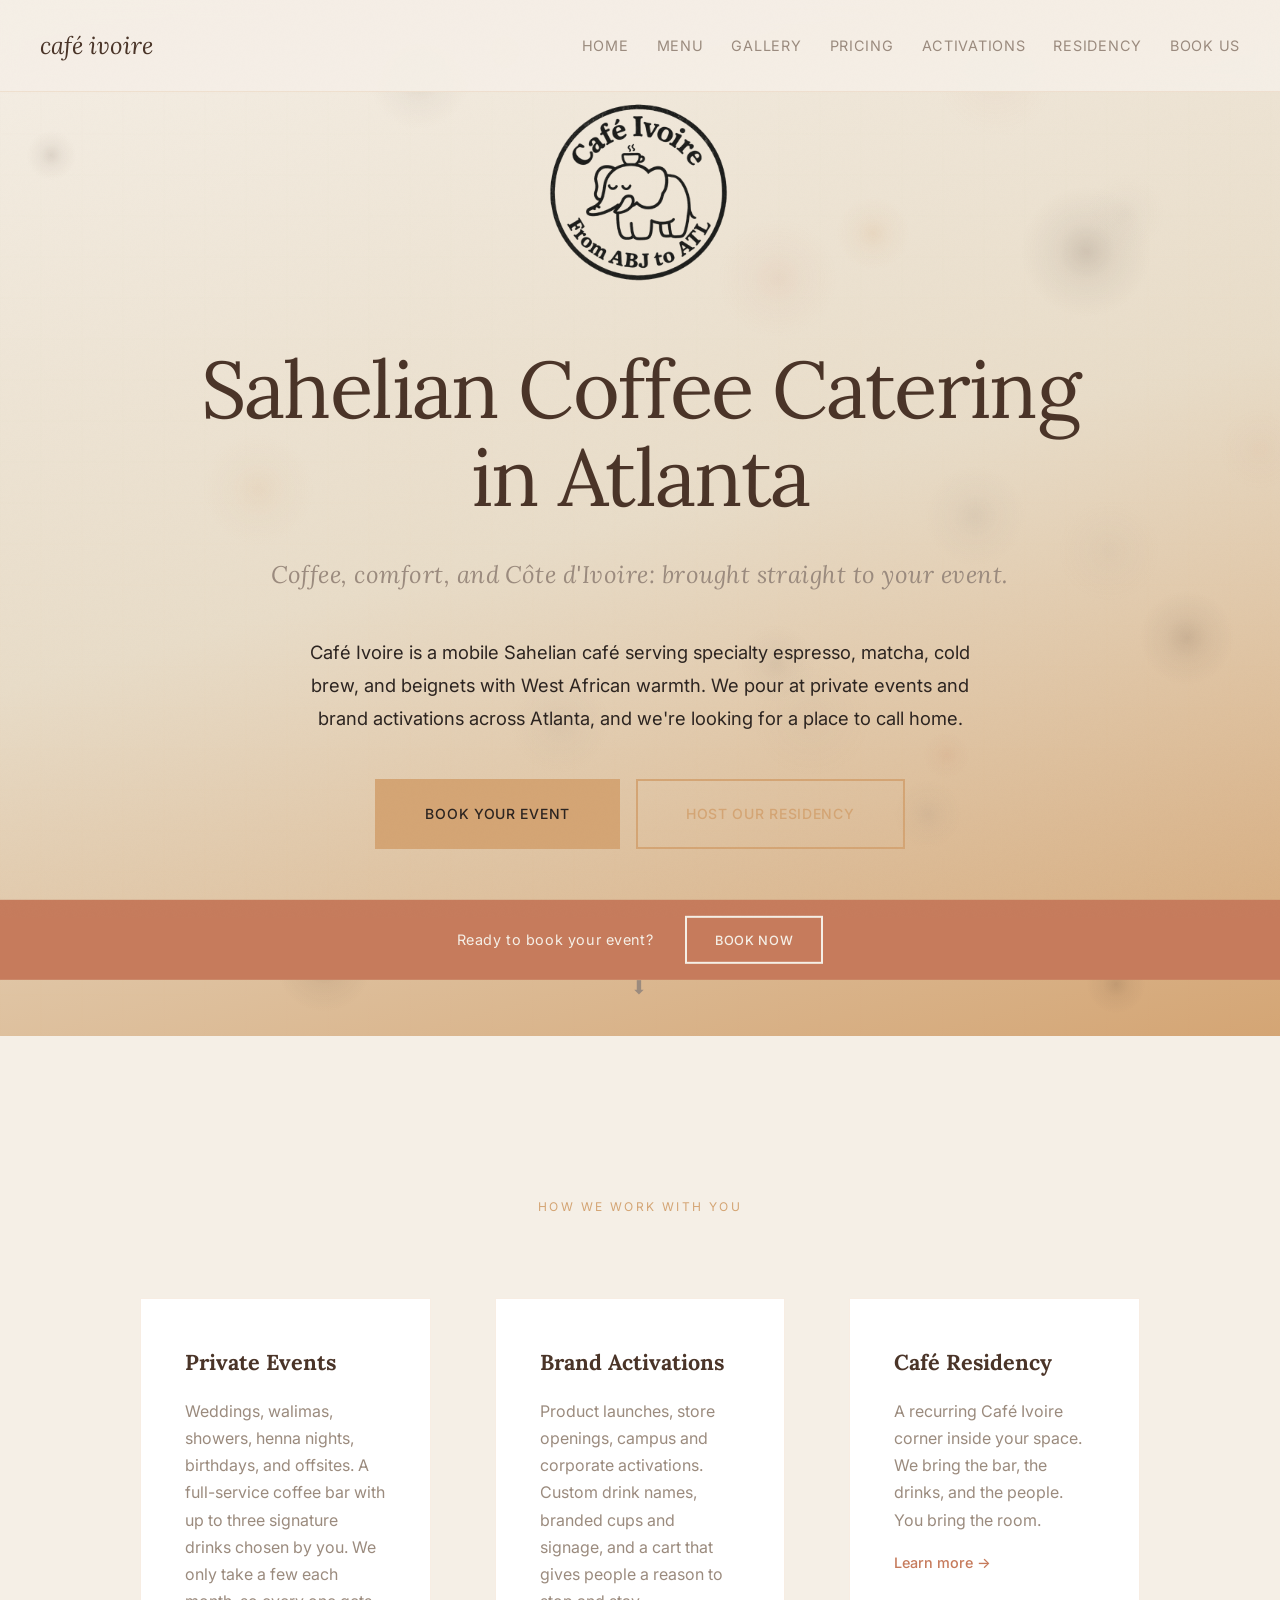
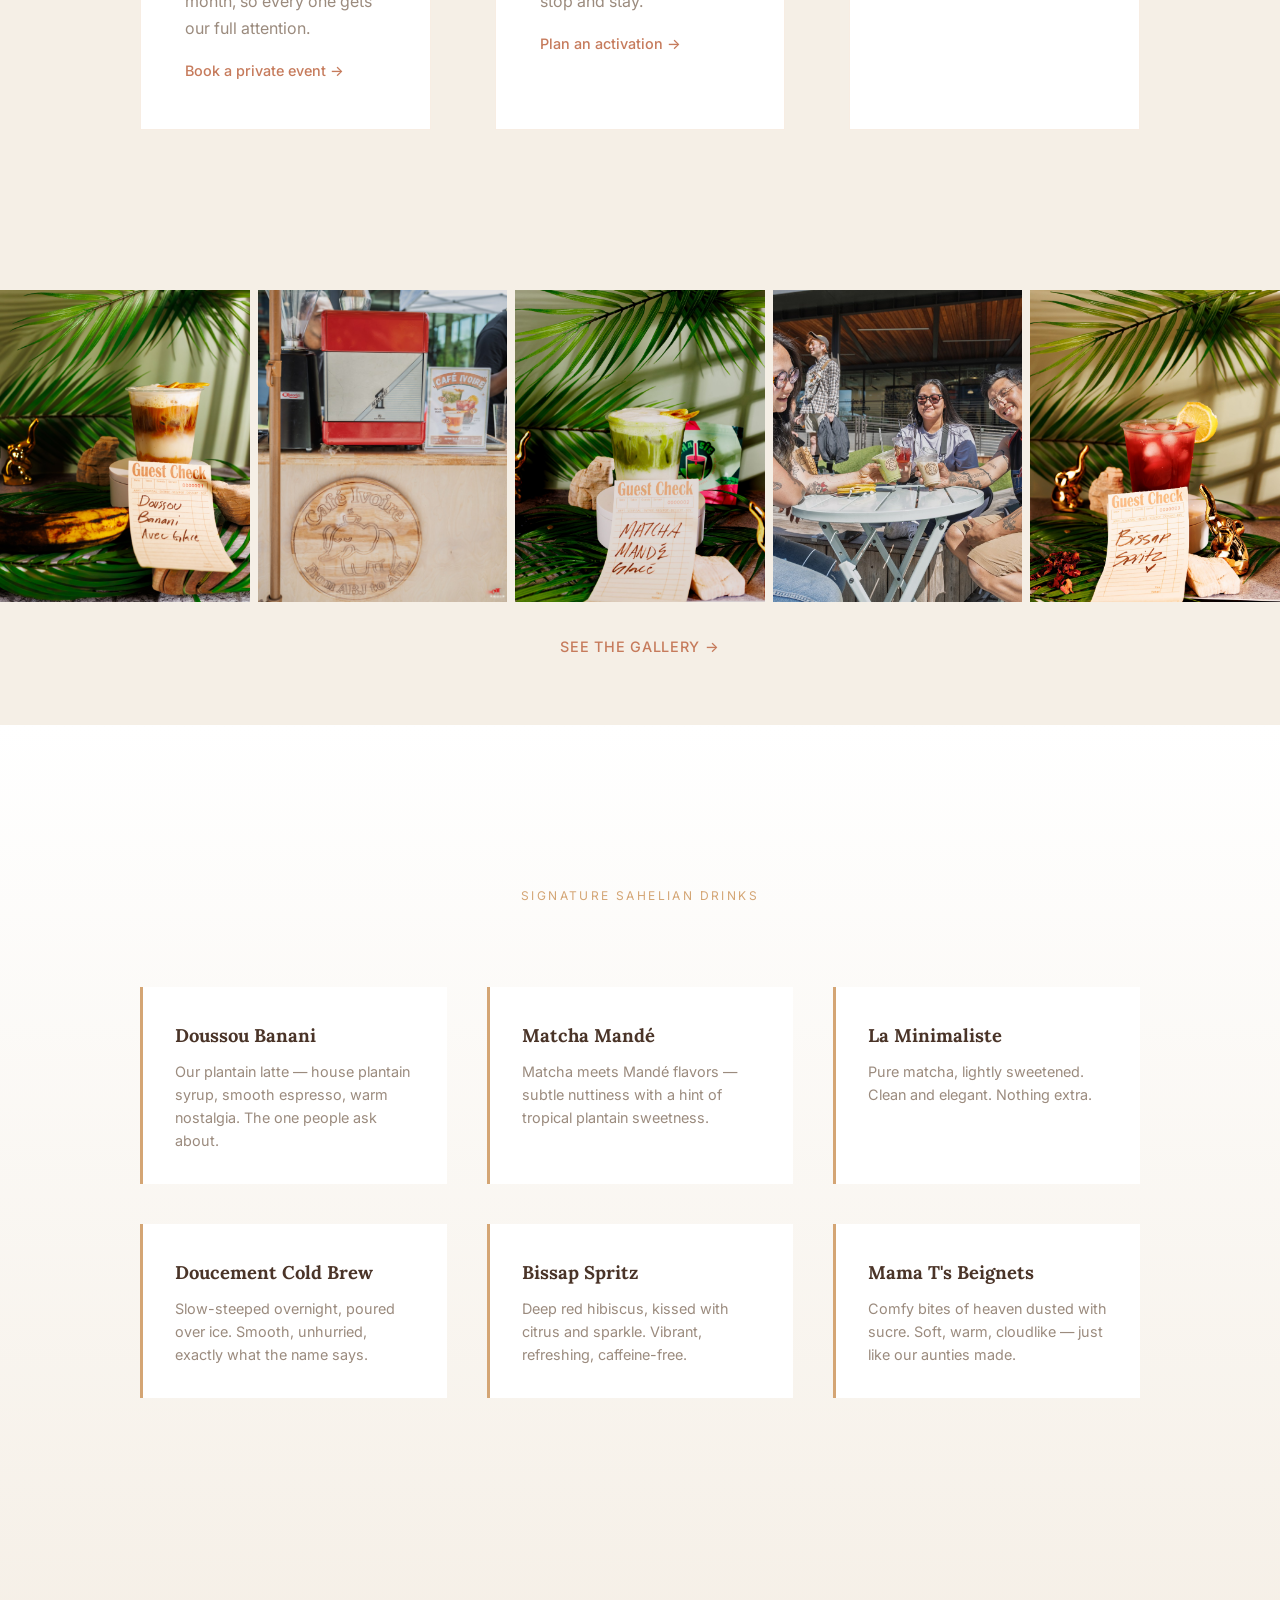
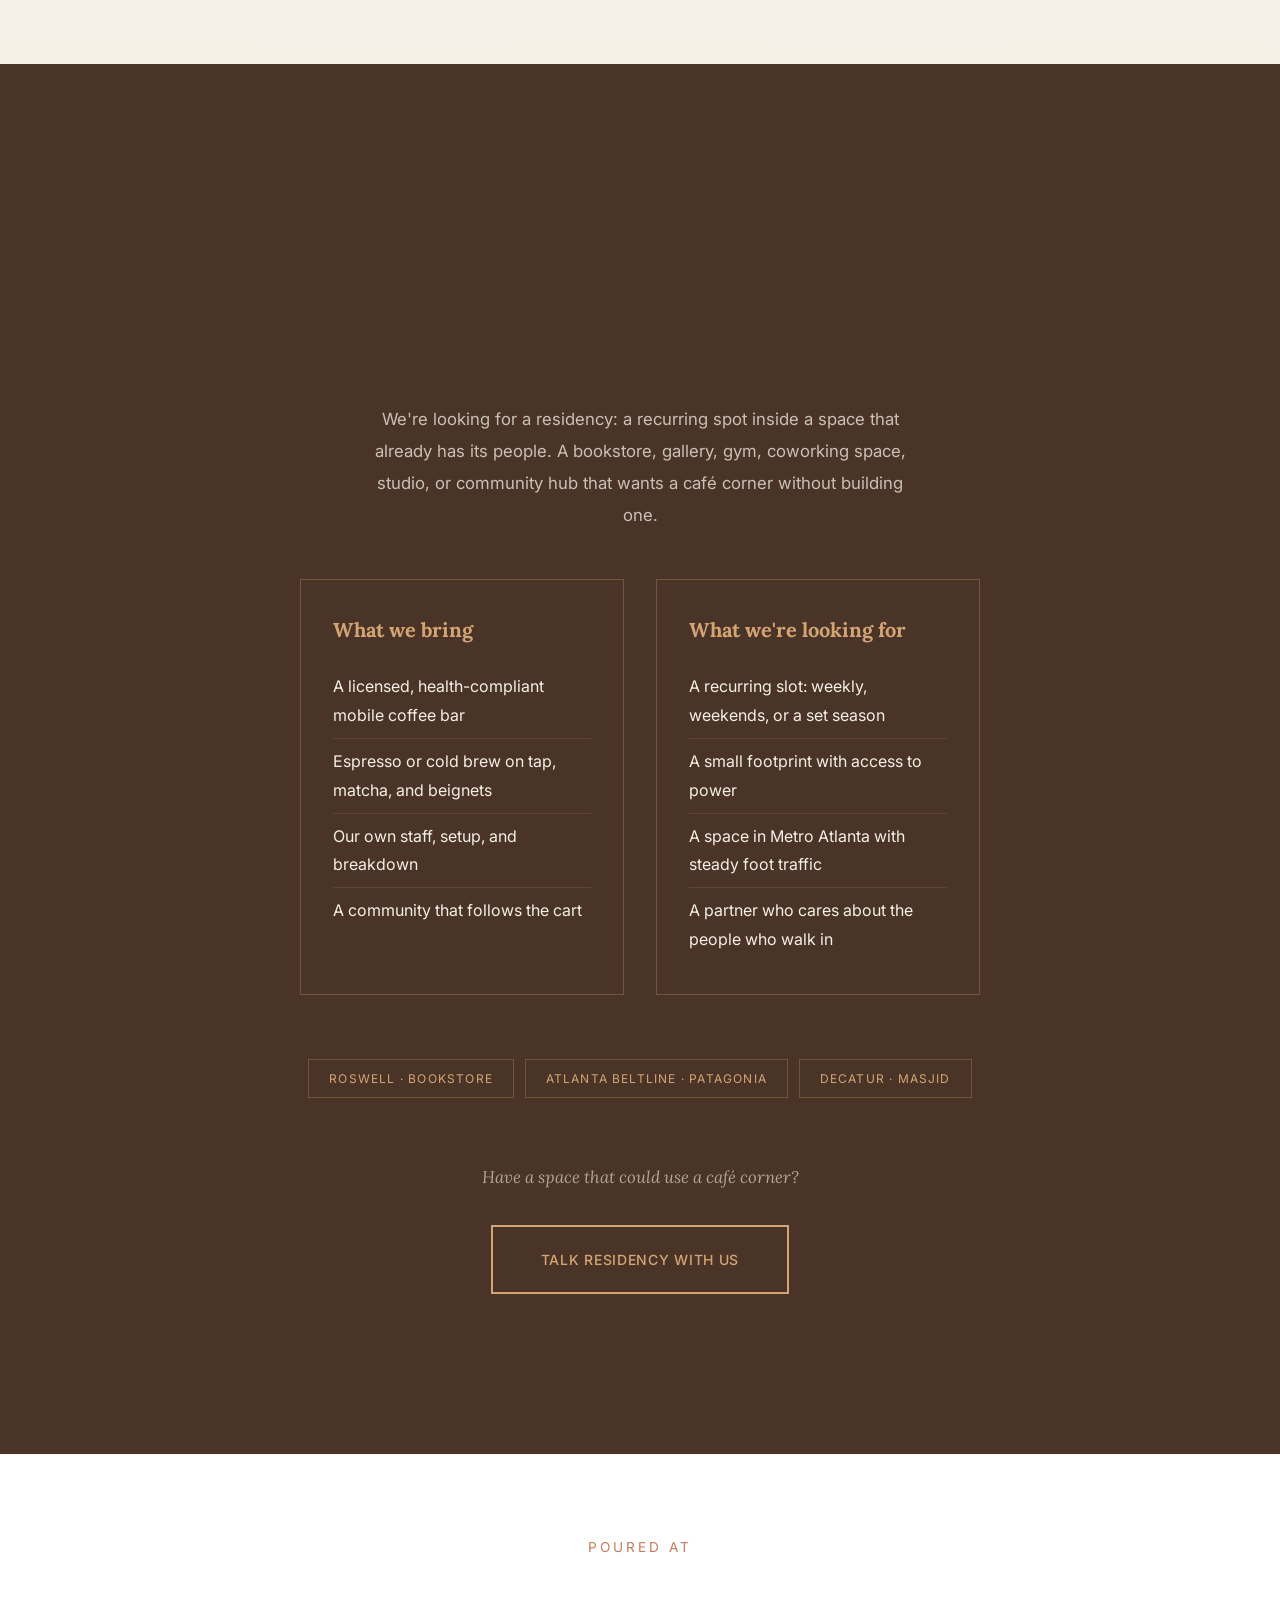
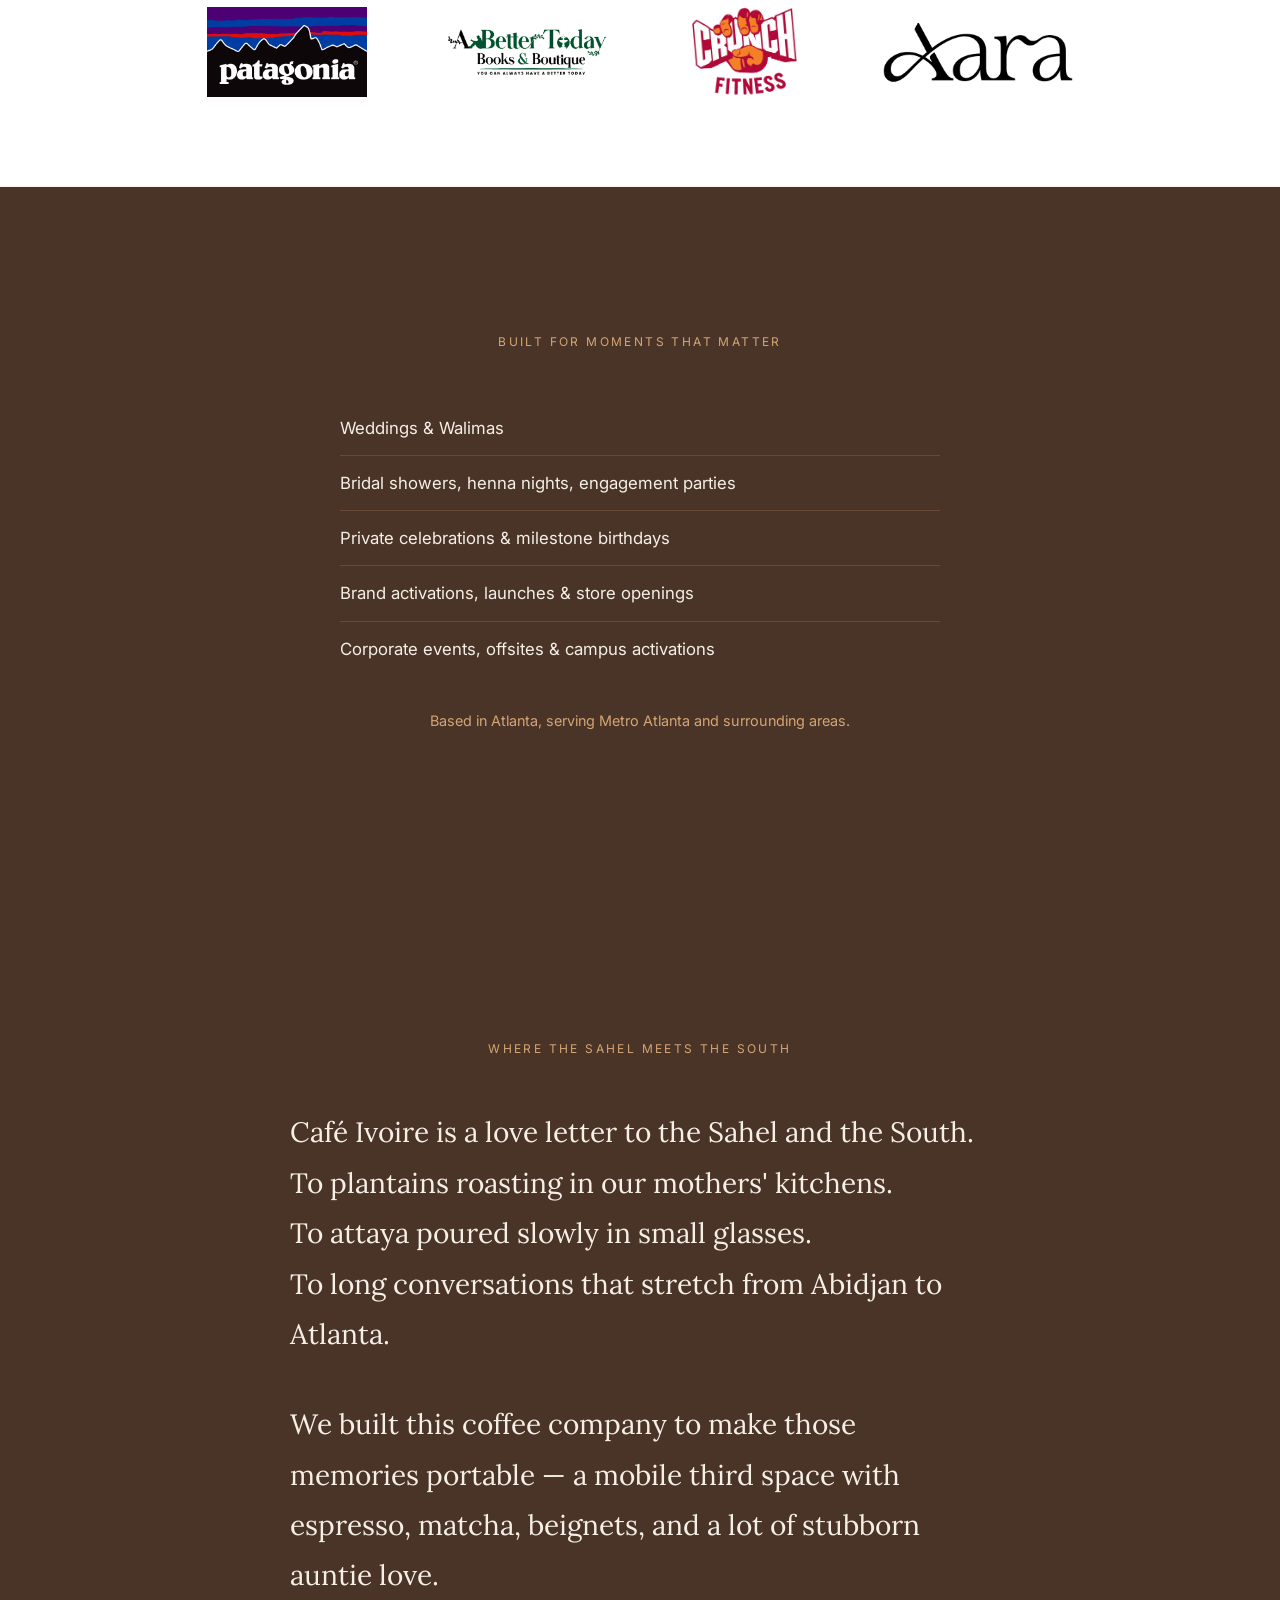
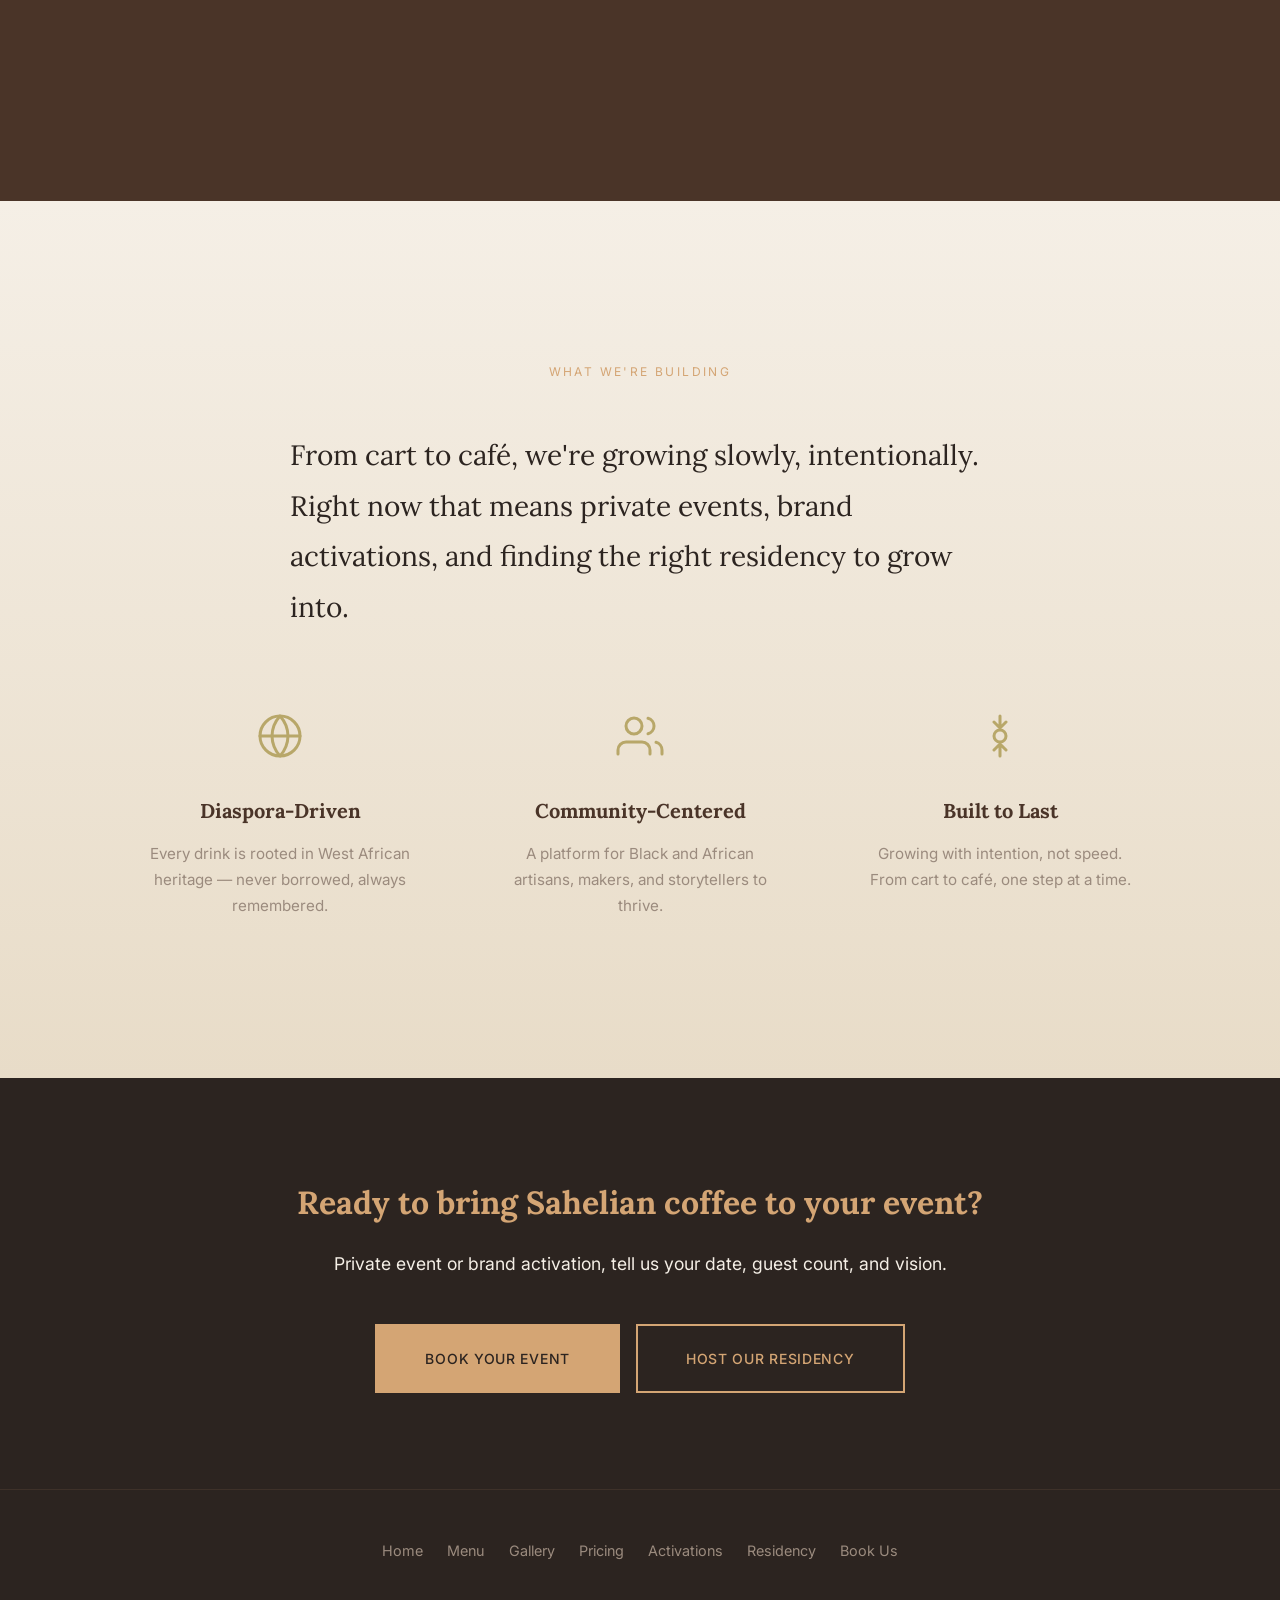
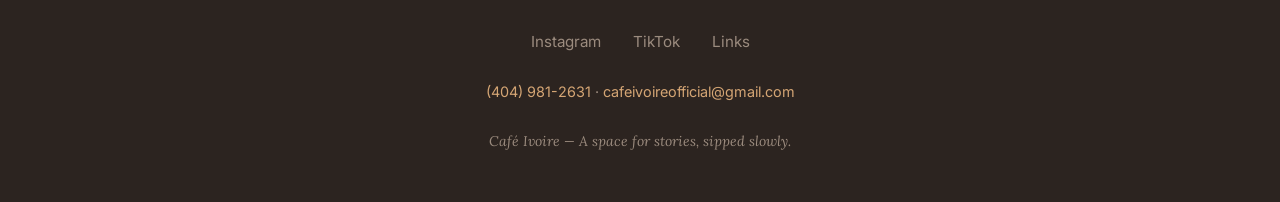
<file: index.html>
<!DOCTYPE html>
<html lang="en">

<head>
    <meta charset="UTF-8">
    <meta name="viewport" content="width=device-width, initial-scale=1.0">
    <title>Café Ivoire – Sahelian Coffee Catering in Atlanta</title>
    <meta name="description"
        content="Café Ivoire is a Sahelian coffee company in Atlanta offering mobile espresso and cold brew bars for private events and brand activations. Now seeking a café residency.">
    <link rel="preconnect" href="https://fonts.googleapis.com">
    <link rel="preconnect" href="https://fonts.gstatic.com" crossorigin>
    <link
        href="https://fonts.googleapis.com/css2?family=Lora:ital,wght@0,400;0,600;1,400&family=Inter:wght@300;400;500&display=swap"
        rel="stylesheet">
    <link rel="icon" type="image/png" href="/images/favicon.png">
    <link rel="stylesheet" href="/style.css?v=7" />
</head>

<body>

    <!-- Navigation -->
    <nav class="main-nav" id="mainNav">
        <div class="nav-container">
            <a href="/" class="logo-link">café ivoire</a>
            <button class="hamburger" aria-label="Toggle menu">
                <span></span>
                <span></span>
                <span></span>
            </button>
            <ul class="nav-links">
                <li><a href="/">Home</a></li>
                <li><a href="/menu.html">Menu</a></li>
                <li><a href="/gallery.html">Gallery</a></li>
                <li><a href="/pricing.html">Pricing</a></li>
                <li><a href="/activations.html">Activations</a></li>
                <li><a href="/residency.html">Residency</a></li>
                <li><a href="/book.html">Book Us</a></li>
            </ul>
        </div>
    </nav>

    <!-- Hero -->
    <section class="hero" id="hero">
        <canvas id="particleCanvas" class="particle-canvas"></canvas>
        <div class="hero-content">
            <img src="/images/logo.png" alt="Café Ivoire Logo"
                class="hero-enter"
                style="width:200px;height:200px;margin-bottom:2.5rem;animation-delay:0ms">
            <h1 class="hero-enter" style="animation-delay:300ms">Sahelian Coffee Catering in Atlanta</h1>
            <p class="tagline hero-enter" style="animation-delay:550ms">Coffee, comfort, and Côte d'Ivoire: brought straight to your event.</p>
            <p class="hero-body hero-enter" style="animation-delay:800ms">
                Café Ivoire is a mobile Sahelian café serving specialty espresso, matcha, cold brew, and beignets
                with West African warmth. We pour at private events and brand activations across Atlanta, and
                we're looking for a place to call home.
            </p>
            <div class="hero-buttons hero-enter" style="animation-delay:1100ms">
                <a href="/book.html" class="cta-button primary">Book Your Event</a>
                <a href="/residency.html" class="cta-button secondary">Host Our Residency</a>
            </div>
        </div>
        <div class="scroll-indicator hero-enter" style="animation-delay:1700ms">Where the Sahel meets the South</div>
    </section>

    <!-- What We Do -->
    <section class="what-we-do">
        <div class="story-content">
            <span class="section-label reveal">How We Work With You</span>
        </div>
        <div class="services-grid reveal-stagger">
            <div class="service-item">
                <h3>Private Events</h3>
                <p>Weddings, walimas, showers, henna nights, birthdays, and offsites. A full-service coffee bar with
                    up to three signature drinks chosen by you. We only take a few each month, so every one gets our
                    full attention.</p>
                <a href="/book.html?type=private-event" class="service-link">Book a private event →</a>
            </div>
            <div class="service-item">
                <h3>Brand Activations</h3>
                <p>Product launches, store openings, campus and corporate activations. Custom drink names, branded
                    cups and signage, and a cart that gives people a reason to stop and stay.</p>
                <a href="/activations.html" class="service-link">Plan an activation →</a>
            </div>
            <div class="service-item">
                <h3>Café Residency</h3>
                <p>A recurring Café Ivoire corner inside your space. We bring the bar, the drinks, and the people.
                    You bring the room.</p>
                <a href="/residency.html" class="service-link">Learn more →</a>
            </div>
        </div>
    </section>

    <!-- Photo Strip -->
    <section class="photo-strip" aria-label="Café Ivoire in action">
        <div class="photo-strip-track reveal-stagger">
            <img src="/images/gallery/sessions/drink-doussou-2.jpg" alt="Doussou Banani, avec glace" loading="lazy">
            <img src="/images/gallery/sessions/session-07.jpg" alt="The Café Ivoire cart" loading="lazy">
            <img src="/images/gallery/sessions/drink-matcha-1.jpg" alt="Matcha Mandé" loading="lazy">
            <img src="/images/gallery/sessions/session-10.jpg" alt="Guests sharing drinks on the Beltline" loading="lazy">
            <img src="/images/gallery/sessions/drink-bissap.jpg" alt="Bissap Spritz" loading="lazy">
        </div>
        <a href="/gallery.html" class="photo-strip-link">See the gallery →</a>
    </section>

    <!-- Signature Drinks -->
    <section class="signature-section">
        <div class="story-content">
            <span class="section-label reveal">Signature Sahelian Drinks</span>
        </div>
        <div class="signature-grid reveal-stagger">
            <div class="signature-item">
                <h3>Doussou Banani</h3>
                <p>Our plantain latte — house plantain syrup, smooth espresso, warm nostalgia. The one people ask about.</p>
            </div>
            <div class="signature-item">
                <h3>Matcha Mandé</h3>
                <p>Matcha meets Mandé flavors — subtle nuttiness with a hint of tropical plantain sweetness.</p>
            </div>
            <div class="signature-item">
                <h3>La Minimaliste</h3>
                <p>Pure matcha, lightly sweetened. Clean and elegant. Nothing extra.</p>
            </div>
            <div class="signature-item">
                <h3>Doucement Cold Brew</h3>
                <p>Slow-steeped overnight, poured over ice. Smooth, unhurried, exactly what the name says.</p>
            </div>
            <div class="signature-item">
                <h3>Bissap Spritz</h3>
                <p>Deep red hibiscus, kissed with citrus and sparkle. Vibrant, refreshing, caffeine-free.</p>
            </div>
            <div class="signature-item">
                <h3>Mama T's Beignets</h3>
                <p>Comfy bites of heaven dusted with sucre. Soft, warm, cloudlike — just like our aunties made.</p>
            </div>
        </div>
        <p class="signature-note reveal">Every drink carries a memory from home — crafted with plantains, vanilla, butter,
            strawberry purée, and Sahelian warmth.</p>
    </section>

    <!-- Residency -->
    <section class="sessions-section" id="residency">
        <div class="sessions-inner">
            <span class="section-label reveal">Now Seeking a Residency</span>
            <h2 class="sessions-heading reveal">Looking for a home base.</h2>
            <p class="sessions-body reveal">
                We're looking for a residency: a recurring spot inside a space that already has its people.
                A bookstore, gallery, gym, coworking space, studio, or community hub that wants a café corner
                without building one.
            </p>
            <div class="residency-grid reveal-stagger">
                <div class="residency-item">
                    <h3>What we bring</h3>
                    <ul>
                        <li>A licensed, health-compliant mobile coffee bar</li>
                        <li>Espresso or cold brew on tap, matcha, and beignets</li>
                        <li>Our own staff, setup, and breakdown</li>
                        <li>A community that follows the cart</li>
                    </ul>
                </div>
                <div class="residency-item">
                    <h3>What we're looking for</h3>
                    <ul>
                        <li>A recurring slot: weekly, weekends, or a set season</li>
                        <li>A small footprint with access to power</li>
                        <li>A space in Metro Atlanta with steady foot traffic</li>
                        <li>A partner who cares about the people who walk in</li>
                    </ul>
                </div>
            </div>
            <div class="sessions-tags reveal-stagger">
                <span class="session-tag">Roswell · Bookstore</span>
                <span class="session-tag">Atlanta Beltline · Patagonia</span>
                <span class="session-tag">Decatur · Masjid</span>
            </div>
            <div class="sessions-cta reveal">
                <p class="sessions-cta-text">Have a space that could use a café corner?</p>
                <a href="/book.html?type=residency" class="cta-button sessions-btn">Talk Residency With Us</a>
            </div>
        </div>
    </section>

    <!-- Partners -->
    <section class="partners-section">
        <div class="partners-inner">
            <span class="partners-label reveal">Poured at</span>
            <div class="partners-logos reveal-stagger">
                <div class="partner-logo">
                    <img src="/images/partners/patagonia.png" alt="Patagonia"
                        onerror="this.style.display='none';this.nextElementSibling.style.display='block'">
                    <span class="partner-name-fallback" style="display:none">Patagonia</span>
                </div>
                <div class="partner-logo">
                    <img src="/images/partners/a-better-today.png" alt="A Better Today Books &amp; Boutique"
                        onerror="this.style.display='none';this.nextElementSibling.style.display='block'">
                    <span class="partner-name-fallback" style="display:none">A Better Today Books &amp; Boutique</span>
                </div>
                <div class="partner-logo">
                    <img src="/images/partners/crunch-fitness.webp" alt="Crunch Fitness"
                        onerror="this.style.display='none';this.nextElementSibling.style.display='block'">
                    <span class="partner-name-fallback" style="display:none">Crunch Fitness</span>
                </div>
                <div class="partner-logo">
                    <img src="/images/partners/aara.png" alt="AARA"
                        onerror="this.style.display='none';this.nextElementSibling.style.display='block'">
                    <span class="partner-name-fallback" style="display:none">AARA</span>
                </div>
            </div>
        </div>
    </section>

    <!-- Who It's For -->
    <section class="who-section">
        <div class="story-content">
            <span class="section-label reveal">Built for Moments That Matter</span>
        </div>
        <div class="events-list">
            <ul class="reveal-stagger">
                <li>Weddings &amp; Walimas</li>
                <li>Bridal showers, henna nights, engagement parties</li>
                <li>Private celebrations &amp; milestone birthdays</li>
                <li>Brand activations, launches &amp; store openings</li>
                <li>Corporate events, offsites &amp; campus activations</li>
            </ul>
            <p class="location-note reveal">Based in Atlanta, serving Metro Atlanta and surrounding areas.</p>
        </div>
    </section>

    <!-- Our Story -->
    <section class="story-section">
        <div class="story-content" data-story-block>
            <span class="section-label story-line">Where the Sahel Meets the South</span>
            <div class="story-text">
                <span class="story-line">Café Ivoire is a love letter to the Sahel and the South.</span>
                <span class="story-line">To plantains roasting in our mothers' kitchens.</span>
                <span class="story-line">To attaya poured slowly in small glasses.</span>
                <span class="story-line">To long conversations that stretch from Abidjan to Atlanta.</span>
            </div>
            <div class="story-text" style="margin-top:2.5rem">
                <span class="story-line">We built this coffee company to make those memories portable — a mobile third space with espresso, matcha, beignets, and a lot of stubborn auntie love.</span>
            </div>
        </div>
    </section>

    <!-- Values -->
    <section class="values-section">
        <div class="story-content">
            <span class="section-label reveal">What We're Building</span>
            <p class="story-text reveal" style="margin-bottom:4rem">
                From cart to café, we're growing slowly, intentionally. Right now that means private events, brand
                activations, and finding the right residency to grow into.
            </p>
        </div>
        <div class="values-grid reveal-stagger">
            <div class="value-item">
                <svg class="value-icon" width="48" height="48" viewBox="0 0 24 24" fill="none" stroke="currentColor"
                    stroke-width="1.5" stroke-linecap="round" stroke-linejoin="round">
                    <circle cx="12" cy="12" r="10"></circle>
                    <line x1="2" y1="12" x2="22" y2="12"></line>
                    <path d="M12 2a15.3 15.3 0 0 1 4 10 15.3 15.3 0 0 1-4 10 15.3 15.3 0 0 1-4-10 15.3 15.3 0 0 1 4-10z"></path>
                </svg>
                <h3 class="value-title">Diaspora-Driven</h3>
                <p class="value-description">Every drink is rooted in West African heritage — never borrowed, always remembered.</p>
            </div>
            <div class="value-item">
                <svg class="value-icon" width="48" height="48" viewBox="0 0 24 24" fill="none" stroke="currentColor"
                    stroke-width="1.5" stroke-linecap="round" stroke-linejoin="round">
                    <path d="M17 21v-2a4 4 0 0 0-4-4H5a4 4 0 0 0-4 4v2"></path>
                    <circle cx="9" cy="7" r="4"></circle>
                    <path d="M23 21v-2a4 4 0 0 0-3-3.87"></path>
                    <path d="M16 3.13a4 4 0 0 1 0 7.75"></path>
                </svg>
                <h3 class="value-title">Community-Centered</h3>
                <p class="value-description">A platform for Black and African artisans, makers, and storytellers to thrive.</p>
            </div>
            <div class="value-item">
                <svg class="value-icon" width="48" height="48" viewBox="0 0 24 24" fill="none" stroke="currentColor"
                    stroke-width="1.5" stroke-linecap="round" stroke-linejoin="round">
                    <path d="M12 2v6m0 0L9 5m3 3l3-3"></path>
                    <path d="M12 22v-6m0 0l-3 3m3-3l3 3"></path>
                    <circle cx="12" cy="12" r="3"></circle>
                </svg>
                <h3 class="value-title">Built to Last</h3>
                <p class="value-description">Growing with intention, not speed. From cart to café, one step at a time.</p>
            </div>
        </div>
    </section>

    <!-- CTA Strip -->
    <section class="cta-strip reveal">
        <h2>Ready to bring Sahelian coffee to your event?</h2>
        <p>Private event or brand activation, tell us your date, guest count, and vision.</p>
        <div class="hero-buttons">
            <a href="/book.html" class="cta-button">Book Your Event</a>
            <a href="/residency.html" class="cta-button secondary">Host Our Residency</a>
        </div>
    </section>

    <!-- Footer -->
    <footer>
        <div class="footer-content">
            <div class="footer-links">
                <a href="/">Home</a>
                <a href="/menu.html">Menu</a>
                <a href="/gallery.html">Gallery</a>
                <a href="/pricing.html">Pricing</a>
                <a href="/activations.html">Activations</a>
                <a href="/residency.html">Residency</a>
                <a href="/book.html">Book Us</a>
            </div>
            <div class="social-links">
                <a href="https://instagram.com/cafe_ivoire" target="_blank">Instagram</a>
                <a href="https://tiktok.com/@cafe_ivoire" target="_blank">TikTok</a>
                <a href="https://beacons.ai/cafe_ivoire" target="_blank">Links</a>
            </div>
            <p class="footer-contact"><a href="tel:+14049812631">(404) 981-2631</a> · <a href="mailto:cafeivoireofficial@gmail.com">cafeivoireofficial@gmail.com</a></p>
            <p>Café Ivoire — A space for stories, sipped slowly.</p>
        </div>
    </footer>

    <!-- Sticky CTA -->
    <div class="sticky-cta" id="stickyCta">
        <p>Ready to book your event?</p>
        <a href="/book.html" class="cta-button">Book Now</a>
    </div>

    <script>
        // ── Hamburger ───────────────────────────────────────────
        const hamburger = document.querySelector('.hamburger');
        const navLinks  = document.querySelector('.nav-links');

        function openMenu() {
            hamburger.classList.add('active');
            navLinks.classList.add('active');
            nav.classList.add('menu-open');
        }
        function closeMenu() {
            hamburger.classList.remove('active');
            navLinks.classList.remove('active');
            nav.classList.remove('menu-open');
        }

        hamburger.addEventListener('click', () => {
            nav.classList.contains('menu-open') ? closeMenu() : openMenu();
        });
        document.addEventListener('click', (e) => {
            if (!hamburger.contains(e.target) && !navLinks.contains(e.target)) closeMenu();
        });
        navLinks.querySelectorAll('a').forEach(link => {
            link.addEventListener('click', closeMenu);
        });

        // ── Fuzzy particle system ───────────────────────────────
        (function () {
            const canvas = document.getElementById('particleCanvas');
            const ctx    = canvas.getContext('2d');

            const COLORS = [
                [198, 123, 92],   // terracotta
                [212, 165, 116],  // gold
                [74,  52,  40],   // deep brown
                [155, 139, 126],  // sage
            ];

            function resize() {
                canvas.width  = canvas.offsetWidth;
                canvas.height = canvas.offsetHeight;
            }
            resize();
            window.addEventListener('resize', resize, { passive: true });

            function makeParticle(startAnywhere) {
                const r = 18 + Math.random() * 52;
                return {
                    x:           Math.random() * canvas.width,
                    y:           startAnywhere
                                   ? Math.random() * canvas.height
                                   : canvas.height + r + Math.random() * 120,
                    r,
                    opacity:     0.05 + Math.random() * 0.13,
                    speed:       0.12 + Math.random() * 0.32,
                    wobble:      (Math.random() - 0.5) * 0.45,
                    wobbleFreq:  0.007 + Math.random() * 0.014,
                    wobblePhase: Math.random() * Math.PI * 2,
                    color:       COLORS[Math.floor(Math.random() * COLORS.length)],
                };
            }

            const COUNT     = 20;
            const particles = Array.from({ length: COUNT }, () => makeParticle(true));
            let   t         = 0;

            function draw() {
                ctx.clearRect(0, 0, canvas.width, canvas.height);
                t++;

                particles.forEach(p => {
                    p.y -= p.speed;
                    p.x += Math.sin(t * p.wobbleFreq + p.wobblePhase) * p.wobble;

                    if (p.y + p.r < 0) {
                        Object.assign(p, makeParticle(false));
                    }

                    const g = ctx.createRadialGradient(p.x, p.y, 0, p.x, p.y, p.r);
                    const [r, gr, b] = p.color;
                    g.addColorStop(0,    `rgba(${r},${gr},${b},${p.opacity})`);
                    g.addColorStop(0.45, `rgba(${r},${gr},${b},${p.opacity * 0.35})`);
                    g.addColorStop(1,    `rgba(${r},${gr},${b},0)`);

                    ctx.beginPath();
                    ctx.arc(p.x, p.y, p.r, 0, Math.PI * 2);
                    ctx.fillStyle = g;
                    ctx.fill();
                });

                requestAnimationFrame(draw);
            }
            draw();
        })();

        // ── Scroll reveal ───────────────────────────────────────
        const revealObserver = new IntersectionObserver((entries) => {
            entries.forEach(entry => {
                if (entry.isIntersecting) {
                    entry.target.classList.add('visible');
                    revealObserver.unobserve(entry.target);
                }
            });
        }, { threshold: 0.12, rootMargin: '0px 0px -40px 0px' });

        document.querySelectorAll('.reveal, .reveal-stagger').forEach(el => {
            revealObserver.observe(el);
        });

        // ── Story line stagger ──────────────────────────────────
        const storyObserver = new IntersectionObserver((entries) => {
            entries.forEach(entry => {
                if (entry.isIntersecting) {
                    entry.target.querySelectorAll('.story-line').forEach((line, i) => {
                        line.style.transitionDelay = `${i * 180}ms`;
                        line.classList.add('visible');
                    });
                    storyObserver.unobserve(entry.target);
                }
            });
        }, { threshold: 0.15 });

        document.querySelectorAll('[data-story-block]').forEach(el => {
            storyObserver.observe(el);
        });

        // ── Scroll: nav + sticky CTA + parallax ────────────────
        const nav        = document.getElementById('mainNav');
        const hero       = document.getElementById('hero');
        const heroContent = hero.querySelector('.hero-content');
        const stickyCta  = document.getElementById('stickyCta');

        window.addEventListener('scroll', () => {
            const scrollY = window.pageYOffset;
            nav.classList.toggle('scrolled', scrollY > 60);
            stickyCta.classList.toggle('visible', hero.getBoundingClientRect().bottom < 0);
            if (scrollY < window.innerHeight * 1.2) {
                heroContent.style.transform = `translateY(${scrollY * 0.16}px)`;
            }
        }, { passive: true });
    </script>

</body>
</html>
</file>
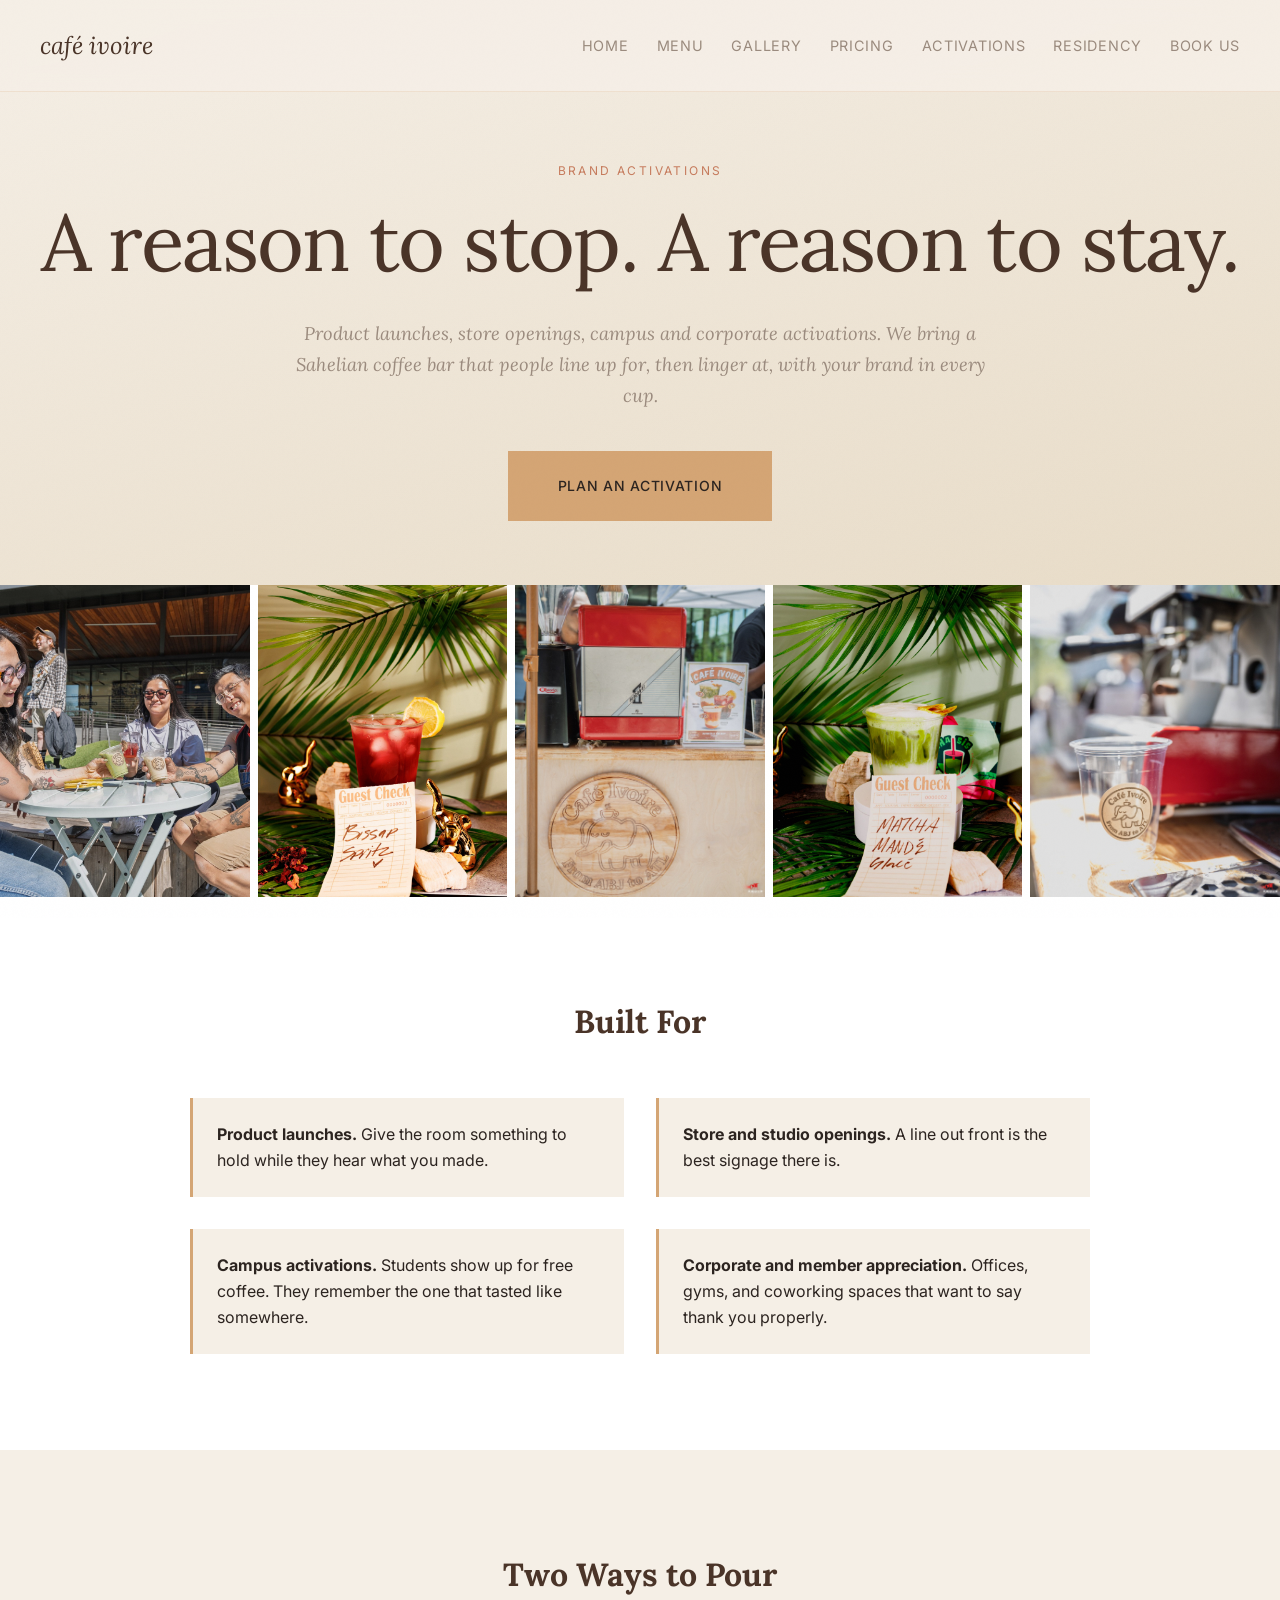
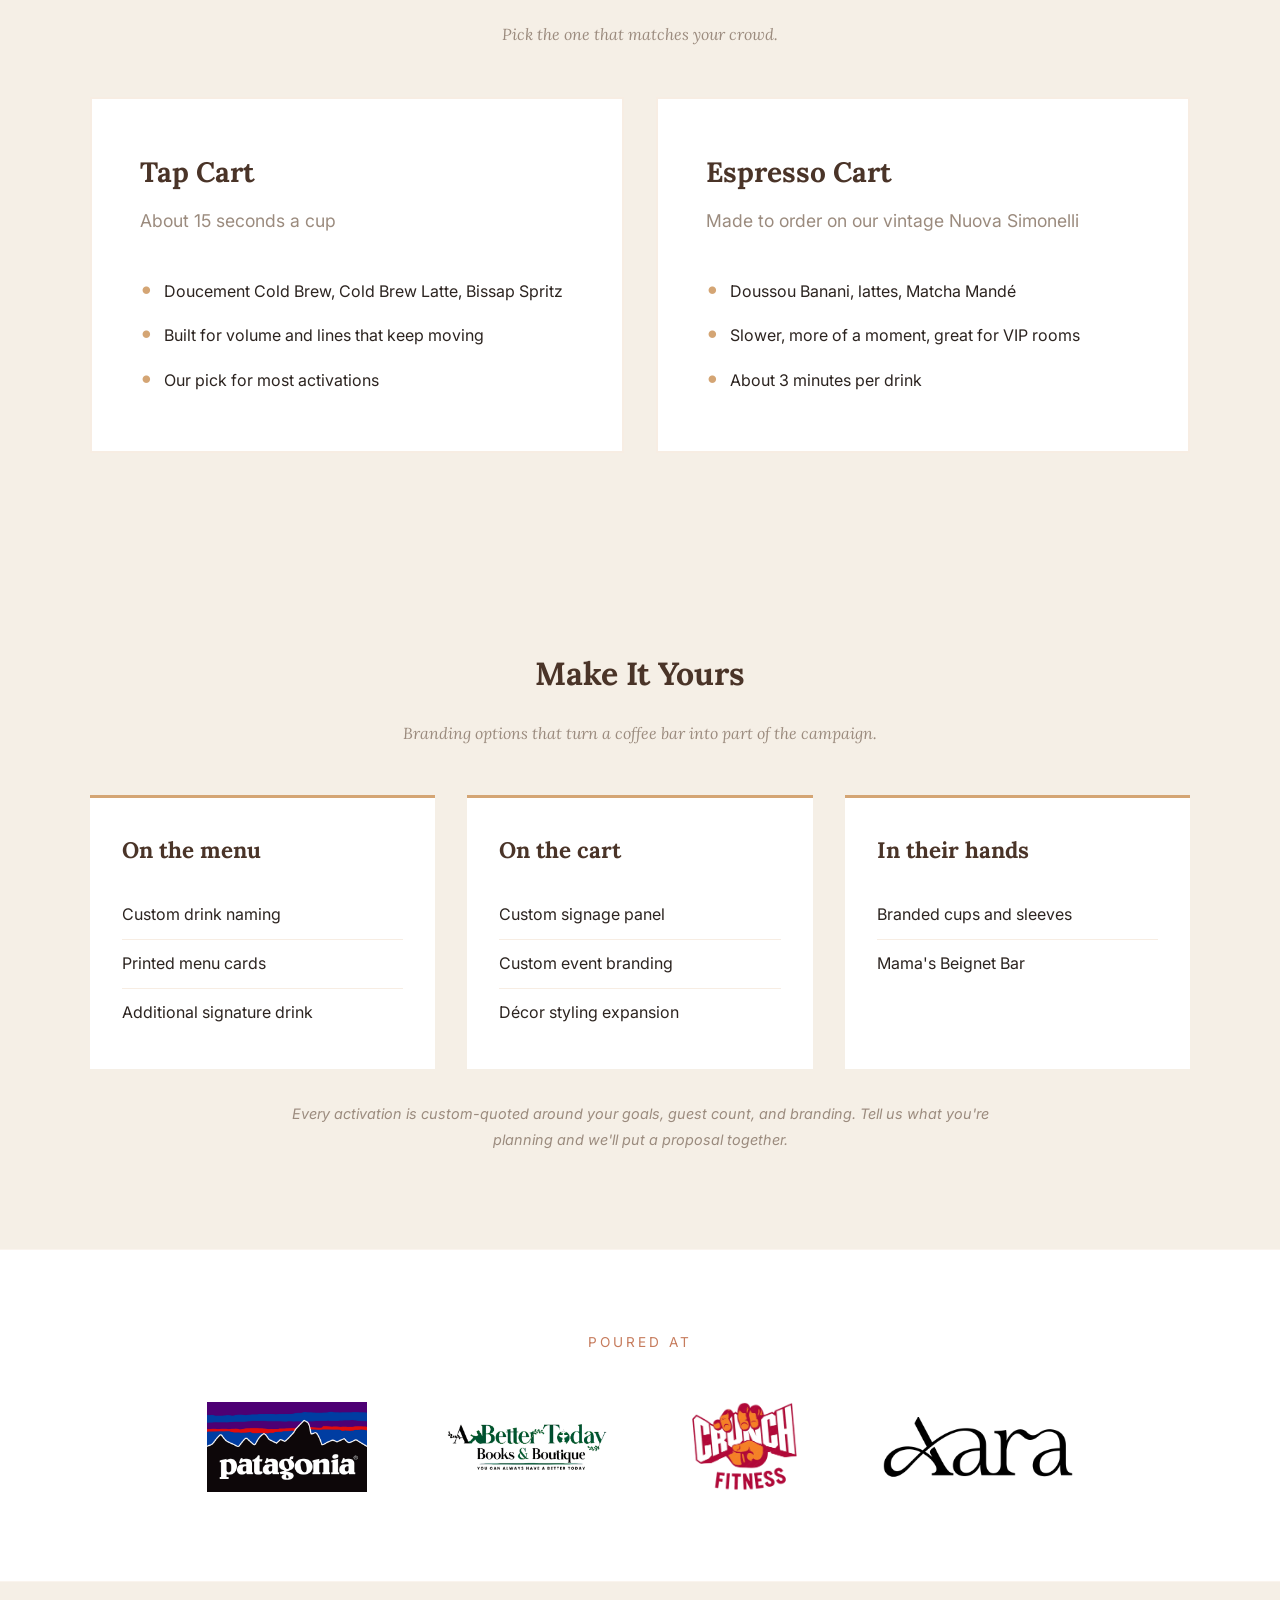
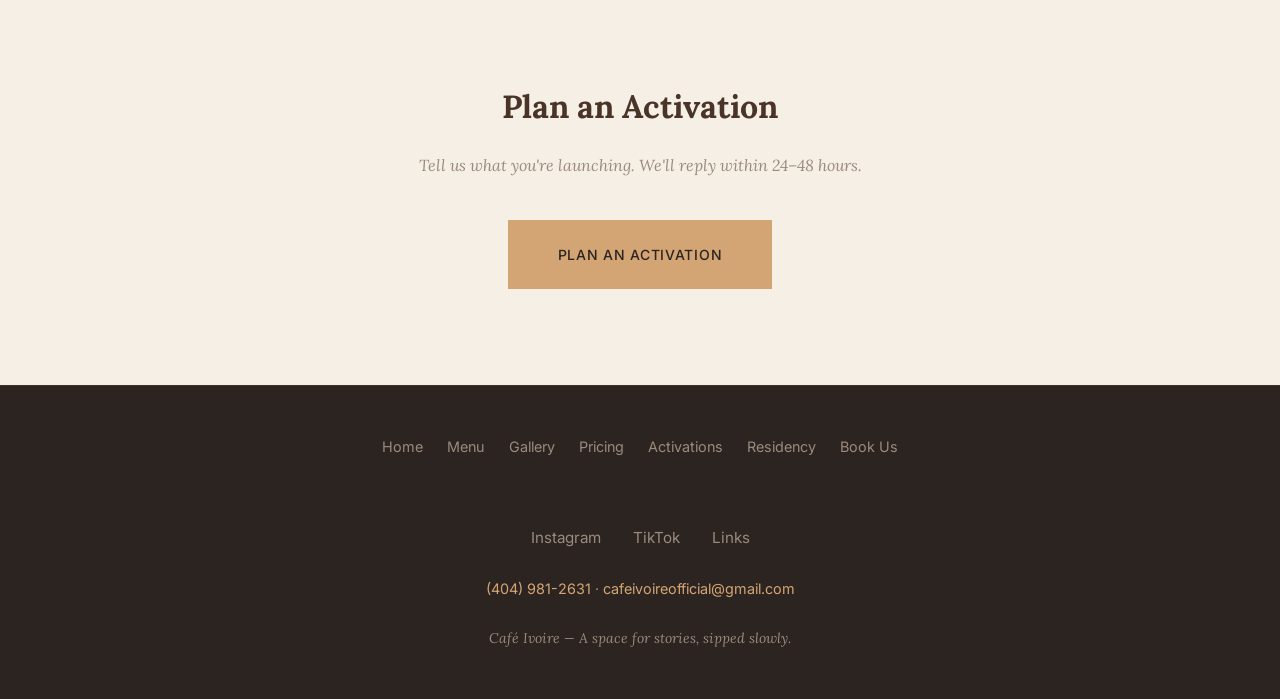
<file: activations.html>
<!DOCTYPE html>
<html lang="en">

<head>
    <meta charset="UTF-8">
    <meta name="viewport" content="width=device-width, initial-scale=1.0">
    <title>Brand Activations – Café Ivoire | Atlanta Coffee Catering</title>
    <meta name="description"
        content="Brand activations with Café Ivoire: a Sahelian coffee bar for product launches, store openings, and campus and corporate activations in Atlanta.">
    <link rel="icon" type="image/png" href="/images/favicon.png">
    <link rel="preconnect" href="https://fonts.googleapis.com">
    <link rel="preconnect" href="https://fonts.gstatic.com" crossorigin>
    <link
        href="https://fonts.googleapis.com/css2?family=Lora:ital,wght@0,400;0,600;1,400&family=Inter:wght@300;400;500&display=swap"
        rel="stylesheet">
    <link rel="stylesheet" href="/style.css?v=7" />
</head>

<body>

    <!-- Navigation -->
    <nav class="main-nav">
        <div class="nav-container">
            <a href="/" class="logo-link">café ivoire</a>
            <button class="hamburger" aria-label="Toggle menu">
                <span></span>
                <span></span>
                <span></span>
            </button>
            <ul class="nav-links">
                <li><a href="/">Home</a></li>
                <li><a href="/menu.html">Menu</a></li>
                <li><a href="/gallery.html">Gallery</a></li>
                <li><a href="/pricing.html">Pricing</a></li>
                <li><a href="/activations.html">Activations</a></li>
                <li><a href="/residency.html">Residency</a></li>
                <li><a href="/book.html">Book Us</a></li>
            </ul>
        </div>
    </nav>

    <!-- Hero -->
    <section class="pricing-hero">
        <p class="rate-label">Brand Activations</p>
        <h1>A reason to stop. A reason to stay.</h1>
        <p class="pricing-subtitle">Product launches, store openings, campus and corporate activations. We bring a
            Sahelian coffee bar that people line up for, then linger at, with your brand in every cup.</p>
        <div class="hero-buttons">
            <a href="/book.html?type=activation" class="cta-button primary">Plan an Activation</a>
                    </div>
    </section>

    <!-- Photo Strip -->
    <section class="photo-strip page-photo-strip" aria-label="Café Ivoire in action">
        <div class="photo-strip-track">
            <img src="/images/gallery/sessions/session-10.jpg" alt="Guests sharing drinks on the Beltline" loading="lazy">
            <img src="/images/gallery/sessions/drink-bissap.jpg" alt="Bissap Spritz" loading="lazy">
            <img src="/images/gallery/sessions/session-07.jpg" alt="The Café Ivoire cart" loading="lazy">
            <img src="/images/gallery/sessions/drink-matcha-1.jpg" alt="Matcha Mandé" loading="lazy">
            <img src="/images/gallery/sessions/session-04.jpg" alt="A Café Ivoire cup at the cart" loading="lazy">
        </div>
    </section>

    <!-- What it looks like -->
    <section class="whats-included">
        <div class="story-content">
            <h2>Built For</h2>
        </div>
        <div class="included-grid">
            <div class="included-item"><p><strong>Product launches.</strong> Give the room something to hold while they hear what you made.</p></div>
            <div class="included-item"><p><strong>Store and studio openings.</strong> A line out front is the best signage there is.</p></div>
            <div class="included-item"><p><strong>Campus activations.</strong> Students show up for free coffee. They remember the one that tasted like somewhere.</p></div>
            <div class="included-item"><p><strong>Corporate and member appreciation.</strong> Offices, gyms, and coworking spaces that want to say thank you properly.</p></div>
        </div>
    </section>

    <!-- Setups -->
    <section class="setups-section">
        <div class="story-content">
            <h2>Two Ways to Pour</h2>
            <p class="setups-intro">Pick the one that matches your crowd.</p>
        </div>
        <div class="setups-grid">
            <div class="package-card">
                <h3 class="package-name">Tap Cart</h3>
                <p class="package-subtitle">About 15 seconds a cup</p>
                <div class="package-details">
                    <ul>
                        <li>Doucement Cold Brew, Cold Brew Latte, Bissap Spritz</li>
                        <li>Built for volume and lines that keep moving</li>
                        <li>Our pick for most activations</li>
                    </ul>
                </div>
            </div>
            <div class="package-card">
                <h3 class="package-name">Espresso Cart</h3>
                <p class="package-subtitle">Made to order on our vintage Nuova Simonelli</p>
                <div class="package-details">
                    <ul>
                        <li>Doussou Banani, lattes, Matcha Mandé</li>
                        <li>Slower, more of a moment, great for VIP rooms</li>
                        <li>About 3 minutes per drink</li>
                    </ul>
                </div>
            </div>
        </div>
    </section>

    <!-- Branding -->
    <section class="enhancements-section">
        <div class="story-content">
            <h2>Make It Yours</h2>
            <p class="setups-intro">Branding options that turn a coffee bar into part of the campaign.</p>
        </div>
        <div class="enhancements-grid">
            <div class="enhancement-level">
                <h3>On the menu</h3>
                <ul>
                    <li>Custom drink naming</li>
                    <li>Printed menu cards</li>
                    <li>Additional signature drink</li>
                </ul>
            </div>
            <div class="enhancement-level">
                <h3>On the cart</h3>
                <ul>
                    <li>Custom signage panel</li>
                    <li>Custom event branding</li>
                    <li>Décor styling expansion</li>
                </ul>
            </div>
            <div class="enhancement-level">
                <h3>In their hands</h3>
                <ul>
                    <li>Branded cups and sleeves</li>
                    <li>Mama's Beignet Bar</li>
                </ul>
            </div>
        </div>
        <p class="enhancements-note">Every activation is custom-quoted around your goals, guest count, and
            branding. Tell us what you're planning and we'll put a proposal together.</p>
    </section>

    <!-- Partners -->
    <section class="partners-section">
        <div class="partners-inner">
            <span class="partners-label">Poured at</span>
            <div class="partners-logos">
                <div class="partner-logo"><img src="/images/partners/patagonia.png" alt="Patagonia"></div>
                <div class="partner-logo"><img src="/images/partners/a-better-today.png" alt="A Better Today Books &amp; Boutique"></div>
                <div class="partner-logo"><img src="/images/partners/crunch-fitness.webp" alt="Crunch Fitness"></div>
                <div class="partner-logo"><img src="/images/partners/aara.png" alt="AARA"></div>
            </div>
        </div>
    </section>

    <!-- Inquiry -->
    <section class="booking-form-section" id="inquire">
        <div class="story-content">
            <h2 class="form-heading">Plan an Activation</h2>
            <p class="setups-intro">Tell us what you're launching. We'll reply within 24–48 hours.</p>
        </div>
        <div class="inquire-cta">
            <a href="/book.html?type=activation" class="cta-button">Plan an Activation</a>
        </div>
    </section>

    <!-- Footer -->
    <footer>
        <div class="footer-content">
            <div class="footer-links">
                <a href="/">Home</a>
                <a href="/menu.html">Menu</a>
                <a href="/gallery.html">Gallery</a>
                <a href="/pricing.html">Pricing</a>
                <a href="/activations.html">Activations</a>
                <a href="/residency.html">Residency</a>
                <a href="/book.html">Book Us</a>
            </div>
            <div class="social-links">
                <a href="https://instagram.com/cafe_ivoire" target="_blank">Instagram</a>
                <a href="https://tiktok.com/@cafe_ivoire" target="_blank">TikTok</a>
                <a href="https://beacons.ai/cafe_ivoire" target="_blank">Links</a>
            </div>
            <p class="footer-contact"><a href="tel:+14049812631">(404) 981-2631</a> · <a href="mailto:cafeivoireofficial@gmail.com">cafeivoireofficial@gmail.com</a></p>
            <p>Café Ivoire — A space for stories, sipped slowly.</p>
        </div>
    </footer>

    <script>
        // Hamburger menu toggle
        const hamburger = document.querySelector('.hamburger');
        const navLinks = document.querySelector('.nav-links');

        hamburger.addEventListener('click', () => {
            hamburger.classList.toggle('active');
            navLinks.classList.toggle('active');
        });

        // Close menu when clicking outside
        document.addEventListener('click', (e) => {
            if (!hamburger.contains(e.target) && !navLinks.contains(e.target)) {
                hamburger.classList.remove('active');
                navLinks.classList.remove('active');
            }
        });

        // Close menu when clicking a link
        navLinks.querySelectorAll('a').forEach(link => {
            link.addEventListener('click', () => {
                hamburger.classList.remove('active');
                navLinks.classList.remove('active');
            });
        });
    </script>

</body>

</html>
</file>
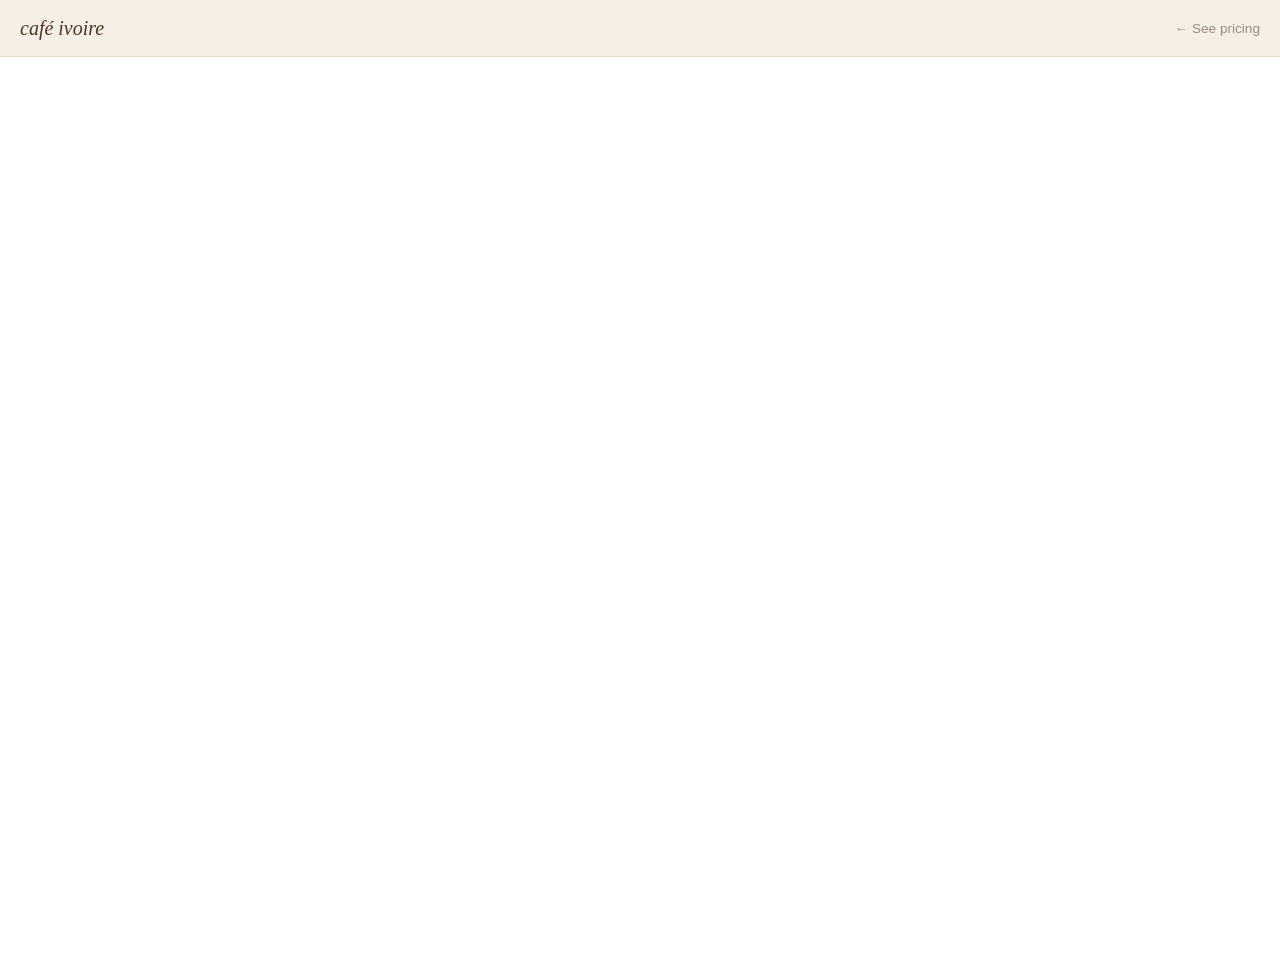
<file: book.html>
<!DOCTYPE html>
<html lang="en">

<head>
    <meta charset="UTF-8">
    <meta name="viewport" content="width=device-width, initial-scale=1.0, maximum-scale=1.0, user-scalable=0">
    <title>Book Us – Café Ivoire | Atlanta Coffee Catering</title>
    <meta name="description"
        content="Book Café Ivoire for your Atlanta event. Request a custom quote for coffee catering at weddings, corporate events, and gatherings.">
    <link rel="icon" type="image/png" href="/images/favicon.png">
    <style type="text/css">
        html {
            margin: 0;
            height: 100%;
            overflow: hidden;
        }

        .book-bar {
            position: absolute;
            top: 0;
            left: 0;
            right: 0;
            height: 56px;
            display: flex;
            align-items: center;
            justify-content: space-between;
            padding: 0 1.25rem;
            background: #F5EFE6;
            border-bottom: 1px solid rgba(212, 165, 116, 0.3);
            font-family: 'Lora', Georgia, serif;
            z-index: 1;
        }

        .book-bar a {
            color: #4A3428;
            text-decoration: none;
        }

        .book-bar .home {
            font-style: italic;
            font-size: 1.25rem;
        }

        .book-bar .back {
            font-family: -apple-system, BlinkMacSystemFont, sans-serif;
            font-size: 0.85rem;
            color: #9B8B7E;
        }

        iframe {
            position: absolute;
            top: 56px;
            right: 0;
            bottom: 0;
            left: 0;
            border: 0;
        }
    </style>
</head>

<body>
    <div class="book-bar">
        <a href="/" class="home">café ivoire</a>
        <a href="/pricing.html" class="back">← See pricing</a>
    </div>
    <iframe data-tally-src="https://tally.so/r/2ENyLM?transparentBackground=1" width="100%" height="100%"
        frameborder="0" marginheight="0" marginwidth="0" title="Book Café Ivoire for Your Event"></iframe>
    <script>
        // Pass ?type=activation / ?type=residency through to the Tally form's hidden field
        (function () {
            const params = new URLSearchParams(window.location.search);
            if (!params.toString()) return;
            const frame = document.querySelector('iframe[data-tally-src]');
            const src = new URL(frame.getAttribute('data-tally-src'));
            params.forEach((value, key) => src.searchParams.set(key, value));
            frame.setAttribute('data-tally-src', src.toString());
        })();
    </script>
    <script async src="https://tally.so/widgets/embed.js"></script>
</body>

</html>
</file>
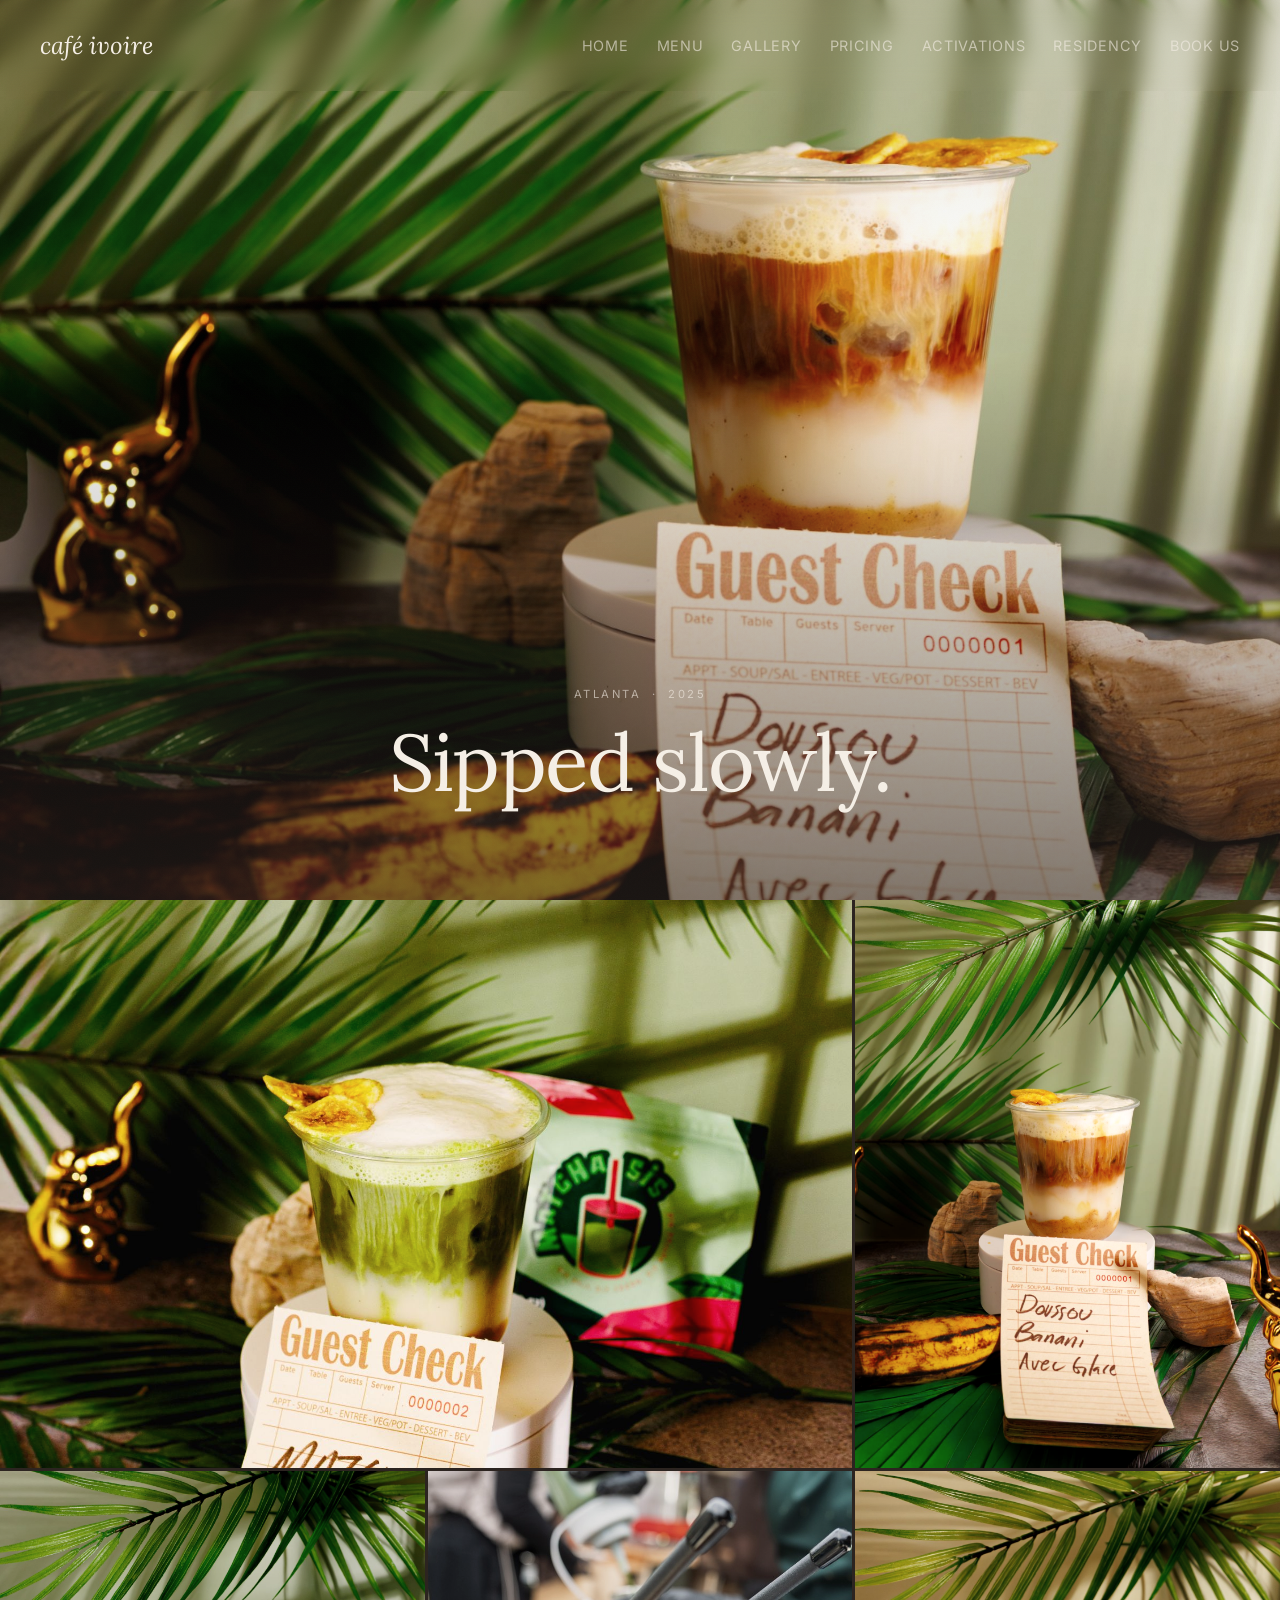
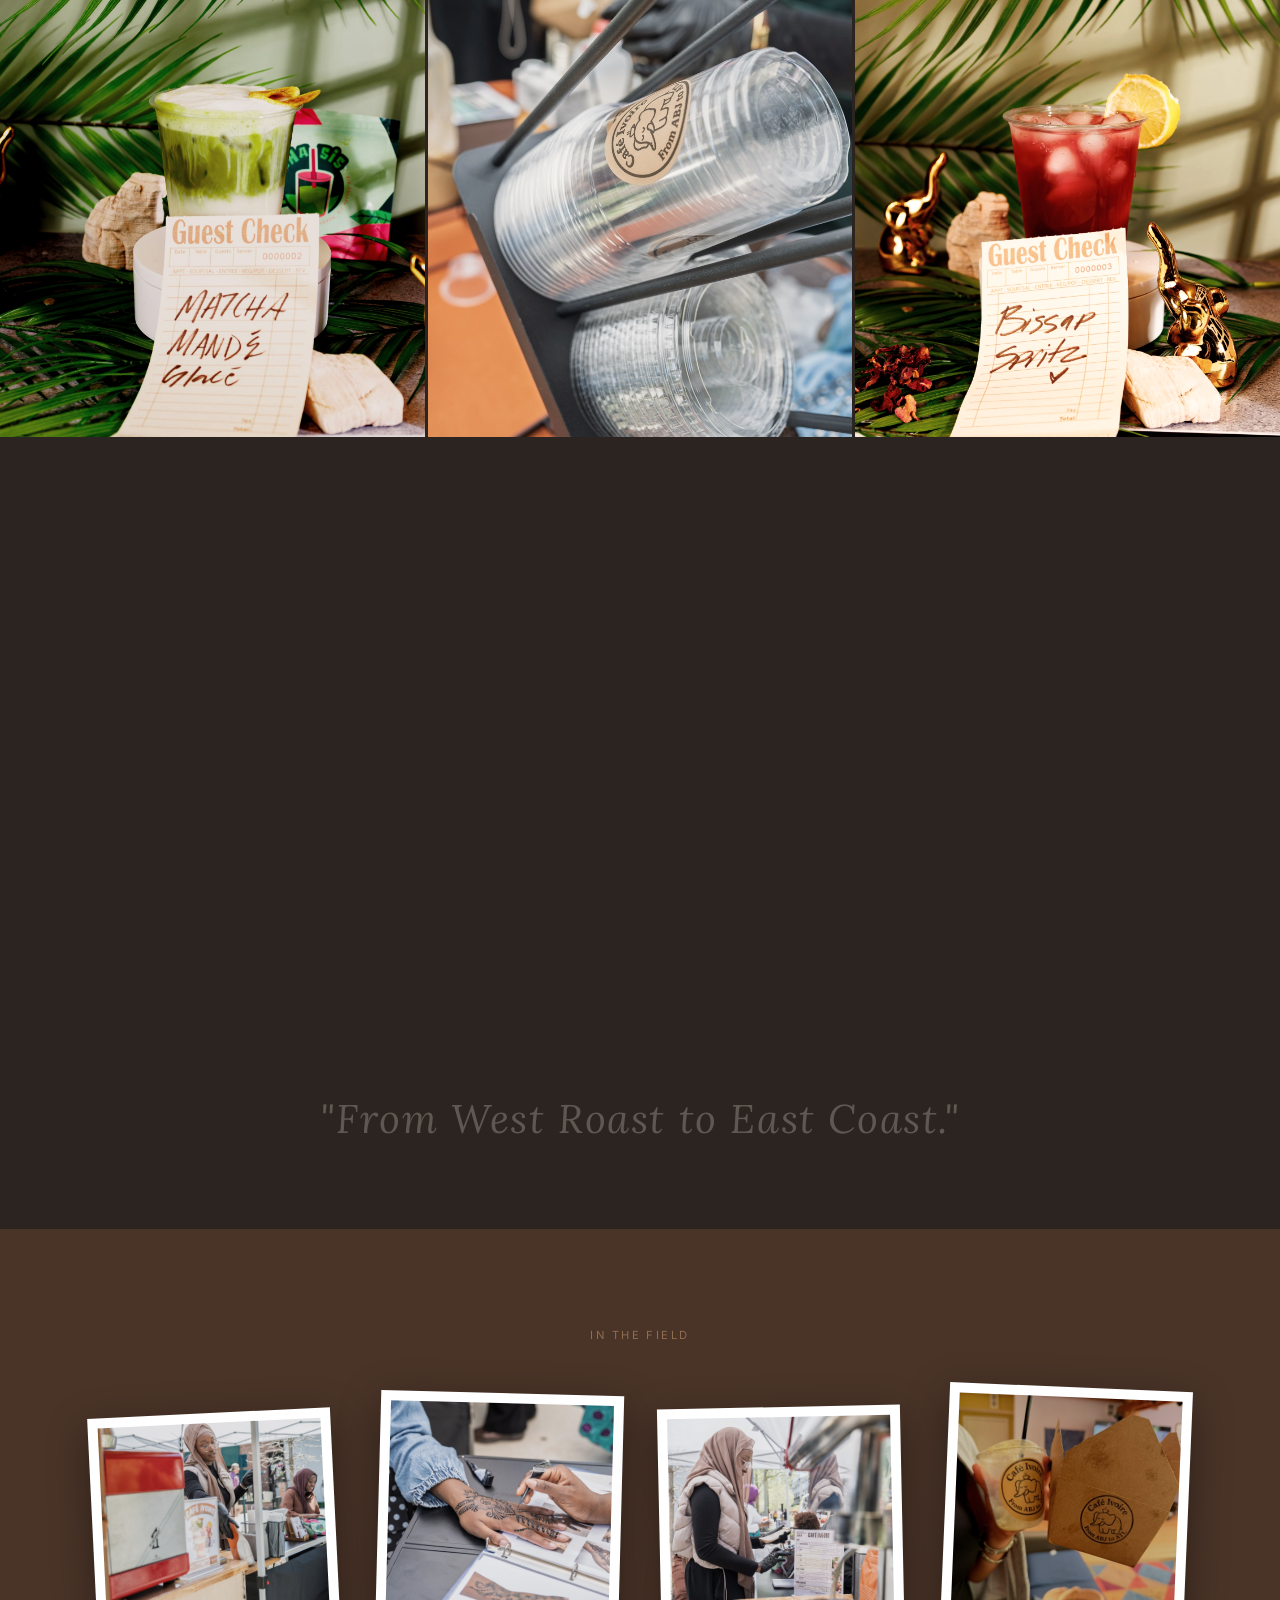
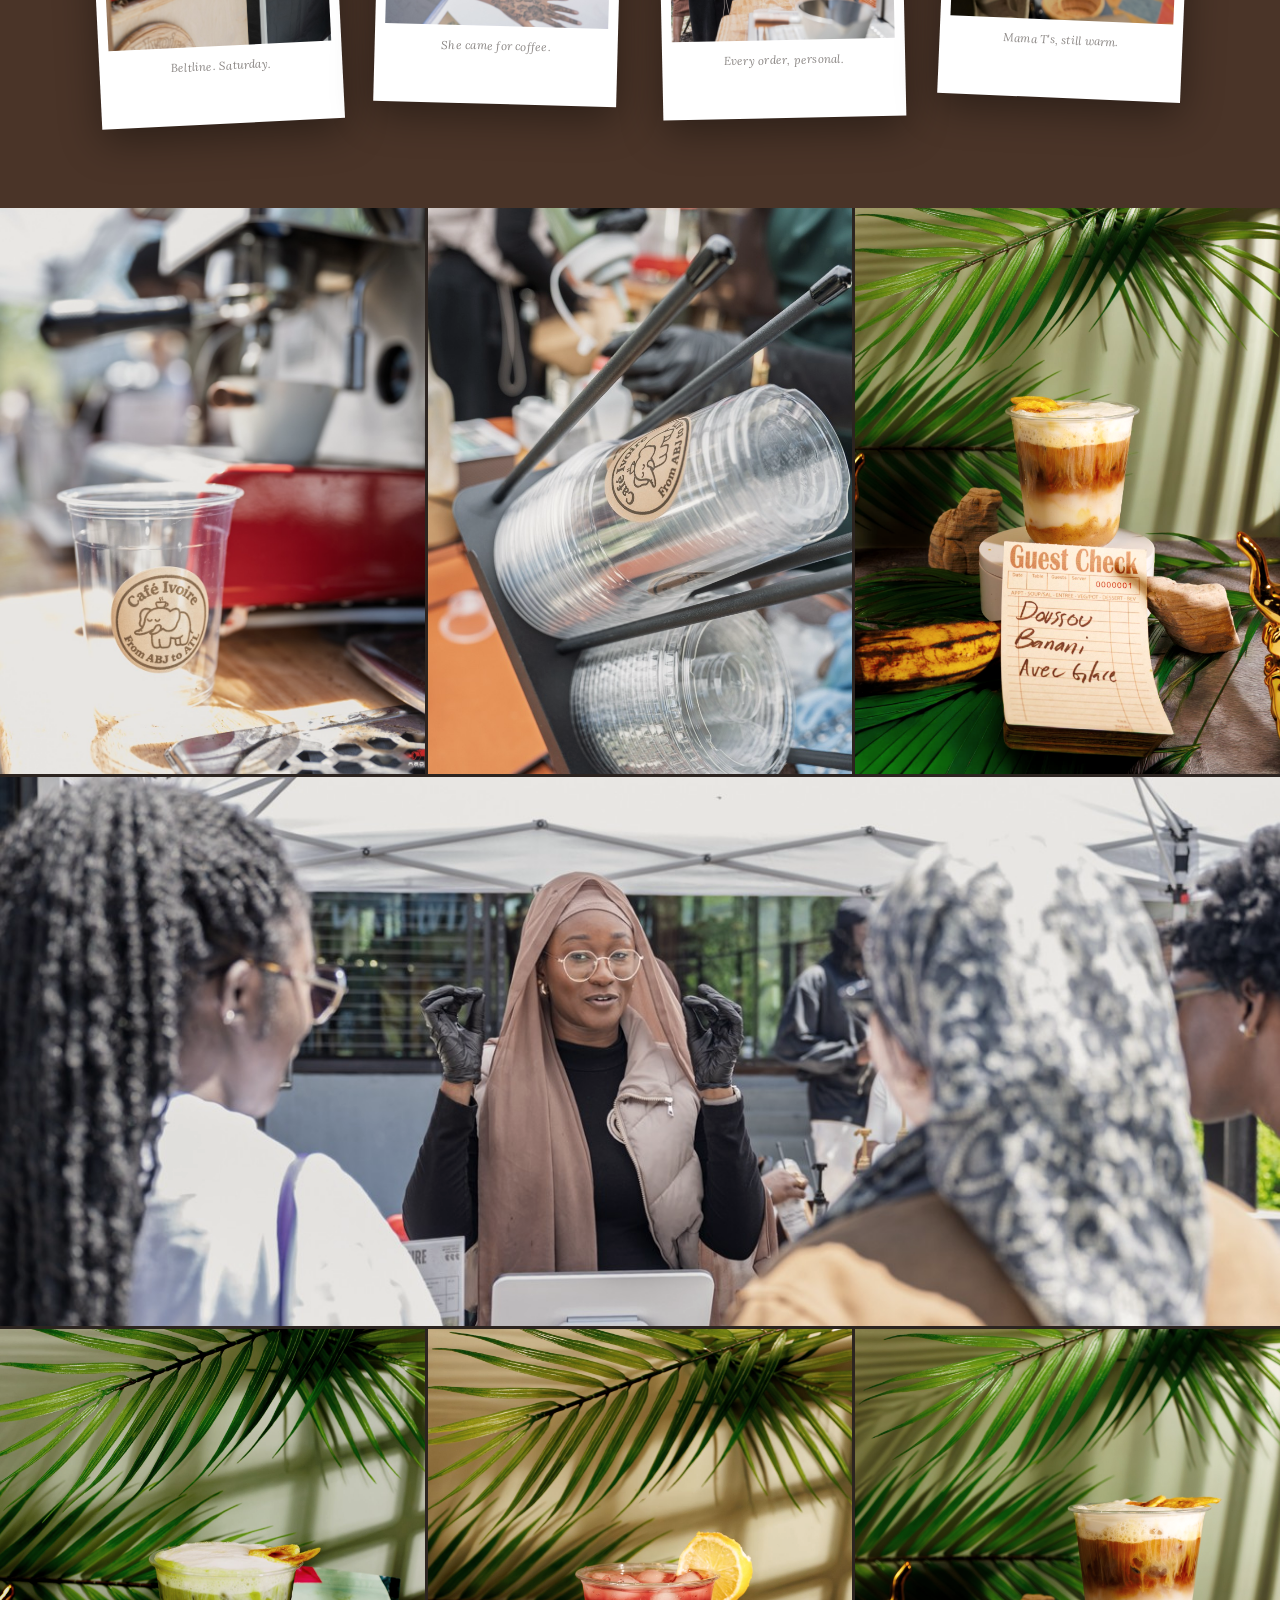
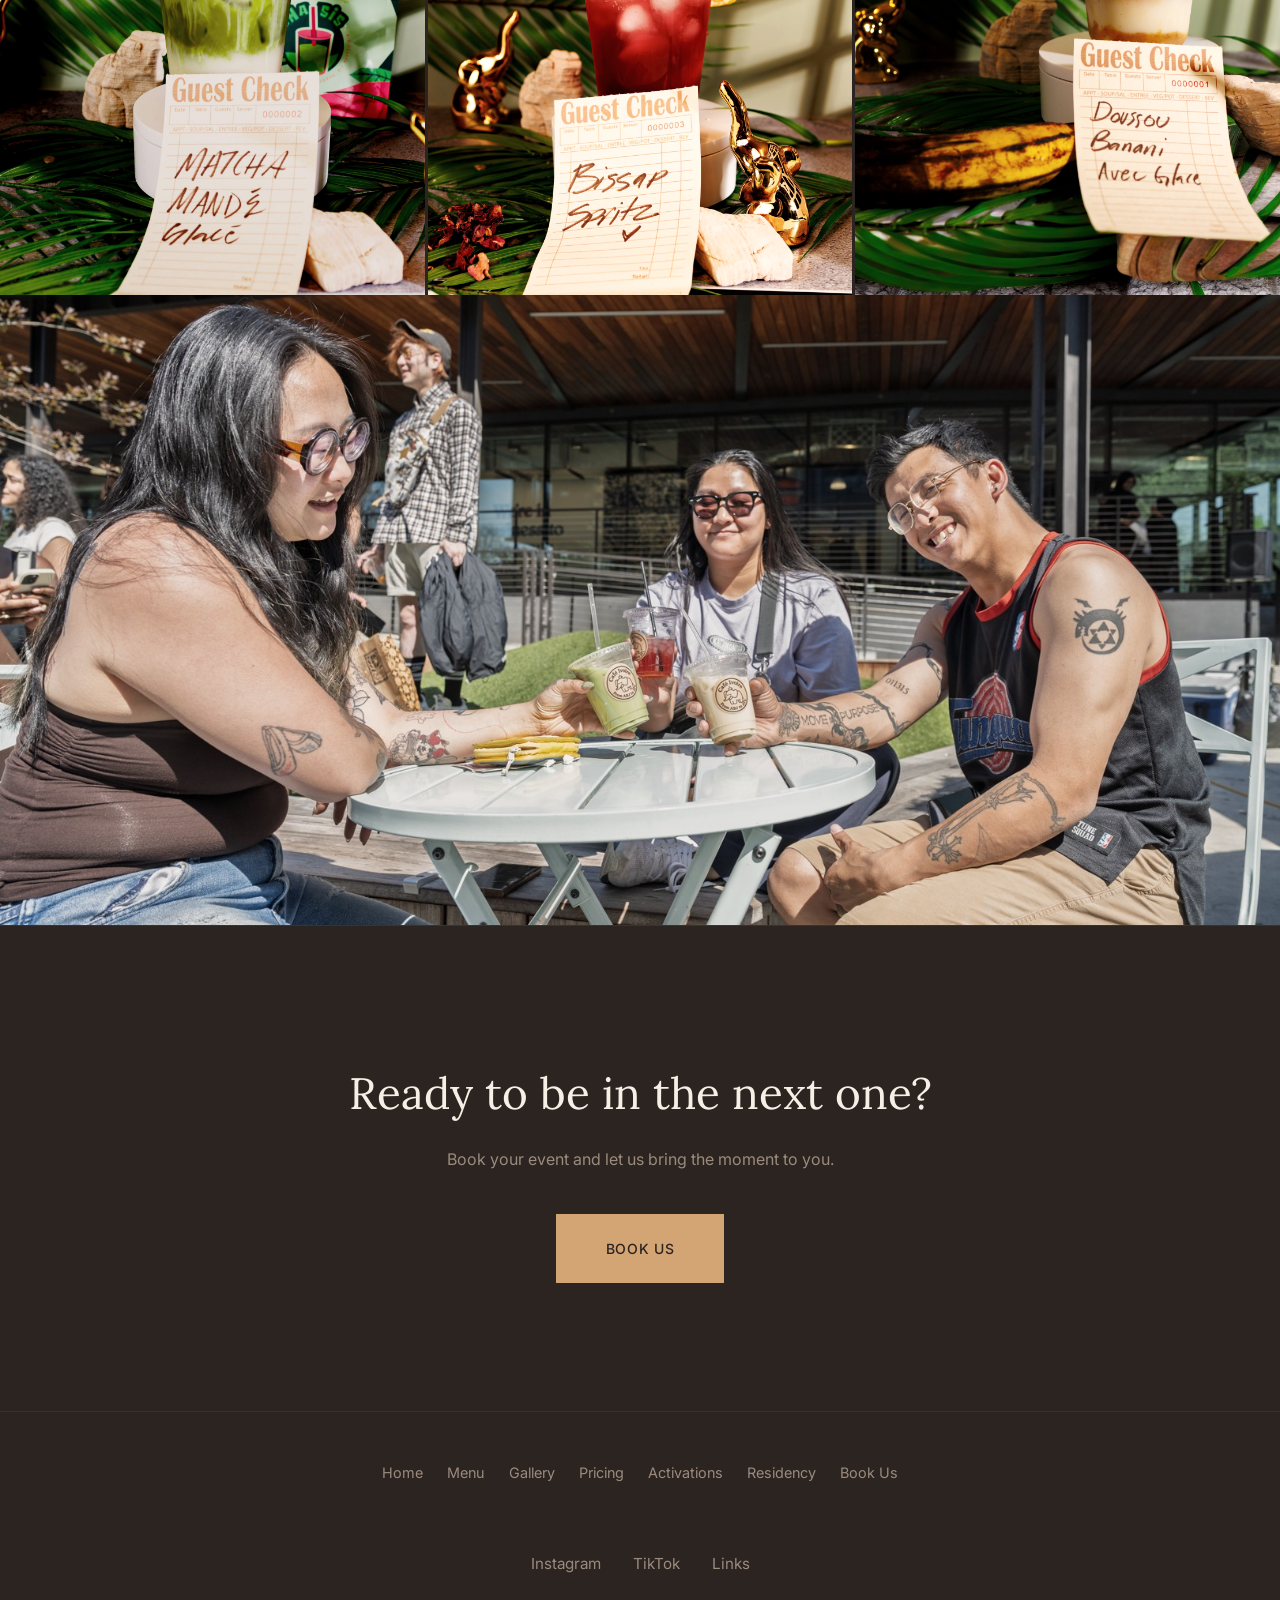
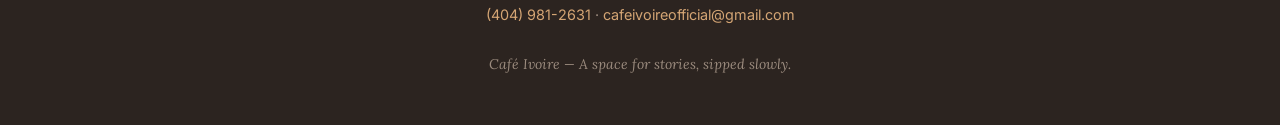
<file: gallery.html>
<!DOCTYPE html>
<html lang="en">

<head>
    <meta charset="UTF-8">
    <meta name="viewport" content="width=device-width, initial-scale=1.0">
    <title>Gallery – Café Ivoire | Atlanta Coffee Catering</title>
    <meta name="description"
        content="View photos from Café Ivoire's garage pop-ups, signature drinks, and heritage-driven coffee moments in Atlanta.">
    <link rel="icon" type="image/png" href="/images/favicon.png">
    <link rel="preconnect" href="https://fonts.googleapis.com">
    <link rel="preconnect" href="https://fonts.gstatic.com" crossorigin>
    <link
        href="https://fonts.googleapis.com/css2?family=Lora:ital,wght@0,400;0,600;1,400&family=Inter:wght@300;400;500&display=swap"
        rel="stylesheet">
    <link rel="stylesheet" href="/style.css?v=7" />
    <style>
        /* ── Gallery page reset ── */
        body { background: var(--charcoal); }

        /* ── Nav over dark ── */
        .main-nav {
            background: transparent !important;
            border-bottom: none !important;
            box-shadow: none !important;
        }
        .main-nav.scrolled {
            background: rgba(44, 36, 32, 0.95) !important;
            box-shadow: 0 2px 24px rgba(0,0,0,0.3) !important;
        }
        .logo-link { color: var(--warm-cream) !important; }
        .hamburger span { background: var(--warm-cream) !important; }
        .nav-links a { color: rgba(245,239,230,0.6) !important; }
        .nav-links a:hover { color: var(--gold) !important; }

        /* ── Cinematic hero ── */
        .g-hero {
            position: relative;
            height: 100vh;
            min-height: 600px;
            overflow: hidden;
        }
        .g-hero-img {
            width: 100%;
            height: 100%;
            object-fit: cover;
            object-position: center;
            filter: contrast(1.05) saturate(0.85) sepia(0.06);
        }
        .g-hero-overlay {
            position: absolute;
            inset: 0;
            background: linear-gradient(
                to bottom,
                rgba(44,36,32,0.1) 0%,
                rgba(44,36,32,0.0) 40%,
                rgba(44,36,32,0.6) 100%
            );
        }
        .g-hero-text {
            position: absolute;
            bottom: 4rem;
            left: 50%;
            transform: translateX(-50%);
            text-align: center;
            color: var(--warm-cream);
            width: 100%;
            padding: 0 2rem;
        }
        .g-hero-label {
            display: block;
            font-size: 0.7rem;
            text-transform: uppercase;
            letter-spacing: 0.22em;
            color: rgba(245,239,230,0.6);
            margin-bottom: 1rem;
            animation: heroFadeUp 1s cubic-bezier(0.22,1,0.36,1) 0.3s both;
        }
        .g-hero-heading {
            font-family: 'Lora', serif;
            font-size: clamp(2.5rem, 8vw, 5rem);
            font-weight: 400;
            letter-spacing: -0.02em;
            line-height: 1.05;
            color: var(--warm-cream);
            animation: heroFadeUp 1s cubic-bezier(0.22,1,0.36,1) 0.6s both;
        }

        /* ── Global photo styles ── */
        .g-photo {
            position: relative;
            overflow: hidden;
            margin: 0;
        }
        .g-photo img {
            width: 100%;
            height: 100%;
            object-fit: cover;
            display: block;
            filter: contrast(1.04) saturate(0.88) sepia(0.05);
            transition: transform 0.7s cubic-bezier(0.22,1,0.36,1),
                        filter 0.5s ease;
        }
        .g-photo:hover img {
            transform: scale(1.04);
            filter: contrast(1.06) saturate(0.96) sepia(0.03);
        }
        figcaption {
            font-family: 'Lora', serif;
            font-style: italic;
            font-size: 0.78rem;
            color: var(--sage);
            margin-top: 0.75rem;
            letter-spacing: 0.02em;
            opacity: 0.8;
        }

        /* ── Editorial grid ── */
        .g-editorial {
            display: grid;
            grid-template-columns: repeat(3, 1fr);
            gap: 3px;
            background: var(--charcoal);
        }

        .g-photo.portrait img  { aspect-ratio: 3/4; }
        .g-photo.landscape img { aspect-ratio: 3/2; }
        .g-photo.square img    { aspect-ratio: 1/1; }

        .g-span-2 { grid-column: span 2; }
        .g-span-3 { grid-column: span 3; }
        .g-span-3 img { aspect-ratio: 21/9; max-height: 70vh; }

        /* ── Breathing room ── */
        .g-spacer {
            background: var(--charcoal);
            padding: 5rem 2rem;
            text-align: center;
        }
        .g-spacer-text {
            font-family: 'Lora', serif;
            font-size: clamp(1.5rem, 4vw, 2.5rem);
            font-weight: 400;
            font-style: italic;
            color: rgba(245,239,230,0.25);
            letter-spacing: 0.04em;
            max-width: 700px;
            margin: 0 auto;
            line-height: 1.5;
        }

        /* ── Scattered / polaroid section ── */
        .g-scatter {
            background: var(--deep-brown);
            padding: 6rem 2rem;
            overflow: hidden;
        }
        .g-scatter-inner {
            display: flex;
            flex-wrap: wrap;
            gap: 2.5rem;
            justify-content: center;
            align-items: flex-start;
            max-width: 1100px;
            margin: 0 auto;
        }
        .g-scatter-label {
            width: 100%;
            text-align: center;
            font-size: 0.7rem;
            text-transform: uppercase;
            letter-spacing: 0.22em;
            color: rgba(212,165,116,0.5);
            margin-bottom: 1rem;
        }
        .g-polaroid {
            background: white;
            padding: 10px;
            padding-bottom: 3rem;
            box-shadow: 0 12px 40px rgba(0,0,0,0.4);
            width: calc(25% - 2rem);
            min-width: 180px;
            max-width: 260px;
            margin: 0;
            transition: transform 0.45s cubic-bezier(0.22,1,0.36,1),
                        box-shadow 0.4s ease;
        }
        .g-polaroid img {
            width: 100%;
            aspect-ratio: 1/1;
            object-fit: cover;
            display: block;
            filter: contrast(1.03) saturate(0.85);
        }
        .g-polaroid figcaption {
            color: var(--charcoal);
            opacity: 0.55;
            font-size: 0.72rem;
            margin-top: 0.6rem;
            text-align: center;
        }
        .g-polaroid:nth-child(2) { transform: rotate(-2.8deg) translateY(12px); }
        .g-polaroid:nth-child(3) { transform: rotate(1.5deg) translateY(-8px); }
        .g-polaroid:nth-child(4) { transform: rotate(-1.2deg) translateY(6px); }
        .g-polaroid:nth-child(5) { transform: rotate(2.4deg) translateY(-14px); }

        .g-polaroid:hover {
            transform: rotate(0deg) translateY(-8px) scale(1.04) !important;
            box-shadow: 0 24px 60px rgba(0,0,0,0.5);
            z-index: 10;
        }

        /* ── Full bleed closer ── */
        .g-fullbleed {
            position: relative;
            height: 70vh;
            min-height: 400px;
            overflow: hidden;
        }
        .g-fullbleed img {
            width: 100%;
            height: 100%;
            object-fit: cover;
            object-position: center 30%;
            filter: contrast(1.04) saturate(0.85) sepia(0.06);
            transition: transform 8s ease;
        }
        .g-fullbleed:hover img {
            transform: scale(1.04);
        }

        /* ── CTA ── */
        .g-cta {
            background: var(--charcoal);
            padding: 8rem 2rem;
            text-align: center;
            border-top: 1px solid rgba(212,165,116,0.1);
        }
        .g-cta h2 {
            font-family: 'Lora', serif;
            font-size: clamp(1.75rem, 4vw, 2.75rem);
            font-weight: 400;
            color: var(--warm-cream);
            margin-bottom: 0.75rem;
        }
        .g-cta p {
            color: var(--sage);
            margin-bottom: 2.5rem;
            font-size: 1rem;
        }

        /* ── Footer override ── */
        footer {
            background: var(--charcoal);
            border-top: 1px solid rgba(212,165,116,0.08);
        }

        /* ── Responsive ── */
        @media (max-width: 768px) {
            .g-editorial {
                grid-template-columns: repeat(2, 1fr);
            }
            .g-span-2 { grid-column: span 2; }
            .g-span-3 { grid-column: span 2; }
            .g-span-3 img { aspect-ratio: 4/3; max-height: 50vh; }

            .g-polaroid {
                width: calc(50% - 1.5rem);
                max-width: none;
            }
            .g-scatter-inner { gap: 1.5rem; }

            .g-fullbleed { height: 50vh; }
        }

        @media (max-width: 480px) {
            .g-editorial { grid-template-columns: 1fr; }
            .g-span-2, .g-span-3 { grid-column: span 1; }
            .g-span-3 img { aspect-ratio: 3/4; }
        }
    </style>
</head>

<body>

    <!-- Navigation -->
    <nav class="main-nav" id="mainNav">
        <div class="nav-container">
            <a href="/" class="logo-link">café ivoire</a>
            <button class="hamburger" aria-label="Toggle menu">
                <span></span><span></span><span></span>
            </button>
            <ul class="nav-links">
                <li><a href="/">Home</a></li>
                <li><a href="/menu.html">Menu</a></li>
                <li><a href="/gallery.html">Gallery</a></li>
                <li><a href="/pricing.html">Pricing</a></li>
                <li><a href="/activations.html">Activations</a></li>
                <li><a href="/residency.html">Residency</a></li>
                <li><a href="/book.html">Book Us</a></li>
            </ul>
        </div>
    </nav>

    <!-- Cinematic Hero -->
    <div class="g-hero">
        <img class="g-hero-img" src="/images/gallery/sessions/drink-doussou-2.jpg" alt="Doussou Banani — avec glace.">
        <div class="g-hero-overlay"></div>
        <div class="g-hero-text">
            <span class="g-hero-label">Atlanta &nbsp;·&nbsp; 2025</span>
            <h1 class="g-hero-heading">Sipped slowly.</h1>
        </div>
    </div>

    <!-- Editorial Grid — Act I -->
    <div class="g-editorial">

        <figure class="g-photo g-span-2 reveal">
            <img style="aspect-ratio:3/2" src="/images/gallery/sessions/drink-matcha-2.jpg" alt="Matcha Mandé Glacé.">
        </figure>
        <figure class="g-photo portrait reveal">
            <img src="/images/gallery/sessions/drink-doussou-1.jpg" alt="Doussou Banani — avec glace.">
        </figure>

        <figure class="g-photo portrait reveal">
            <img src="/images/gallery/sessions/drink-matcha-1.jpg" alt="Matcha Mandé.">
        </figure>
        <figure class="g-photo portrait reveal">
            <img src="/images/gallery/sessions/session-02.jpg" alt="Ready to pour.">
        </figure>
        <figure class="g-photo portrait reveal">
            <img src="/images/gallery/sessions/drink-bissap.jpg" alt="Bissap Spritz.">
        </figure>

        <figure class="g-photo g-span-2 reveal">
            <img style="aspect-ratio:3/2" src="/images/gallery/sessions/session-06.jpg" alt="The cart, in the field.">
        </figure>
        <figure class="g-photo portrait reveal">
            <img src="/images/gallery/sessions/session-07.jpg" alt="From ABJ to ATL.">
        </figure>

    </div>

    <!-- Breathing room -->
    <div class="g-spacer reveal">
        <p class="g-spacer-text">"From West Roast to East Coast."</p>
    </div>

    <!-- Scattered Polaroids -->
    <section class="g-scatter">
        <div class="g-scatter-inner">
            <span class="g-scatter-label reveal">In the field</span>

            <figure class="g-polaroid reveal">
                <img src="/images/gallery/sessions/session-08.jpg" alt="Pouring at the Beltline.">
                <figcaption>Beltline. Saturday.</figcaption>
            </figure>
            <figure class="g-polaroid reveal">
                <img src="/images/gallery/sessions/session-03.jpg" alt="Henna at the session.">
                <figcaption>She came for coffee.</figcaption>
            </figure>
            <figure class="g-polaroid reveal">
                <img src="/images/gallery/sessions/session-01.jpg" alt="Taking the order.">
                <figcaption>Every order, personal.</figcaption>
            </figure>
            <figure class="g-polaroid reveal">
                <img src="/images/gallery/Moments/Popup edited - 3 of 5.png" alt="Cup and box.">
                <figcaption>Mama T's, still warm.</figcaption>
            </figure>
        </div>
    </section>

    <!-- Editorial Grid — Act II -->
    <div class="g-editorial">

        <figure class="g-photo portrait reveal">
            <img src="/images/gallery/sessions/session-04.jpg" alt="Before the first pour.">
        </figure>
        <figure class="g-photo portrait reveal">
            <img src="/images/gallery/sessions/session-02.jpg" alt="Ready to pour.">
        </figure>
        <figure class="g-photo portrait reveal">
            <img src="/images/gallery/sessions/drink-doussou-1.jpg" alt="Doussou Banani.">
        </figure>

        <figure class="g-photo g-span-3 reveal">
            <img src="/images/gallery/sessions/session-09.jpg" alt="The menu, explained." style="object-position: center 35%;">
        </figure>

        <figure class="g-photo portrait reveal">
            <img src="/images/gallery/sessions/drink-matcha-1.jpg" alt="Matcha Mandé.">
        </figure>
        <figure class="g-photo portrait reveal">
            <img src="/images/gallery/sessions/drink-bissap.jpg" alt="Bissap Spritz.">
        </figure>
        <figure class="g-photo portrait reveal">
            <img src="/images/gallery/sessions/drink-doussou-2.jpg" alt="Doussou Banani — avec glace.">
        </figure>

    </div>

    <!-- Full-bleed closer -->
    <div class="g-fullbleed">
        <img src="/images/gallery/sessions/session-10.jpg" alt="Café Ivoire — the Beltline." style="object-position: center 40%;">
    </div>

    <!-- CTA -->
    <section class="g-cta">
        <h2 class="reveal">Ready to be in the next one?</h2>
        <p class="reveal">Book your event and let us bring the moment to you.</p>
        <a href="/book.html" class="cta-button reveal">Book Us</a>
    </section>

    <!-- Footer -->
    <footer>
        <div class="footer-content">
            <div class="footer-links">
                <a href="/">Home</a>
                <a href="/menu.html">Menu</a>
                <a href="/gallery.html">Gallery</a>
                <a href="/pricing.html">Pricing</a>
                <a href="/activations.html">Activations</a>
                <a href="/residency.html">Residency</a>
                <a href="/book.html">Book Us</a>
            </div>
            <div class="social-links">
                <a href="https://instagram.com/cafe_ivoire" target="_blank">Instagram</a>
                <a href="https://tiktok.com/@cafe_ivoire" target="_blank">TikTok</a>
                <a href="https://beacons.ai/cafe_ivoire" target="_blank">Links</a>
            </div>
            <p class="footer-contact"><a href="tel:+14049812631">(404) 981-2631</a> · <a href="mailto:cafeivoireofficial@gmail.com">cafeivoireofficial@gmail.com</a></p>
            <p>Café Ivoire — A space for stories, sipped slowly.</p>
        </div>
    </footer>

    <script>
        // Nav
        const hamburger = document.querySelector('.hamburger');
        const navLinks  = document.querySelector('.nav-links');
        const nav       = document.getElementById('mainNav');

        function openMenu() {
            hamburger.classList.add('active');
            navLinks.classList.add('active');
            nav.classList.add('menu-open');
        }
        function closeMenu() {
            hamburger.classList.remove('active');
            navLinks.classList.remove('active');
            nav.classList.remove('menu-open');
        }
        hamburger.addEventListener('click', () => nav.classList.contains('menu-open') ? closeMenu() : openMenu());
        document.addEventListener('click', (e) => {
            if (!hamburger.contains(e.target) && !navLinks.contains(e.target)) closeMenu();
        });
        navLinks.querySelectorAll('a').forEach(l => l.addEventListener('click', closeMenu));

        // Nav scroll
        window.addEventListener('scroll', () => {
            nav.classList.toggle('scrolled', window.pageYOffset > 80);
        }, { passive: true });

        // Scroll reveal
        const observer = new IntersectionObserver((entries) => {
            entries.forEach(entry => {
                if (entry.isIntersecting) {
                    entry.target.classList.add('visible');
                    observer.unobserve(entry.target);
                }
            });
        }, { threshold: 0.08, rootMargin: '0px 0px -30px 0px' });

        document.querySelectorAll('.reveal').forEach(el => observer.observe(el));
    </script>

</body>
</html>
</file>
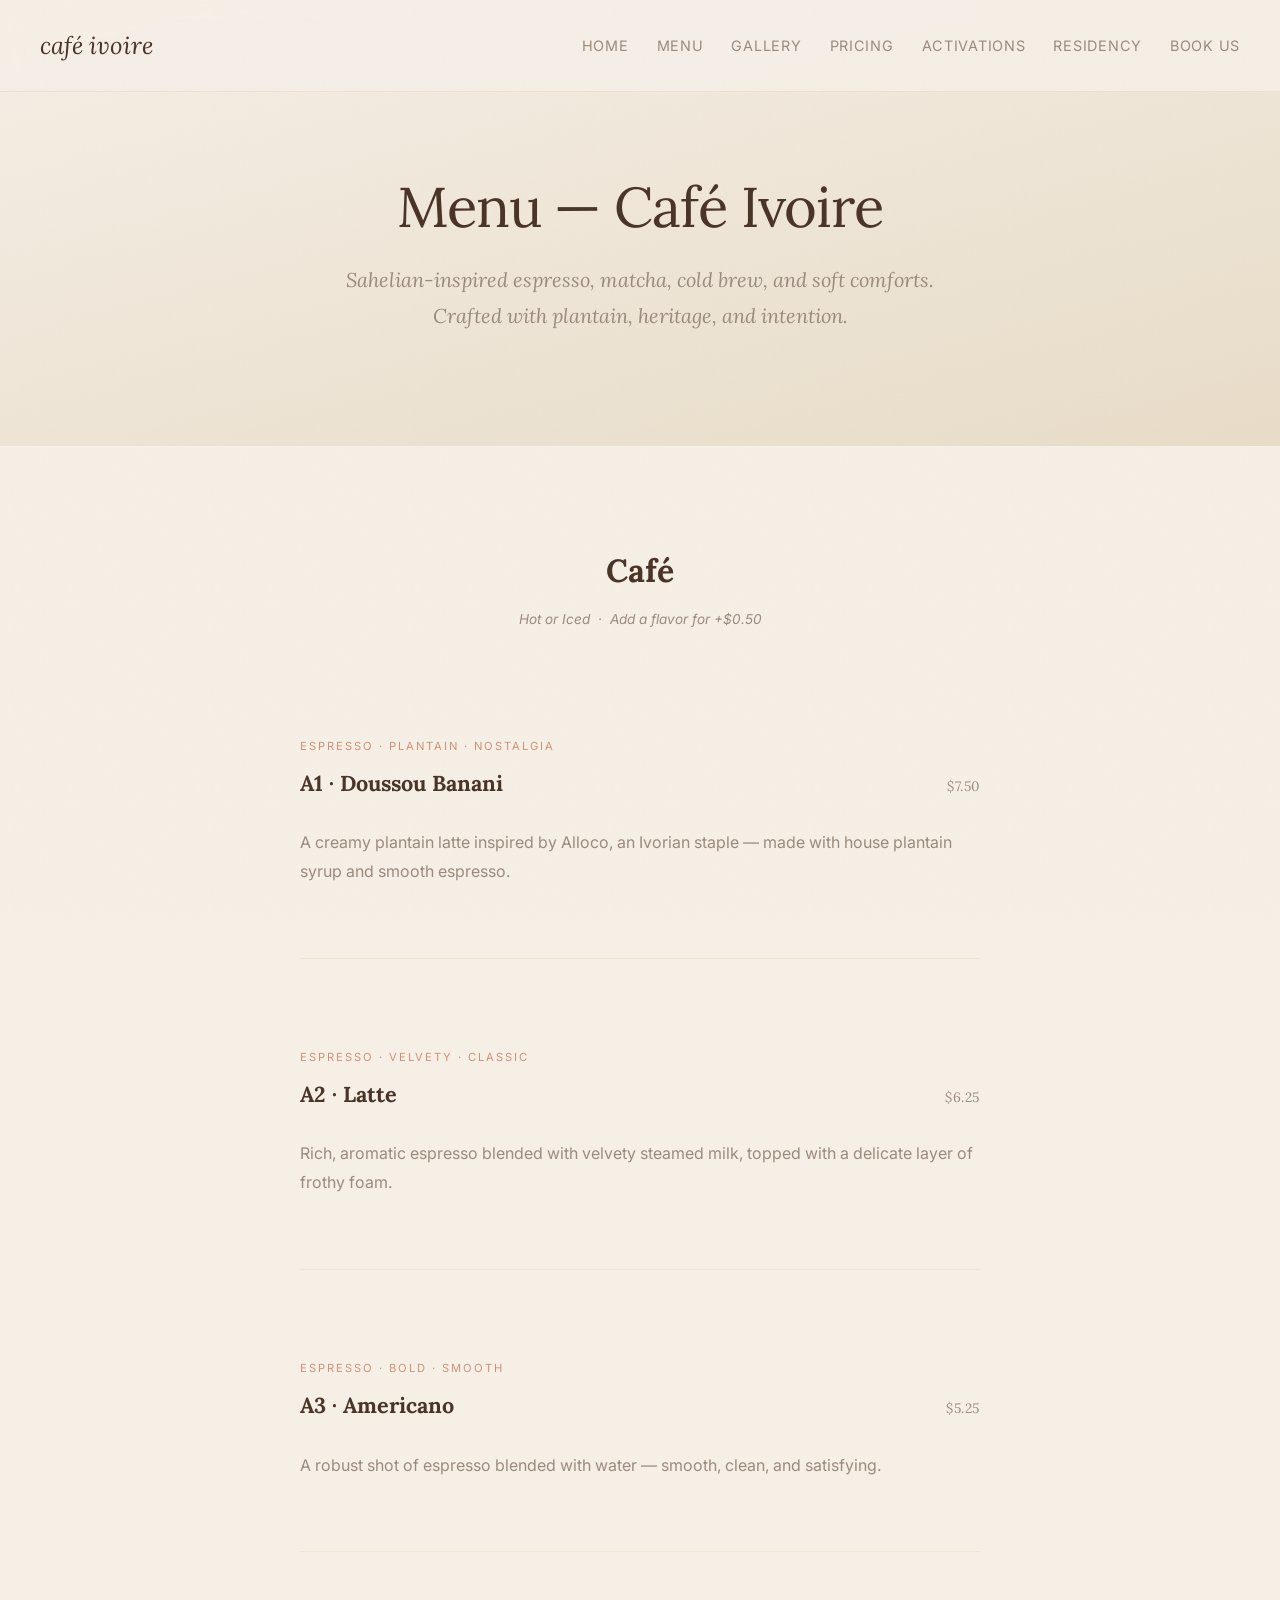
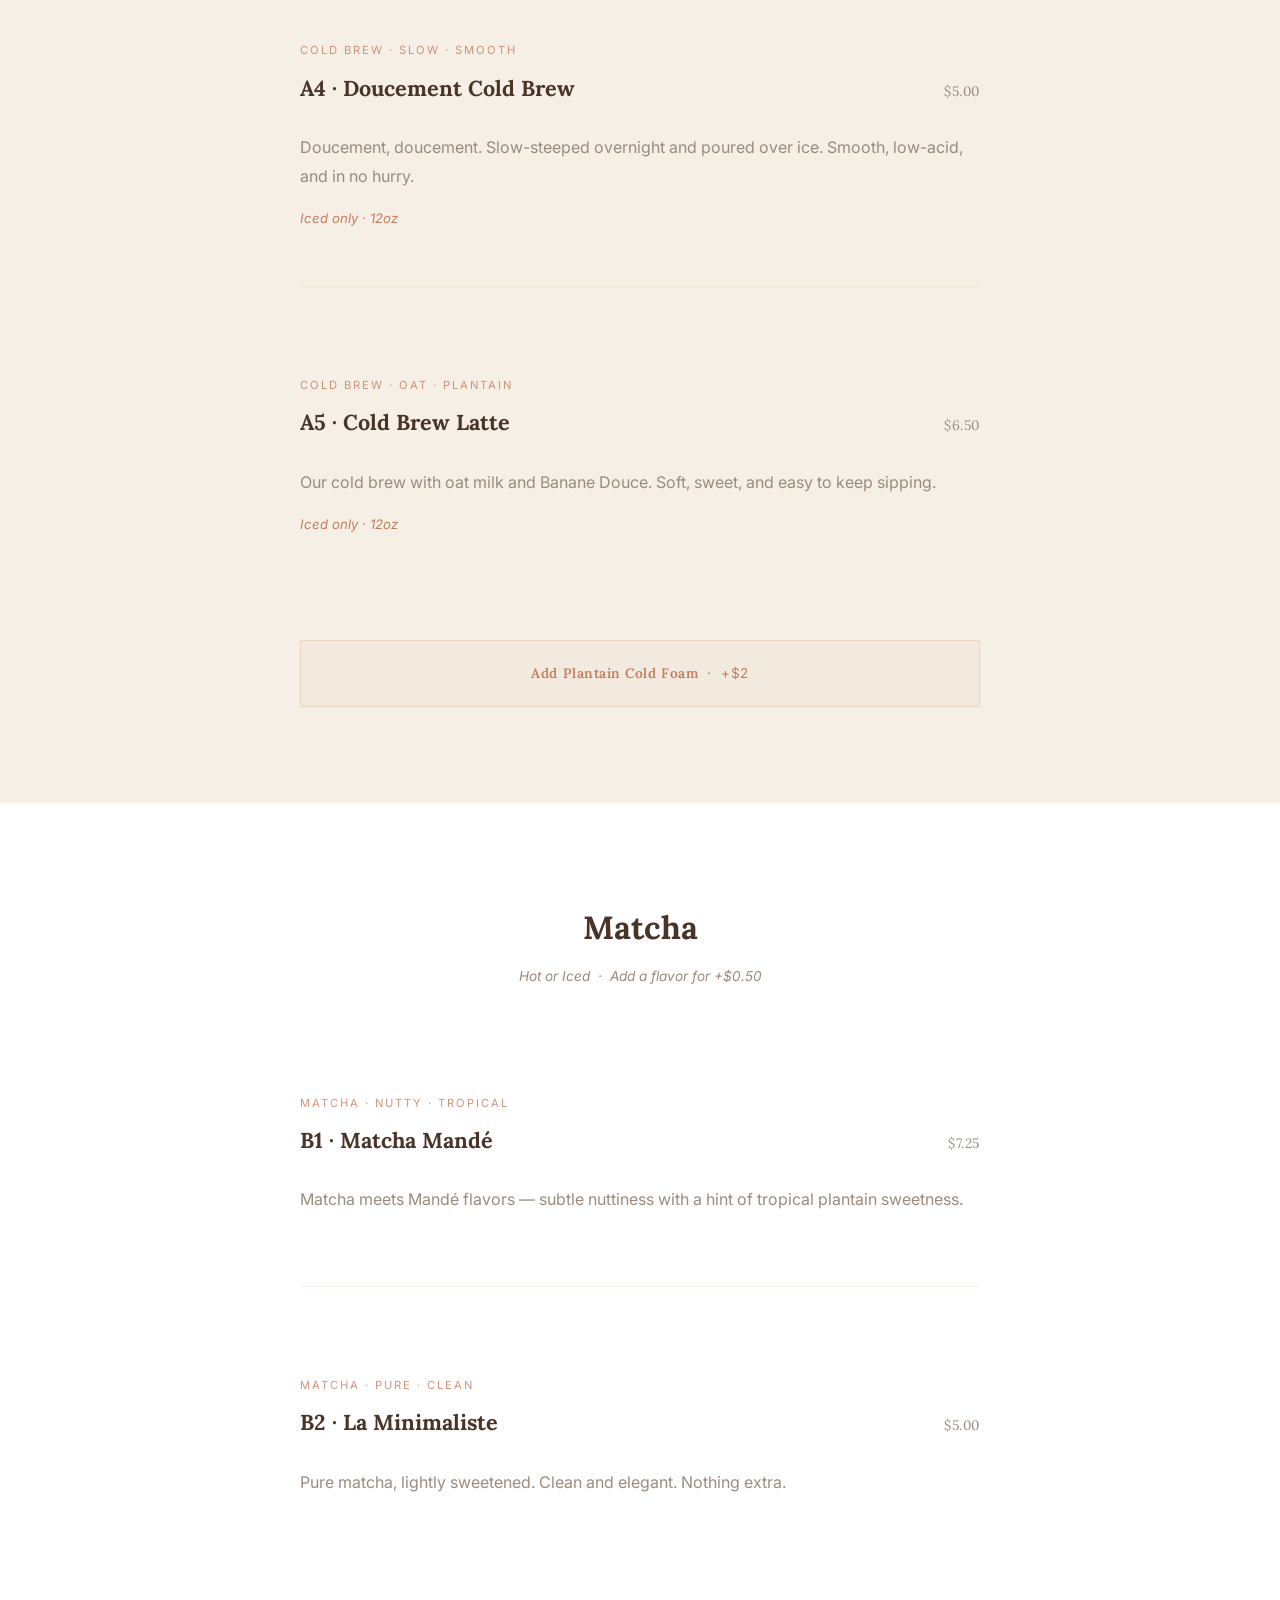
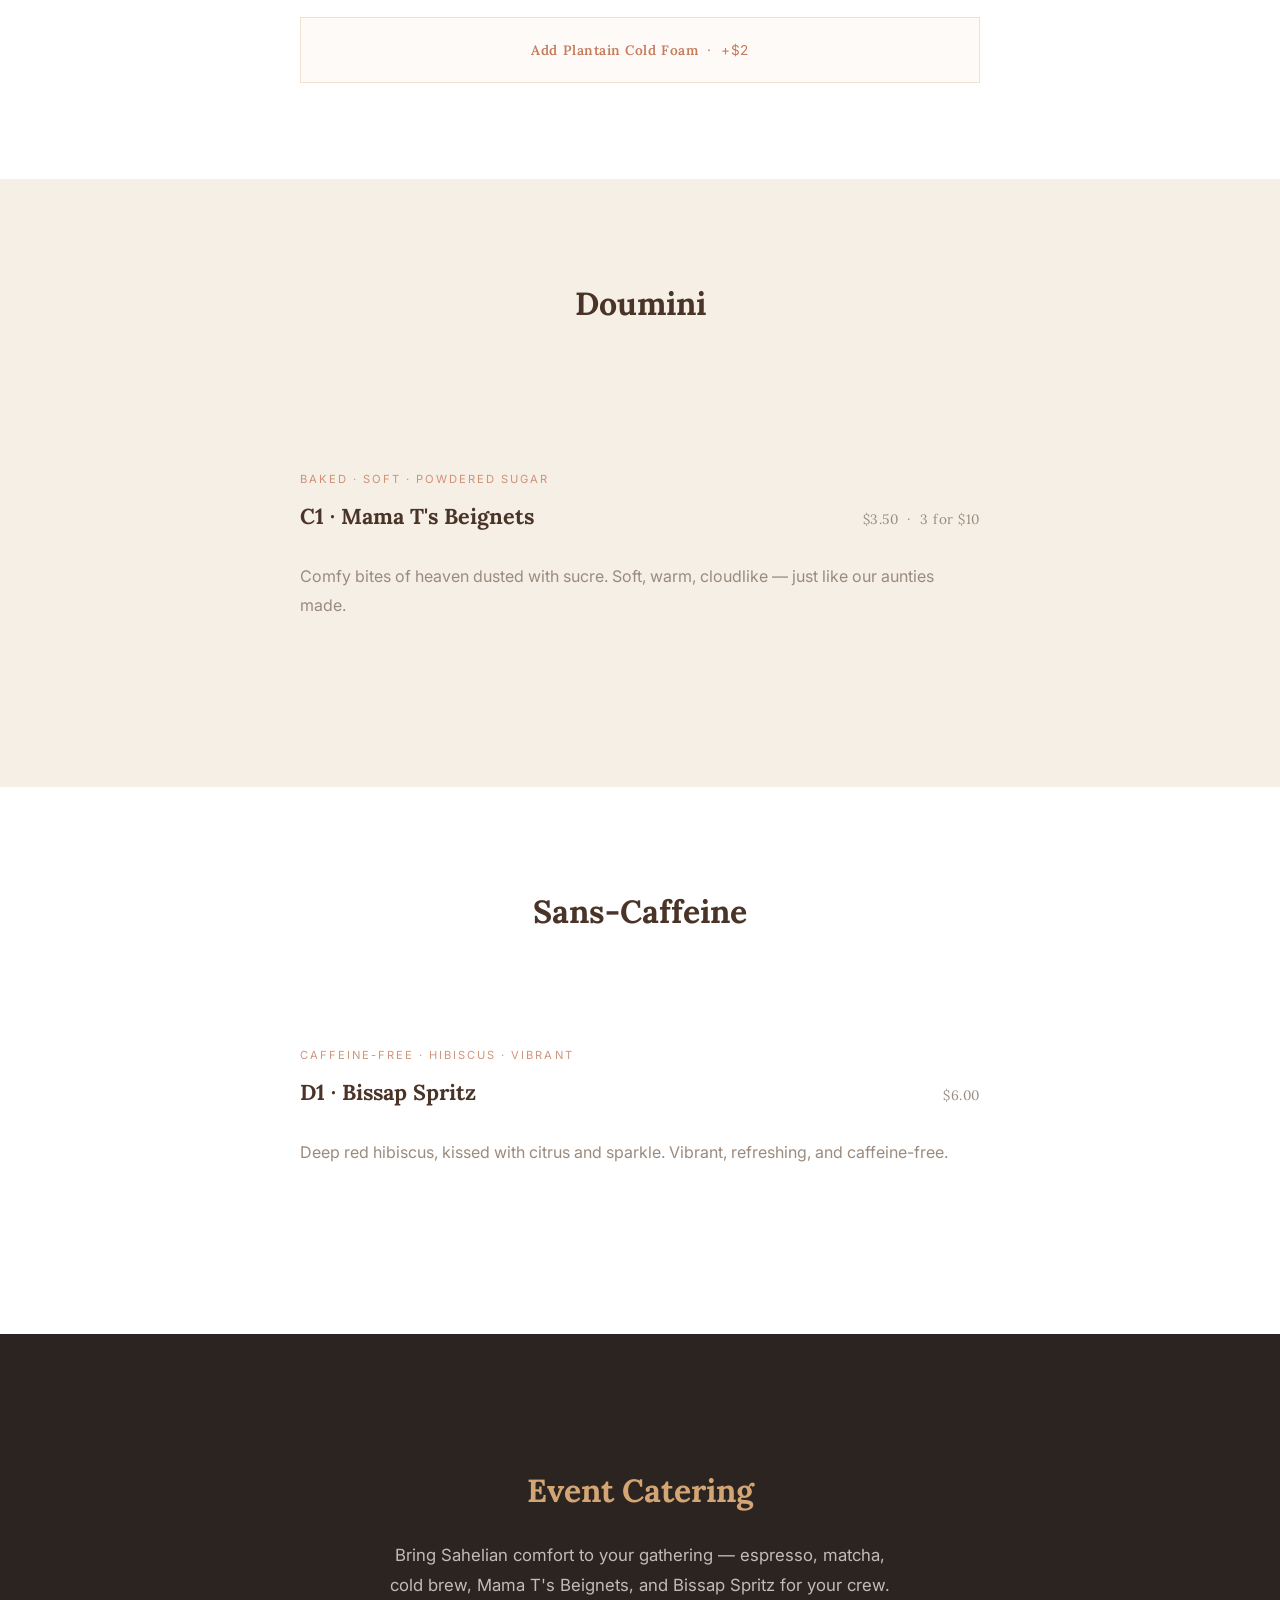
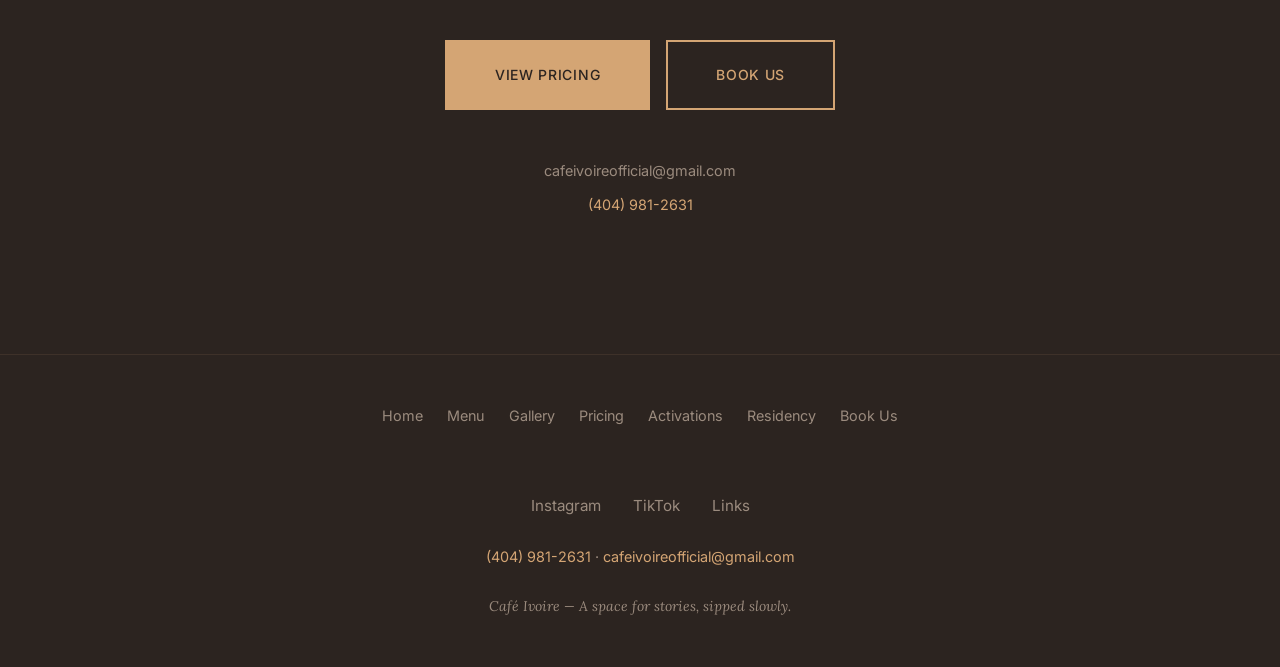
<file: menu.html>
<!DOCTYPE html>
<html lang="en">

<head>
    <meta charset="UTF-8">
    <meta name="viewport" content="width=device-width, initial-scale=1.0">
    <title>Menu – Café Ivoire | Atlanta Coffee Catering</title>
    <meta name="description"
        content="Sahelian-inspired espresso, matcha, cold brew, beignets, and bissap. View our full coffee catering menu featuring plantain lattes, matcha, and signature drinks.">
    <link rel="preconnect" href="https://fonts.googleapis.com">
    <link rel="preconnect" href="https://fonts.gstatic.com" crossorigin>
    <link rel="icon" type="image/png" href="/images/favicon.png">
    <link
        href="https://fonts.googleapis.com/css2?family=Lora:ital,wght@0,400;0,600;1,400&family=Inter:wght@300;400;500&display=swap"
        rel="stylesheet">
    <link rel="stylesheet" href="/style.css?v=7" />
    <style>
        .menu-item-anchor {
            display: block;
            font-size: 0.7rem;
            text-transform: uppercase;
            letter-spacing: 0.18em;
            color: var(--terracotta);
            margin-bottom: 0.5rem;
            opacity: 0.8;
        }

        .menu-item-header {
            display: flex;
            align-items: baseline;
            gap: 1rem;
            margin-bottom: 0.85rem;
            flex-wrap: wrap;
        }

        .menu-item-name {
            font-family: 'Lora', serif;
            font-size: 1.35rem;
            color: var(--deep-brown);
            flex: 1;
            min-width: 0;
        }

        .menu-item-price {
            font-size: 0.85rem;
            color: var(--sage);
            font-weight: 300;
            letter-spacing: 0.04em;
            white-space: nowrap;
        }

        .menu-item {
            padding: 3.5rem 0 !important;
            border-bottom: 1px solid rgba(212, 165, 116, 0.15) !important;
            border: none;
            background: transparent !important;
            box-shadow: none !important;
            border-bottom: 1px solid rgba(212, 165, 116, 0.15) !important;
            transform: none !important;
        }

        .menu-item:last-child {
            border-bottom: none !important;
        }

        .menu-item:hover {
            transform: none !important;
            box-shadow: none !important;
        }

        .menu-items {
            max-width: 680px;
            margin: 0 auto;
        }

        .menu-section {
            padding: 6rem 2rem;
            background: var(--warm-cream);
        }

        .menu-section:nth-child(even) {
            background: white;
        }

        .menu-section-title {
            font-family: 'Lora', serif;
            font-size: 2rem;
            color: var(--deep-brown);
            text-align: center;
            margin-bottom: 0.5rem;
        }

        .menu-section-note {
            text-align: center;
            font-size: 0.85rem;
            color: var(--sage);
            font-style: italic;
            margin-bottom: 0;
        }

        .menu-hero {
            padding: 11rem 2rem 7rem;
            background: linear-gradient(165deg, #F5EFE6 0%, #E8DCC8 100%);
            text-align: center;
        }

        .menu-hero h1 {
            font-size: clamp(2rem, 6vw, 3.5rem);
            margin-bottom: 1.5rem;
        }

        .menu-item-description {
            font-size: 1rem;
            color: var(--sage);
            line-height: 1.8;
        }

        .menu-item-note {
            font-size: 0.82rem;
            color: var(--terracotta);
            margin-top: 0.75rem;
            font-style: italic;
        }

        .menu-addon-callout {
            max-width: 680px;
            margin: 0 auto 0;
            padding: 1.25rem 1.75rem;
            border: 1px solid rgba(212, 165, 116, 0.3);
            background: rgba(212, 165, 116, 0.06);
            text-align: center;
            font-size: 0.85rem;
            color: var(--terracotta);
            letter-spacing: 0.04em;
        }

        .menu-addon-callout strong {
            font-family: 'Lora', serif;
            font-weight: 600;
        }

        .menu-cta {
            padding: 8rem 2rem;
            background: var(--charcoal);
            color: var(--warm-cream);
            text-align: center;
        }

        .menu-cta h2 {
            font-family: 'Lora', serif;
            font-size: 2rem;
            color: var(--gold);
            margin-bottom: 1.25rem;
        }

        .menu-cta > .story-content > p {
            margin-bottom: 2.5rem;
            font-size: 1.05rem;
            color: rgba(245, 239, 230, 0.75);
            max-width: 520px;
            margin-left: auto;
            margin-right: auto;
            line-height: 1.8;
        }

        .menu-cta-buttons {
            display: flex;
            gap: 1rem;
            justify-content: center;
            flex-wrap: wrap;
            margin-bottom: 3rem;
        }

        .contact-info {
            margin-top: 2.5rem;
        }

        .contact-info p {
            margin: 0.5rem 0;
            color: var(--sage);
            font-size: 0.9rem;
        }

        @media (max-width: 768px) {
            .menu-section { padding: 5rem 1.5rem; }
            .menu-hero    { padding: 8rem 1.5rem 5rem; }
            .menu-cta     { padding: 6rem 1.5rem; }
        }
    </style>
</head>

<body>

    <!-- Navigation -->
    <nav class="main-nav" id="mainNav">
        <div class="nav-container">
            <a href="/" class="logo-link">café ivoire</a>
            <button class="hamburger" aria-label="Toggle menu">
                <span></span>
                <span></span>
                <span></span>
            </button>
            <ul class="nav-links">
                <li><a href="/">Home</a></li>
                <li><a href="/menu.html">Menu</a></li>
                <li><a href="/gallery.html">Gallery</a></li>
                <li><a href="/pricing.html">Pricing</a></li>
                <li><a href="/activations.html">Activations</a></li>
                <li><a href="/residency.html">Residency</a></li>
                <li><a href="/book.html">Book Us</a></li>
            </ul>
        </div>
    </nav>

    <!-- Hero -->
    <section class="menu-hero">
        <h1 class="hero-enter" style="animation-delay:200ms">Menu — Café Ivoire</h1>
        <p class="menu-subtitle hero-enter" style="animation-delay:500ms">Sahelian-inspired espresso, matcha, cold brew, and soft comforts.<br>Crafted with plantain, heritage, and intention.</p>
    </section>

    <!-- Café -->
    <section class="menu-section">
        <div class="story-content">
            <h2 class="menu-section-title reveal">Café</h2>
            <p class="menu-section-note reveal">Hot or Iced &nbsp;·&nbsp; Add a flavor for +$0.50</p>
        </div>
        <div class="menu-items" style="margin-top:3rem">
            <div class="menu-item reveal">
                <span class="menu-item-anchor">espresso · plantain · nostalgia</span>
                <div class="menu-item-header">
                    <h3 class="menu-item-name">A1 · Doussou Banani</h3>
                    <span class="menu-item-price">$7.50</span>
                </div>
                <p class="menu-item-description">
                    A creamy plantain latte inspired by Alloco, an Ivorian staple — made with house plantain syrup and smooth espresso.
                </p>
            </div>

            <div class="menu-item reveal">
                <span class="menu-item-anchor">espresso · velvety · classic</span>
                <div class="menu-item-header">
                    <h3 class="menu-item-name">A2 · Latte</h3>
                    <span class="menu-item-price">$6.25</span>
                </div>
                <p class="menu-item-description">
                    Rich, aromatic espresso blended with velvety steamed milk, topped with a delicate layer of frothy foam.
                </p>
            </div>

            <div class="menu-item reveal">
                <span class="menu-item-anchor">espresso · bold · smooth</span>
                <div class="menu-item-header">
                    <h3 class="menu-item-name">A3 · Americano</h3>
                    <span class="menu-item-price">$5.25</span>
                </div>
                <p class="menu-item-description">
                    A robust shot of espresso blended with water — smooth, clean, and satisfying.
                </p>
            </div>

            <div class="menu-item reveal">
                <span class="menu-item-anchor">cold brew · slow · smooth</span>
                <div class="menu-item-header">
                    <h3 class="menu-item-name">A4 · Doucement Cold Brew</h3>
                    <span class="menu-item-price">$5.00</span>
                </div>
                <p class="menu-item-description">
                    Doucement, doucement. Slow-steeped overnight and poured over ice. Smooth, low-acid, and in no hurry.
                </p>
                <p class="menu-item-note">Iced only · 12oz</p>
            </div>

            <div class="menu-item reveal">
                <span class="menu-item-anchor">cold brew · oat · plantain</span>
                <div class="menu-item-header">
                    <h3 class="menu-item-name">A5 · Cold Brew Latte</h3>
                    <span class="menu-item-price">$6.50</span>
                </div>
                <p class="menu-item-description">
                    Our cold brew with oat milk and Banane Douce. Soft, sweet, and easy to keep sipping.
                </p>
                <p class="menu-item-note">Iced only · 12oz</p>
            </div>
        </div>

        <div class="menu-addon-callout reveal" style="margin-top:3rem">
            <strong>Add Plantain Cold Foam</strong> &nbsp;·&nbsp; +$2
        </div>
    </section>

    <!-- Matcha -->
    <section class="menu-section">
        <div class="story-content">
            <h2 class="menu-section-title reveal">Matcha</h2>
            <p class="menu-section-note reveal">Hot or Iced &nbsp;·&nbsp; Add a flavor for +$0.50</p>
        </div>
        <div class="menu-items" style="margin-top:3rem">
            <div class="menu-item reveal">
                <span class="menu-item-anchor">matcha · nutty · tropical</span>
                <div class="menu-item-header">
                    <h3 class="menu-item-name">B1 · Matcha Mandé</h3>
                    <span class="menu-item-price">$7.25</span>
                </div>
                <p class="menu-item-description">
                    Matcha meets Mandé flavors — subtle nuttiness with a hint of tropical plantain sweetness.
                </p>
            </div>

            <div class="menu-item reveal">
                <span class="menu-item-anchor">matcha · pure · clean</span>
                <div class="menu-item-header">
                    <h3 class="menu-item-name">B2 · La Minimaliste</h3>
                    <span class="menu-item-price">$5.00</span>
                </div>
                <p class="menu-item-description">
                    Pure matcha, lightly sweetened. Clean and elegant. Nothing extra.
                </p>
            </div>
        </div>

        <div class="menu-addon-callout reveal" style="margin-top:3rem">
            <strong>Add Plantain Cold Foam</strong> &nbsp;·&nbsp; +$2
        </div>
    </section>

    <!-- Doumini -->
    <section class="menu-section">
        <div class="story-content">
            <h2 class="menu-section-title reveal">Doumini</h2>
            <p class="menu-section-note reveal">Small bites. Big comfort.</p>
        </div>
        <div class="menu-items" style="margin-top:3rem">
            <div class="menu-item reveal">
                <span class="menu-item-anchor">baked · soft · powdered sugar</span>
                <div class="menu-item-header">
                    <h3 class="menu-item-name">C1 · Mama T's Beignets</h3>
                    <span class="menu-item-price">$3.50 &nbsp;·&nbsp; 3 for $10</span>
                </div>
                <p class="menu-item-description">
                    Comfy bites of heaven dusted with sucre. Soft, warm, cloudlike — just like our aunties made.
                </p>
            </div>
        </div>
    </section>

    <!-- Sans-Caffeine -->
    <section class="menu-section">
        <div class="story-content">
            <h2 class="menu-section-title reveal">Sans-Caffeine</h2>
        </div>
        <div class="menu-items" style="margin-top:3rem">
            <div class="menu-item reveal">
                <span class="menu-item-anchor">caffeine-free · hibiscus · vibrant</span>
                <div class="menu-item-header">
                    <h3 class="menu-item-name">D1 · Bissap Spritz</h3>
                    <span class="menu-item-price">$6.00</span>
                </div>
                <p class="menu-item-description">
                    Deep red hibiscus, kissed with citrus and sparkle. Vibrant, refreshing, and caffeine-free.
                </p>
            </div>
        </div>
    </section>

    <!-- CTA -->
    <section class="menu-cta">
        <div class="story-content">
            <h2 class="reveal">Event Catering</h2>
            <p class="reveal">Bring Sahelian comfort to your gathering — espresso, matcha, cold brew, Mama T's Beignets, and Bissap Spritz for your crew.</p>
            <div class="menu-cta-buttons reveal">
                <a href="/pricing.html" class="cta-button">View Pricing</a>
                <a href="/book.html" class="cta-button secondary">Book Us</a>
            </div>
            <div class="contact-info reveal">
                <p>cafeivoireofficial@gmail.com</p>
                <p><a href="tel:+14049812631">(404) 981-2631</a></p>
            </div>
        </div>
    </section>

    <!-- Footer -->
    <footer>
        <div class="footer-content">
            <div class="footer-links">
                <a href="/">Home</a>
                <a href="/menu.html">Menu</a>
                <a href="/gallery.html">Gallery</a>
                <a href="/pricing.html">Pricing</a>
                <a href="/activations.html">Activations</a>
                <a href="/residency.html">Residency</a>
                <a href="/book.html">Book Us</a>
            </div>
            <div class="social-links">
                <a href="https://instagram.com/cafe_ivoire" target="_blank">Instagram</a>
                <a href="https://tiktok.com/@cafe_ivoire" target="_blank">TikTok</a>
                <a href="https://beacons.ai/cafe_ivoire" target="_blank">Links</a>
            </div>
            <p class="footer-contact"><a href="tel:+14049812631">(404) 981-2631</a> · <a href="mailto:cafeivoireofficial@gmail.com">cafeivoireofficial@gmail.com</a></p>
            <p>Café Ivoire — A space for stories, sipped slowly.</p>
        </div>
    </footer>

    <script>
        const hamburger = document.querySelector('.hamburger');
        const navLinks  = document.querySelector('.nav-links');
        const nav       = document.getElementById('mainNav');

        function openMenu() {
            hamburger.classList.add('active');
            navLinks.classList.add('active');
            nav.classList.add('menu-open');
        }
        function closeMenu() {
            hamburger.classList.remove('active');
            navLinks.classList.remove('active');
            nav.classList.remove('menu-open');
        }

        hamburger.addEventListener('click', () => {
            nav.classList.contains('menu-open') ? closeMenu() : openMenu();
        });
        document.addEventListener('click', (e) => {
            if (!hamburger.contains(e.target) && !navLinks.contains(e.target)) closeMenu();
        });
        navLinks.querySelectorAll('a').forEach(link => {
            link.addEventListener('click', closeMenu);
        });

        window.addEventListener('scroll', () => {
            nav.classList.toggle('scrolled', window.pageYOffset > 60);
        }, { passive: true });

        const observer = new IntersectionObserver((entries) => {
            entries.forEach(entry => {
                if (entry.isIntersecting) {
                    entry.target.classList.add('visible');
                    observer.unobserve(entry.target);
                }
            });
        }, { threshold: 0.1, rootMargin: '0px 0px -30px 0px' });

        document.querySelectorAll('.reveal').forEach(el => observer.observe(el));
    </script>

</body>
</html>
</file>
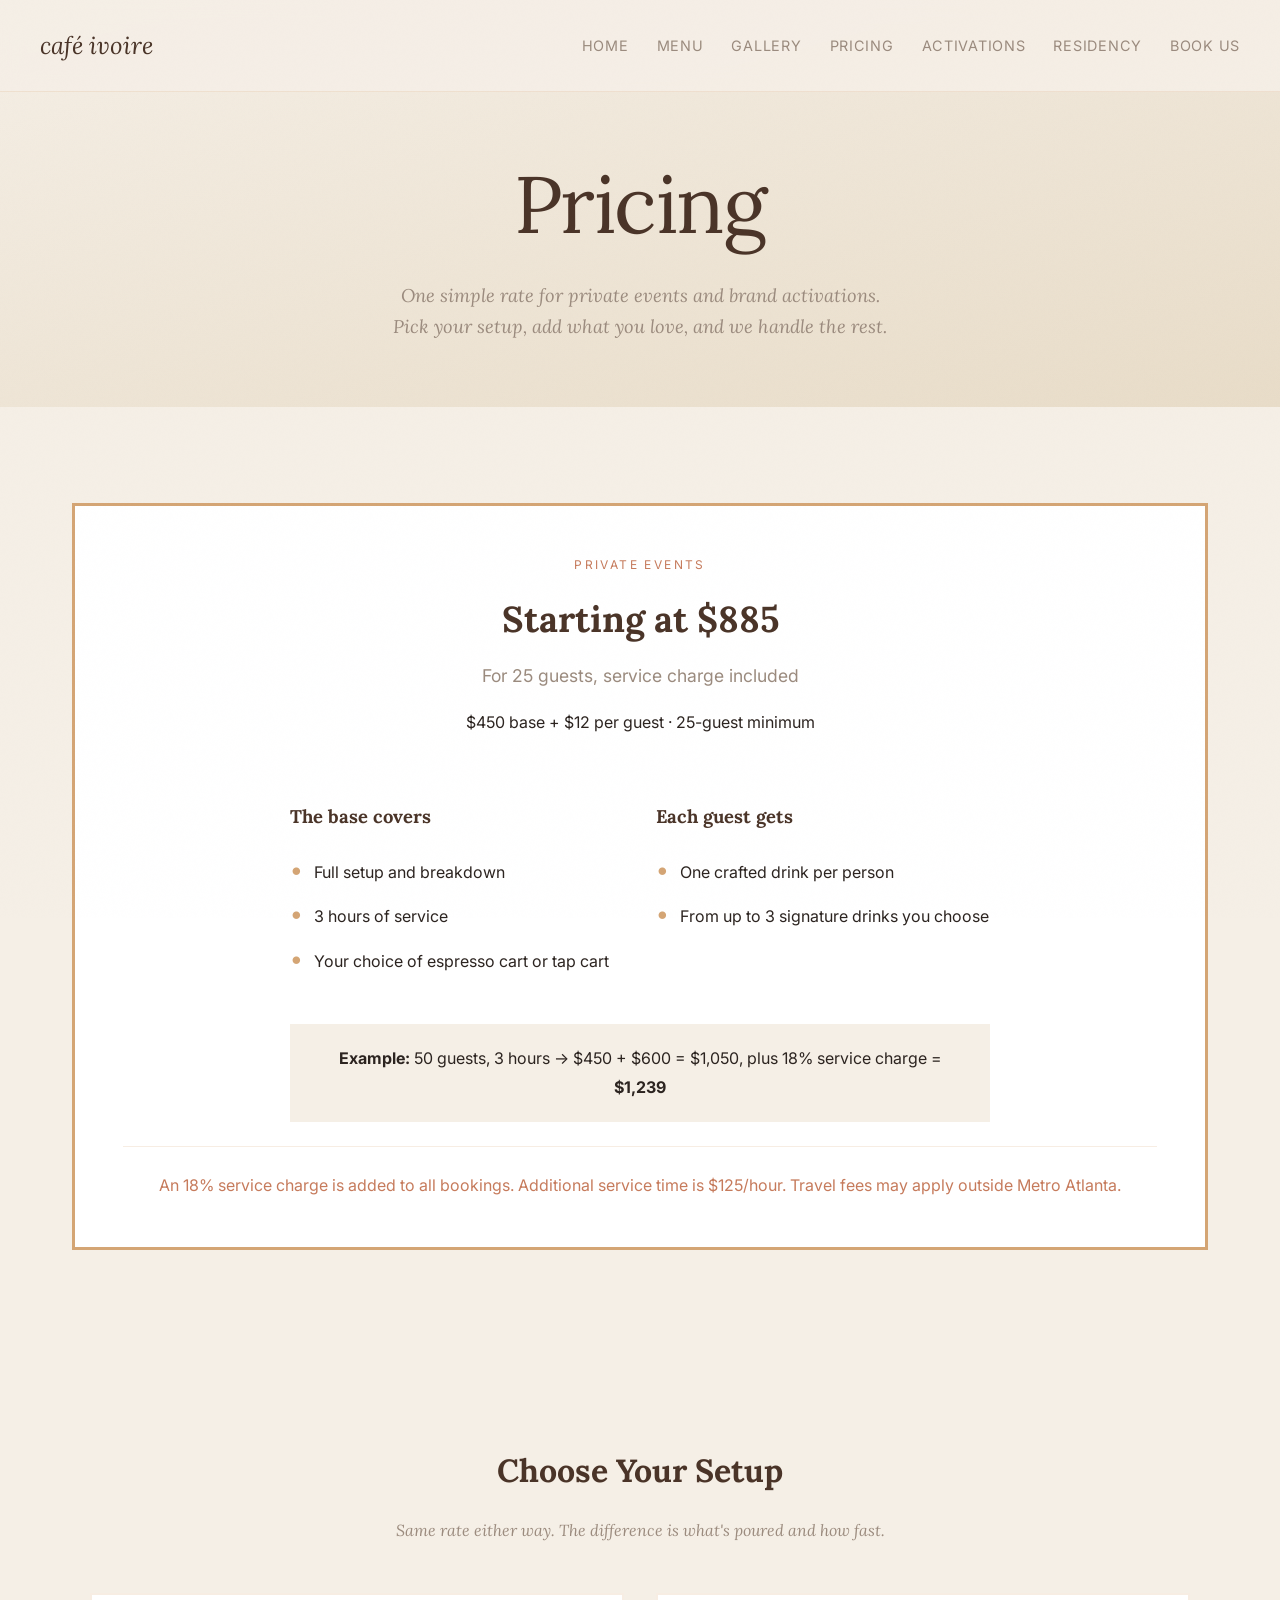
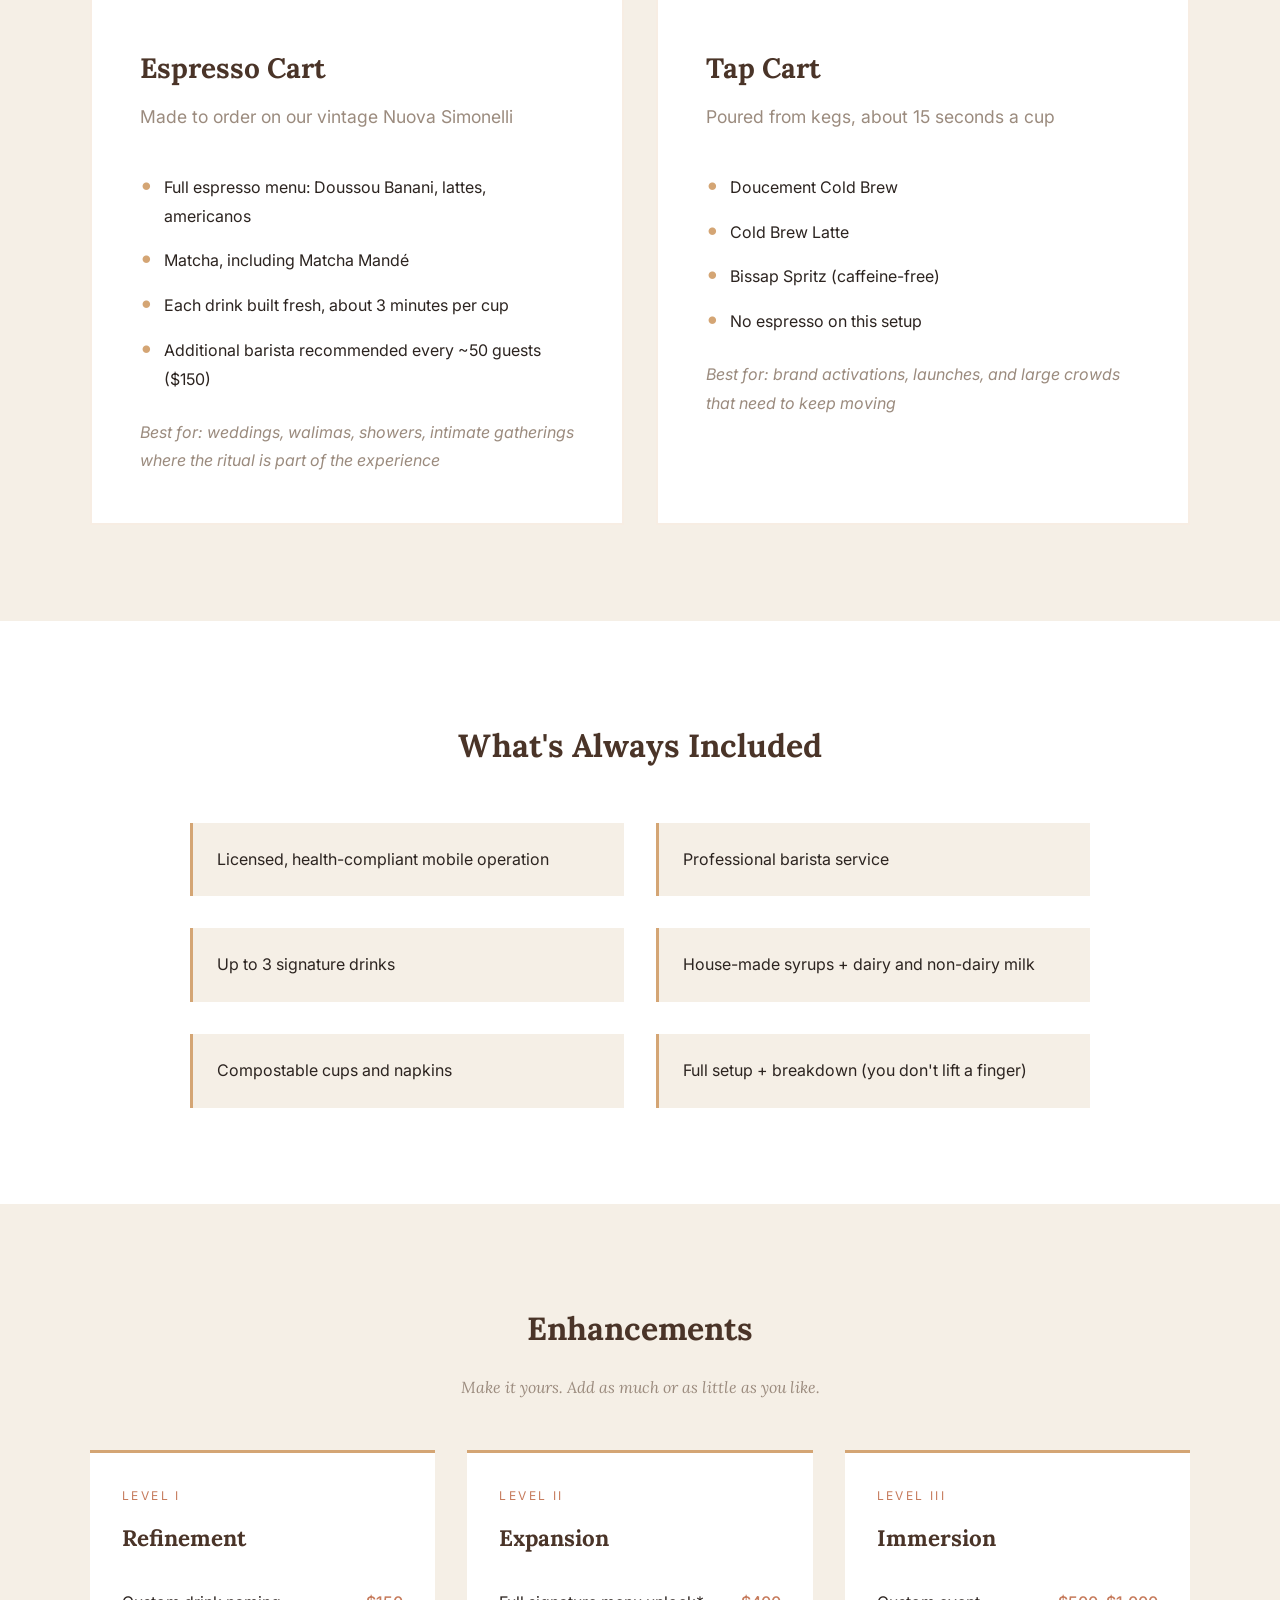
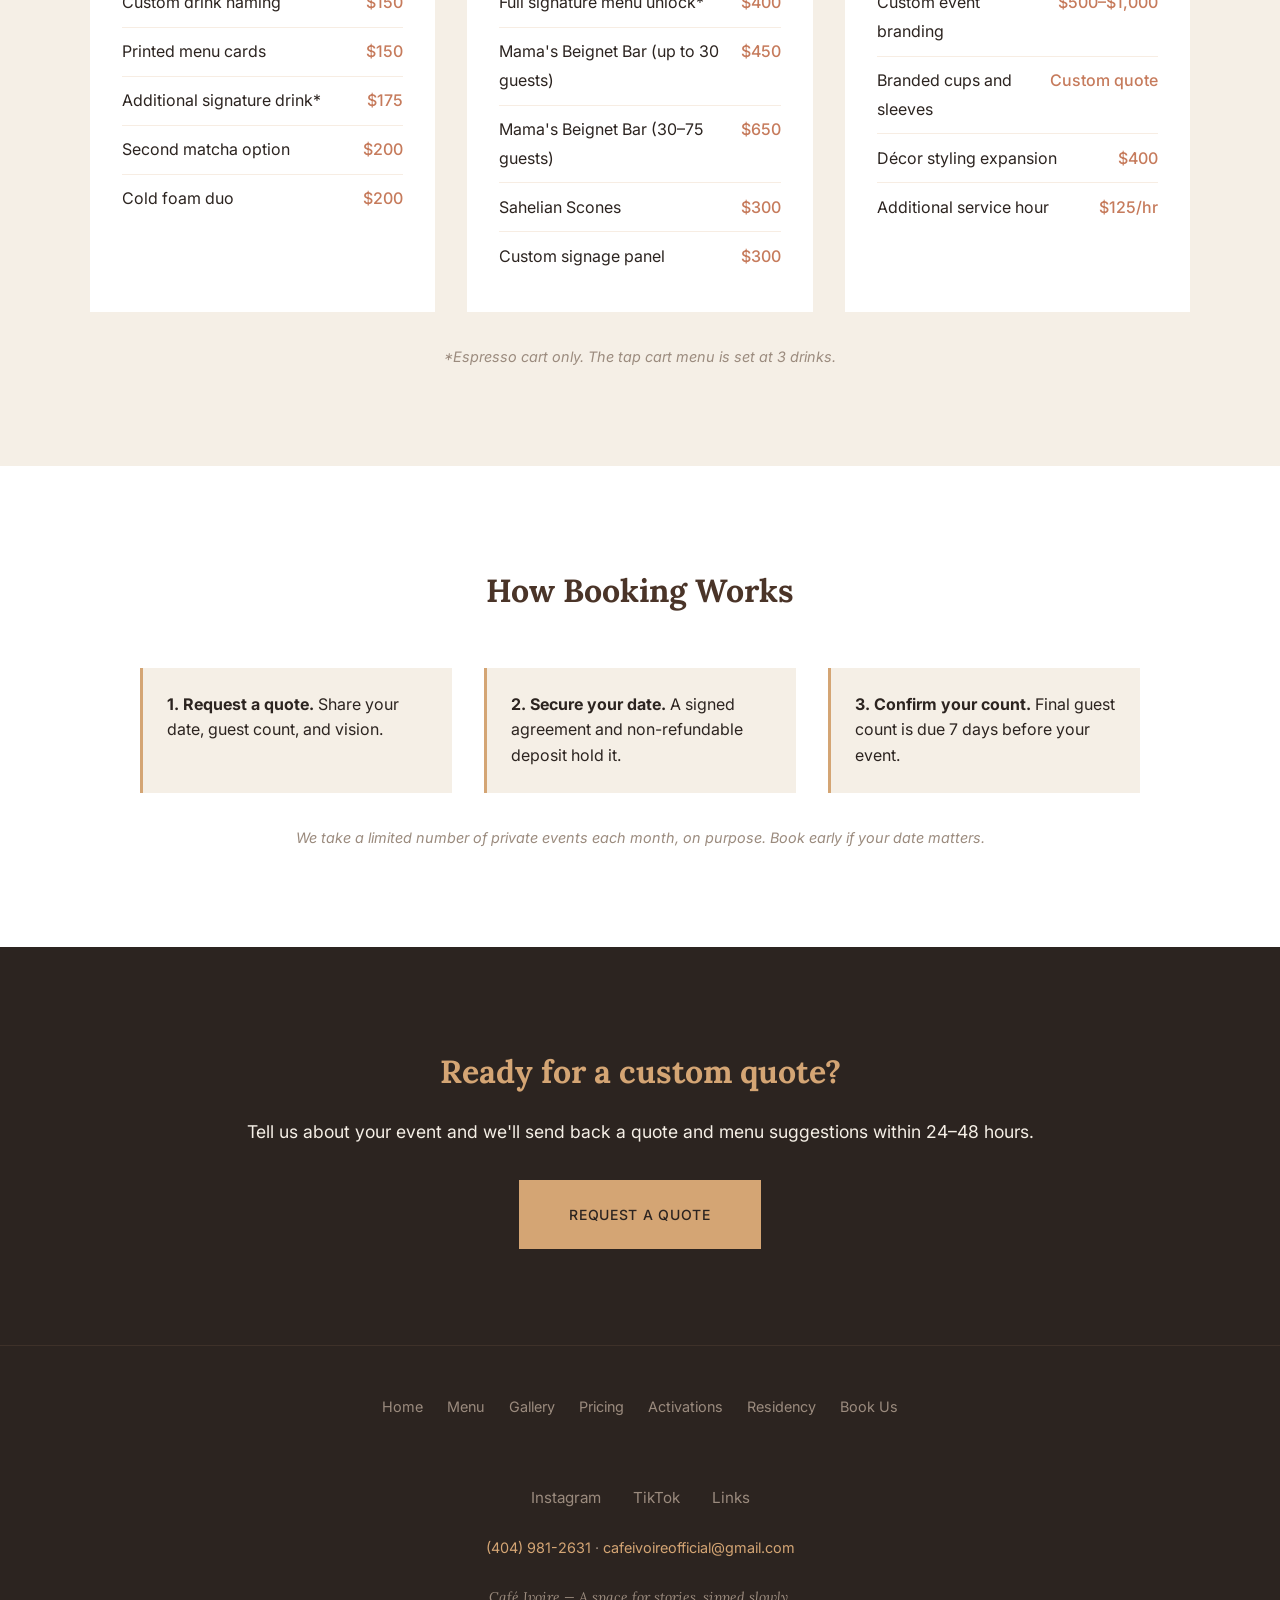
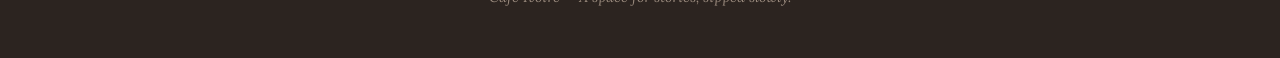
<file: pricing.html>
<!DOCTYPE html>
<html lang="en">

<head>
    <meta charset="UTF-8">
    <meta name="viewport" content="width=device-width, initial-scale=1.0">
    <title>Pricing – Café Ivoire | Atlanta Coffee Catering</title>
    <meta name="description"
        content="Café Ivoire pricing: $450 base + $12 per guest for private events and brand activations in Atlanta. Choose an espresso cart or cold brew tap cart.">
    <link rel="icon" type="image/png" href="/images/favicon.png">
    <link rel="preconnect" href="https://fonts.googleapis.com">
    <link rel="preconnect" href="https://fonts.gstatic.com" crossorigin>
    <link
        href="https://fonts.googleapis.com/css2?family=Lora:ital,wght@0,400;0,600;1,400&family=Inter:wght@300;400;500&display=swap"
        rel="stylesheet">
    <link rel="stylesheet" href="/style.css?v=7" />
</head>

<body>

    <!-- Navigation -->
    <nav class="main-nav">
        <div class="nav-container">
            <a href="/" class="logo-link">café ivoire</a>
            <button class="hamburger" aria-label="Toggle menu">
                <span></span>
                <span></span>
                <span></span>
            </button>
            <ul class="nav-links">
                <li><a href="/">Home</a></li>
                <li><a href="/menu.html">Menu</a></li>
                <li><a href="/gallery.html">Gallery</a></li>
                <li><a href="/pricing.html">Pricing</a></li>
                <li><a href="/activations.html">Activations</a></li>
                <li><a href="/residency.html">Residency</a></li>
                <li><a href="/book.html">Book Us</a></li>
            </ul>
        </div>
    </nav>

    <!-- Pricing Hero -->
    <section class="pricing-hero">
        <h1>Pricing</h1>
        <p class="pricing-subtitle">One simple rate for private events and brand activations.<br>Pick your setup, add
            what you love, and we handle the rest.</p>
    </section>

    <!-- Rate -->
    <section class="packages-section">
        <div class="package-card featured rate-card">
            <p class="rate-label">Private Events</p>
            <h2 class="package-name">Starting at $885</h2>
            <p class="package-subtitle">For 25 guests, service charge included</p>
            <p class="rate-formula">$450 base + $12 per guest · 25-guest minimum</p>

            <div class="rate-columns">
                <div class="package-details">
                    <h3>The base covers</h3>
                    <ul>
                        <li>Full setup and breakdown</li>
                        <li>3 hours of service</li>
                        <li>Your choice of espresso cart or tap cart</li>
                    </ul>
                </div>
                <div class="package-details">
                    <h3>Each guest gets</h3>
                    <ul>
                        <li>One crafted drink per person</li>
                        <li>From up to 3 signature drinks you choose</li>
                    </ul>
                </div>
            </div>

            <div class="rate-example">
                <p><strong>Example:</strong> 50 guests, 3 hours → $450 + $600 = $1,050, plus 18% service charge =
                    <strong>$1,239</strong></p>
            </div>

            <p class="package-addon">An 18% service charge is added to all bookings. Additional service time is
                $125/hour. Travel fees may apply outside Metro Atlanta.</p>
        </div>
    </section>

    <!-- Setups -->
    <section class="setups-section">
        <div class="story-content">
            <h2>Choose Your Setup</h2>
            <p class="setups-intro">Same rate either way. The difference is what's poured and how fast.</p>
        </div>
        <div class="setups-grid">
            <div class="package-card">
                <h3 class="package-name">Espresso Cart</h3>
                <p class="package-subtitle">Made to order on our vintage Nuova Simonelli</p>
                <div class="package-details">
                    <ul>
                        <li>Full espresso menu: Doussou Banani, lattes, americanos</li>
                        <li>Matcha, including Matcha Mandé</li>
                        <li>Each drink built fresh, about 3 minutes per cup</li>
                        <li>Additional barista recommended every ~50 guests ($150)</li>
                    </ul>
                </div>
                <p class="package-ideal">Best for: weddings, walimas, showers, intimate gatherings where the ritual is
                    part of the experience</p>
            </div>
            <div class="package-card">
                <h3 class="package-name">Tap Cart</h3>
                <p class="package-subtitle">Poured from kegs, about 15 seconds a cup</p>
                <div class="package-details">
                    <ul>
                        <li>Doucement Cold Brew</li>
                        <li>Cold Brew Latte</li>
                        <li>Bissap Spritz (caffeine-free)</li>
                        <li>No espresso on this setup</li>
                    </ul>
                </div>
                <p class="package-ideal">Best for: brand activations, launches, and large crowds that need to keep
                    moving</p>
            </div>
        </div>
    </section>

    <!-- What's Always Included -->
    <section class="whats-included">
        <div class="story-content">
            <h2>What's Always Included</h2>
        </div>
        <div class="included-grid">
            <div class="included-item">
                <p>Licensed, health-compliant mobile operation</p>
            </div>
            <div class="included-item">
                <p>Professional barista service</p>
            </div>
            <div class="included-item">
                <p>Up to 3 signature drinks</p>
            </div>
            <div class="included-item">
                <p>House-made syrups + dairy and non-dairy milk</p>
            </div>
            <div class="included-item">
                <p>Compostable cups and napkins</p>
            </div>
            <div class="included-item">
                <p>Full setup + breakdown (you don't lift a finger)</p>
            </div>
        </div>
    </section>

    <!-- Enhancements -->
    <section class="enhancements-section">
        <div class="story-content">
            <h2>Enhancements</h2>
            <p class="setups-intro">Make it yours. Add as much or as little as you like.</p>
        </div>
        <div class="enhancements-grid">
            <div class="enhancement-level">
                <p class="rate-label">Level I</p>
                <h3>Refinement</h3>
                <ul>
                    <li><span>Custom drink naming</span><span>$150</span></li>
                    <li><span>Printed menu cards</span><span>$150</span></li>
                    <li><span>Additional signature drink*</span><span>$175</span></li>
                    <li><span>Second matcha option</span><span>$200</span></li>
                    <li><span>Cold foam duo</span><span>$200</span></li>
                </ul>
            </div>
            <div class="enhancement-level">
                <p class="rate-label">Level II</p>
                <h3>Expansion</h3>
                <ul>
                    <li><span>Full signature menu unlock*</span><span>$400</span></li>
                    <li><span>Mama's Beignet Bar (up to 30 guests)</span><span>$450</span></li>
                    <li><span>Mama's Beignet Bar (30–75 guests)</span><span>$650</span></li>
                    <li><span>Sahelian Scones</span><span>$300</span></li>
                    <li><span>Custom signage panel</span><span>$300</span></li>
                </ul>
            </div>
            <div class="enhancement-level">
                <p class="rate-label">Level III</p>
                <h3>Immersion</h3>
                <ul>
                    <li><span>Custom event branding</span><span>$500–$1,000</span></li>
                    <li><span>Branded cups and sleeves</span><span>Custom quote</span></li>
                    <li><span>Décor styling expansion</span><span>$400</span></li>
                    <li><span>Additional service hour</span><span>$125/hr</span></li>
                </ul>
            </div>
        </div>
        <p class="enhancements-note">*Espresso cart only. The tap cart menu is set at 3 drinks.</p>
    </section>

    <!-- Booking Terms -->
    <section class="whats-included">
        <div class="story-content">
            <h2>How Booking Works</h2>
        </div>
        <div class="included-grid steps-grid">
            <div class="included-item">
                <p><strong>1. Request a quote.</strong> Share your date, guest count, and vision.</p>
            </div>
            <div class="included-item">
                <p><strong>2. Secure your date.</strong> A signed agreement and non-refundable deposit hold it.</p>
            </div>
            <div class="included-item">
                <p><strong>3. Confirm your count.</strong> Final guest count is due 7 days before your event.</p>
            </div>
        </div>
        <p class="enhancements-note">We take a limited number of private events each month, on purpose. Book early
            if your date matters.</p>
    </section>

    <!-- CTA -->
    <section class="pricing-cta">
        <h2>Ready for a custom quote?</h2>
        <p>Tell us about your event and we'll send back a quote and menu suggestions within 24–48 hours.</p>
        <a href="/book.html" class="cta-button">Request a Quote</a>
    </section>

    <!-- Footer -->
    <footer>
        <div class="footer-content">
            <div class="footer-links">
                <a href="/">Home</a>
                <a href="/menu.html">Menu</a>
                <a href="/gallery.html">Gallery</a>
                <a href="/pricing.html">Pricing</a>
                <a href="/activations.html">Activations</a>
                <a href="/residency.html">Residency</a>
                <a href="/book.html">Book Us</a>
            </div>
            <div class="social-links">
                <a href="https://instagram.com/cafe_ivoire" target="_blank">Instagram</a>
                <a href="https://tiktok.com/@cafe_ivoire" target="_blank">TikTok</a>
                <a href="https://beacons.ai/cafe_ivoire" target="_blank">Links</a>
            </div>
            <p class="footer-contact"><a href="tel:+14049812631">(404) 981-2631</a> · <a href="mailto:cafeivoireofficial@gmail.com">cafeivoireofficial@gmail.com</a></p>
            <p>Café Ivoire — A space for stories, sipped slowly.</p>
        </div>
    </footer>

    <script>
        // Hamburger menu toggle
        const hamburger = document.querySelector('.hamburger');
        const navLinks = document.querySelector('.nav-links');

        hamburger.addEventListener('click', () => {
            hamburger.classList.toggle('active');
            navLinks.classList.toggle('active');
        });

        // Close menu when clicking outside
        document.addEventListener('click', (e) => {
            if (!hamburger.contains(e.target) && !navLinks.contains(e.target)) {
                hamburger.classList.remove('active');
                navLinks.classList.remove('active');
            }
        });

        // Close menu when clicking a link
        navLinks.querySelectorAll('a').forEach(link => {
            link.addEventListener('click', () => {
                hamburger.classList.remove('active');
                navLinks.classList.remove('active');
            });
        });
    </script>

</body>

</html>
</file>
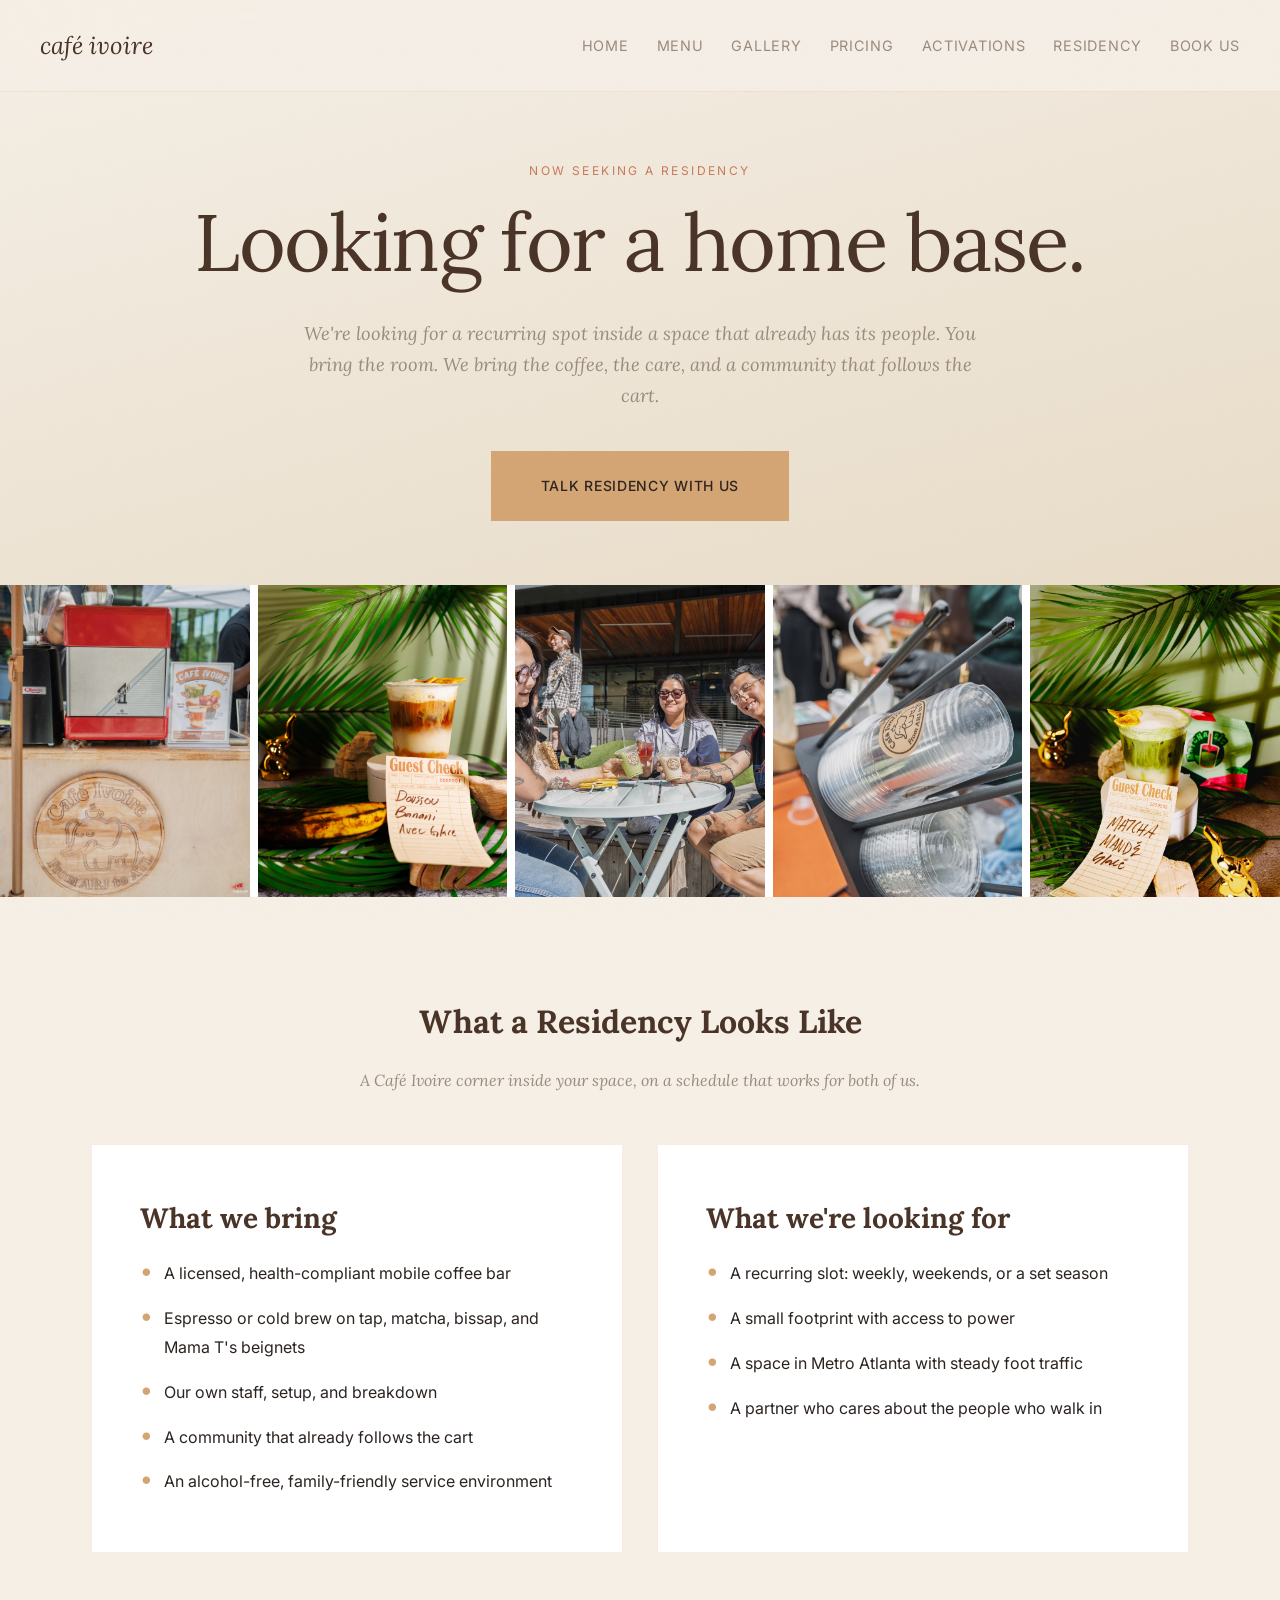
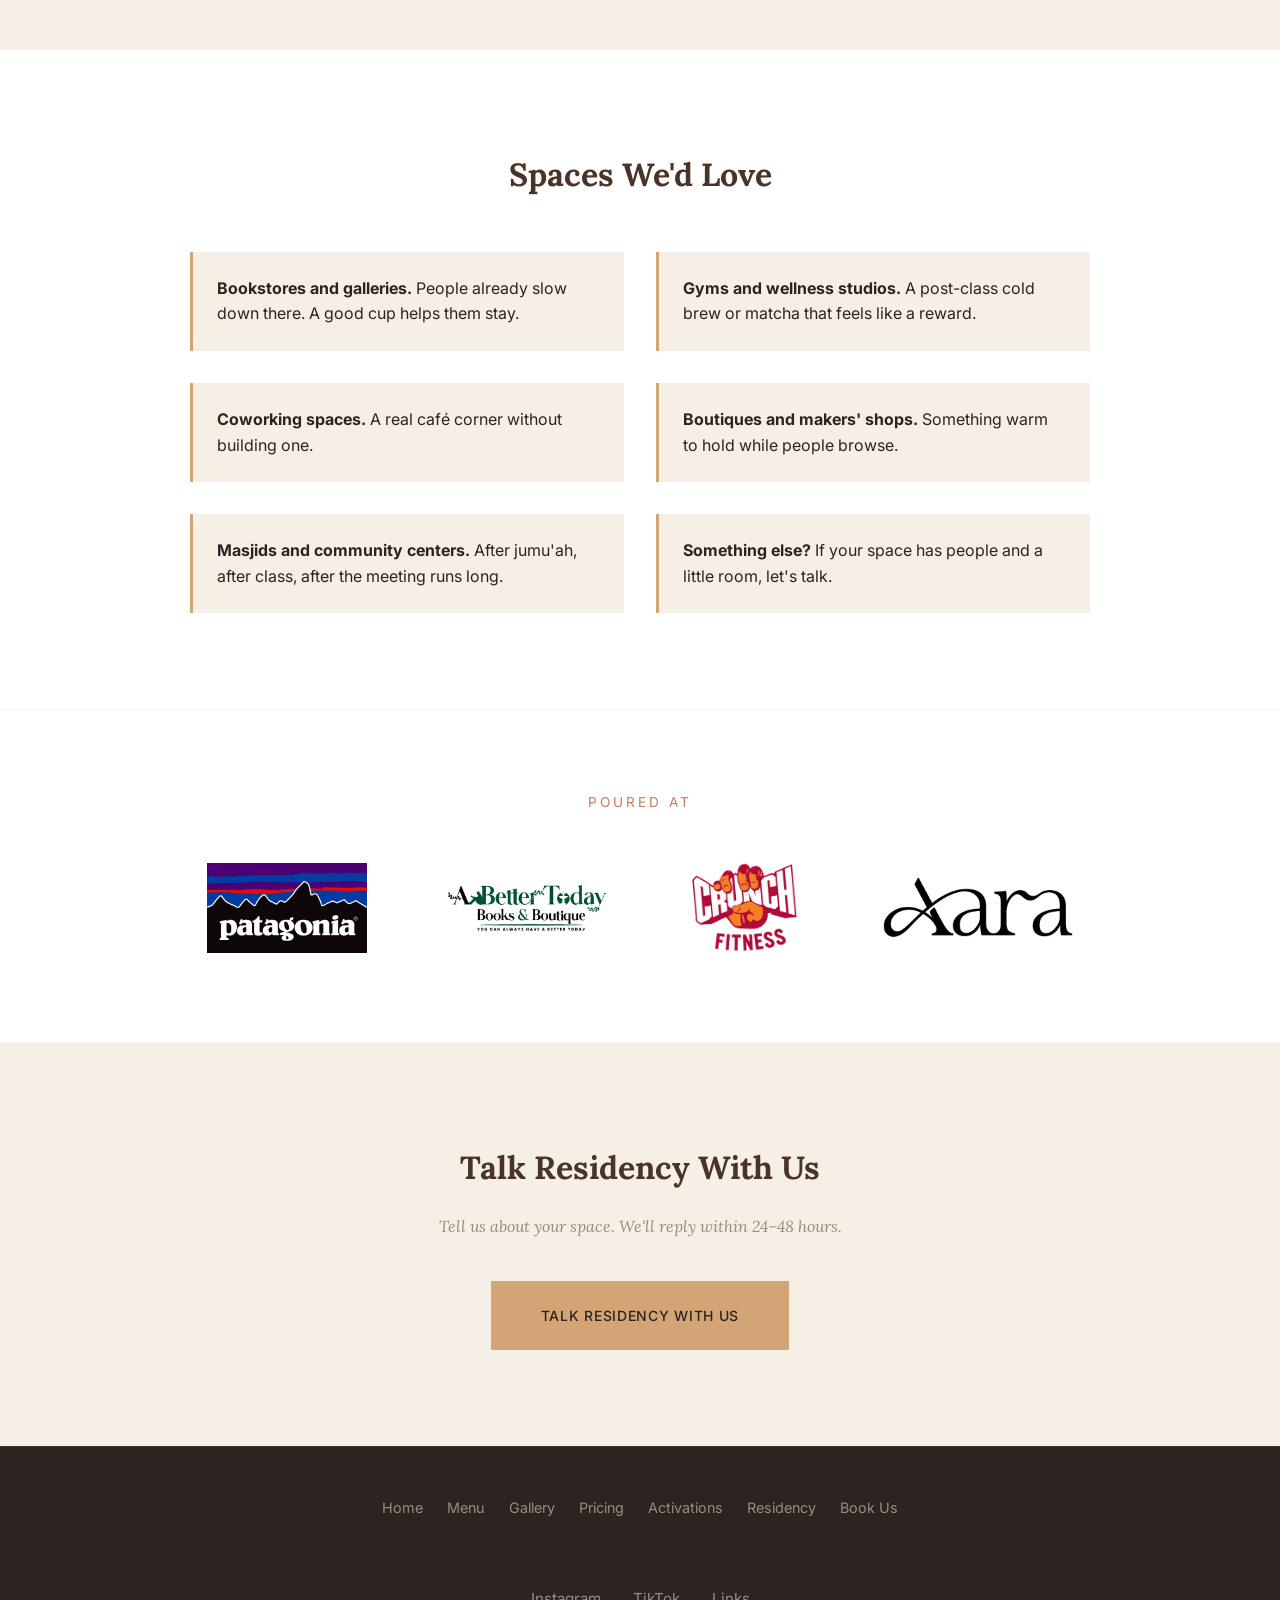
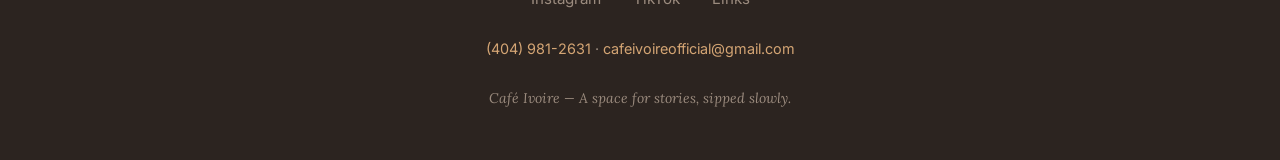
<file: residency.html>
<!DOCTYPE html>
<html lang="en">

<head>
    <meta charset="UTF-8">
    <meta name="viewport" content="width=device-width, initial-scale=1.0">
    <title>Residency – Café Ivoire | Atlanta</title>
    <meta name="description"
        content="Café Ivoire is seeking a café residency in Metro Atlanta: a recurring coffee corner inside your bookstore, gym, coworking space, gallery, or community space.">
    <link rel="icon" type="image/png" href="/images/favicon.png">
    <link rel="preconnect" href="https://fonts.googleapis.com">
    <link rel="preconnect" href="https://fonts.gstatic.com" crossorigin>
    <link
        href="https://fonts.googleapis.com/css2?family=Lora:ital,wght@0,400;0,600;1,400&family=Inter:wght@300;400;500&display=swap"
        rel="stylesheet">
    <link rel="stylesheet" href="/style.css?v=7" />
</head>

<body>

    <!-- Navigation -->
    <nav class="main-nav">
        <div class="nav-container">
            <a href="/" class="logo-link">café ivoire</a>
            <button class="hamburger" aria-label="Toggle menu">
                <span></span>
                <span></span>
                <span></span>
            </button>
            <ul class="nav-links">
                <li><a href="/">Home</a></li>
                <li><a href="/menu.html">Menu</a></li>
                <li><a href="/gallery.html">Gallery</a></li>
                <li><a href="/pricing.html">Pricing</a></li>
                <li><a href="/activations.html">Activations</a></li>
                <li><a href="/residency.html">Residency</a></li>
                <li><a href="/book.html">Book Us</a></li>
            </ul>
        </div>
    </nav>

    <!-- Hero -->
    <section class="pricing-hero">
        <p class="rate-label">Now Seeking a Residency</p>
        <h1>Looking for a home base.</h1>
        <p class="pricing-subtitle">We're looking for a recurring spot inside a space that already has its people.
            You bring the room. We bring the coffee, the care, and a community that follows the cart.</p>
        <div class="hero-buttons">
            <a href="/book.html?type=residency" class="cta-button primary">Talk Residency With Us</a>
        </div>
    </section>

    <!-- Photo Strip -->
    <section class="photo-strip page-photo-strip" aria-label="Café Ivoire in action">
        <div class="photo-strip-track">
            <img src="/images/gallery/sessions/session-07.jpg" alt="The Café Ivoire cart" loading="lazy">
            <img src="/images/gallery/sessions/drink-doussou-2.jpg" alt="Doussou Banani, avec glace" loading="lazy">
            <img src="/images/gallery/sessions/session-10.jpg" alt="Guests sharing drinks on the Beltline" loading="lazy">
            <img src="/images/gallery/sessions/session-02.jpg" alt="Cups stacked and ready to pour" loading="lazy">
            <img src="/images/gallery/sessions/drink-matcha-2.jpg" alt="Matcha Mandé Glacé" loading="lazy">
        </div>
    </section>

    <!-- What it is -->
    <section class="setups-section">
        <div class="story-content">
            <h2>What a Residency Looks Like</h2>
            <p class="setups-intro">A Café Ivoire corner inside your space, on a schedule that works for both of us.</p>
        </div>
        <div class="setups-grid">
            <div class="package-card">
                <h3 class="package-name">What we bring</h3>
                <div class="package-details">
                    <ul>
                        <li>A licensed, health-compliant mobile coffee bar</li>
                        <li>Espresso or cold brew on tap, matcha, bissap, and Mama T's beignets</li>
                        <li>Our own staff, setup, and breakdown</li>
                        <li>A community that already follows the cart</li>
                        <li>An alcohol-free, family-friendly service environment</li>
                    </ul>
                </div>
            </div>
            <div class="package-card">
                <h3 class="package-name">What we're looking for</h3>
                <div class="package-details">
                    <ul>
                        <li>A recurring slot: weekly, weekends, or a set season</li>
                        <li>A small footprint with access to power</li>
                        <li>A space in Metro Atlanta with steady foot traffic</li>
                        <li>A partner who cares about the people who walk in</li>
                    </ul>
                </div>
            </div>
        </div>
    </section>

    <!-- Spaces -->
    <section class="whats-included">
        <div class="story-content">
            <h2>Spaces We'd Love</h2>
        </div>
        <div class="included-grid">
            <div class="included-item"><p><strong>Bookstores and galleries.</strong> People already slow down there. A good cup helps them stay.</p></div>
            <div class="included-item"><p><strong>Gyms and wellness studios.</strong> A post-class cold brew or matcha that feels like a reward.</p></div>
            <div class="included-item"><p><strong>Coworking spaces.</strong> A real café corner without building one.</p></div>
            <div class="included-item"><p><strong>Boutiques and makers' shops.</strong> Something warm to hold while people browse.</p></div>
            <div class="included-item"><p><strong>Masjids and community centers.</strong> After jumu'ah, after class, after the meeting runs long.</p></div>
            <div class="included-item"><p><strong>Something else?</strong> If your space has people and a little room, let's talk.</p></div>
        </div>
    </section>

    <!-- Partners -->
    <section class="partners-section">
        <div class="partners-inner">
            <span class="partners-label">Poured at</span>
            <div class="partners-logos">
                <div class="partner-logo"><img src="/images/partners/patagonia.png" alt="Patagonia"></div>
                <div class="partner-logo"><img src="/images/partners/a-better-today.png" alt="A Better Today Books &amp; Boutique"></div>
                <div class="partner-logo"><img src="/images/partners/crunch-fitness.webp" alt="Crunch Fitness"></div>
                <div class="partner-logo"><img src="/images/partners/aara.png" alt="AARA"></div>
            </div>
        </div>
    </section>

    <!-- Inquiry -->
    <section class="booking-form-section" id="inquire">
        <div class="story-content">
            <h2 class="form-heading">Talk Residency With Us</h2>
            <p class="setups-intro">Tell us about your space. We'll reply within 24–48 hours.</p>
        </div>
        <div class="inquire-cta">
            <a href="/book.html?type=residency" class="cta-button">Talk Residency With Us</a>
        </div>
    </section>

    <!-- Footer -->
    <footer>
        <div class="footer-content">
            <div class="footer-links">
                <a href="/">Home</a>
                <a href="/menu.html">Menu</a>
                <a href="/gallery.html">Gallery</a>
                <a href="/pricing.html">Pricing</a>
                <a href="/activations.html">Activations</a>
                <a href="/residency.html">Residency</a>
                <a href="/book.html">Book Us</a>
            </div>
            <div class="social-links">
                <a href="https://instagram.com/cafe_ivoire" target="_blank">Instagram</a>
                <a href="https://tiktok.com/@cafe_ivoire" target="_blank">TikTok</a>
                <a href="https://beacons.ai/cafe_ivoire" target="_blank">Links</a>
            </div>
            <p class="footer-contact"><a href="tel:+14049812631">(404) 981-2631</a> · <a href="mailto:cafeivoireofficial@gmail.com">cafeivoireofficial@gmail.com</a></p>
            <p>Café Ivoire — A space for stories, sipped slowly.</p>
        </div>
    </footer>

    <script>
        // Hamburger menu toggle
        const hamburger = document.querySelector('.hamburger');
        const navLinks = document.querySelector('.nav-links');

        hamburger.addEventListener('click', () => {
            hamburger.classList.toggle('active');
            navLinks.classList.toggle('active');
        });

        // Close menu when clicking outside
        document.addEventListener('click', (e) => {
            if (!hamburger.contains(e.target) && !navLinks.contains(e.target)) {
                hamburger.classList.remove('active');
                navLinks.classList.remove('active');
            }
        });

        // Close menu when clicking a link
        navLinks.querySelectorAll('a').forEach(link => {
            link.addEventListener('click', () => {
                hamburger.classList.remove('active');
                navLinks.classList.remove('active');
            });
        });
    </script>

</body>

</html>
</file>
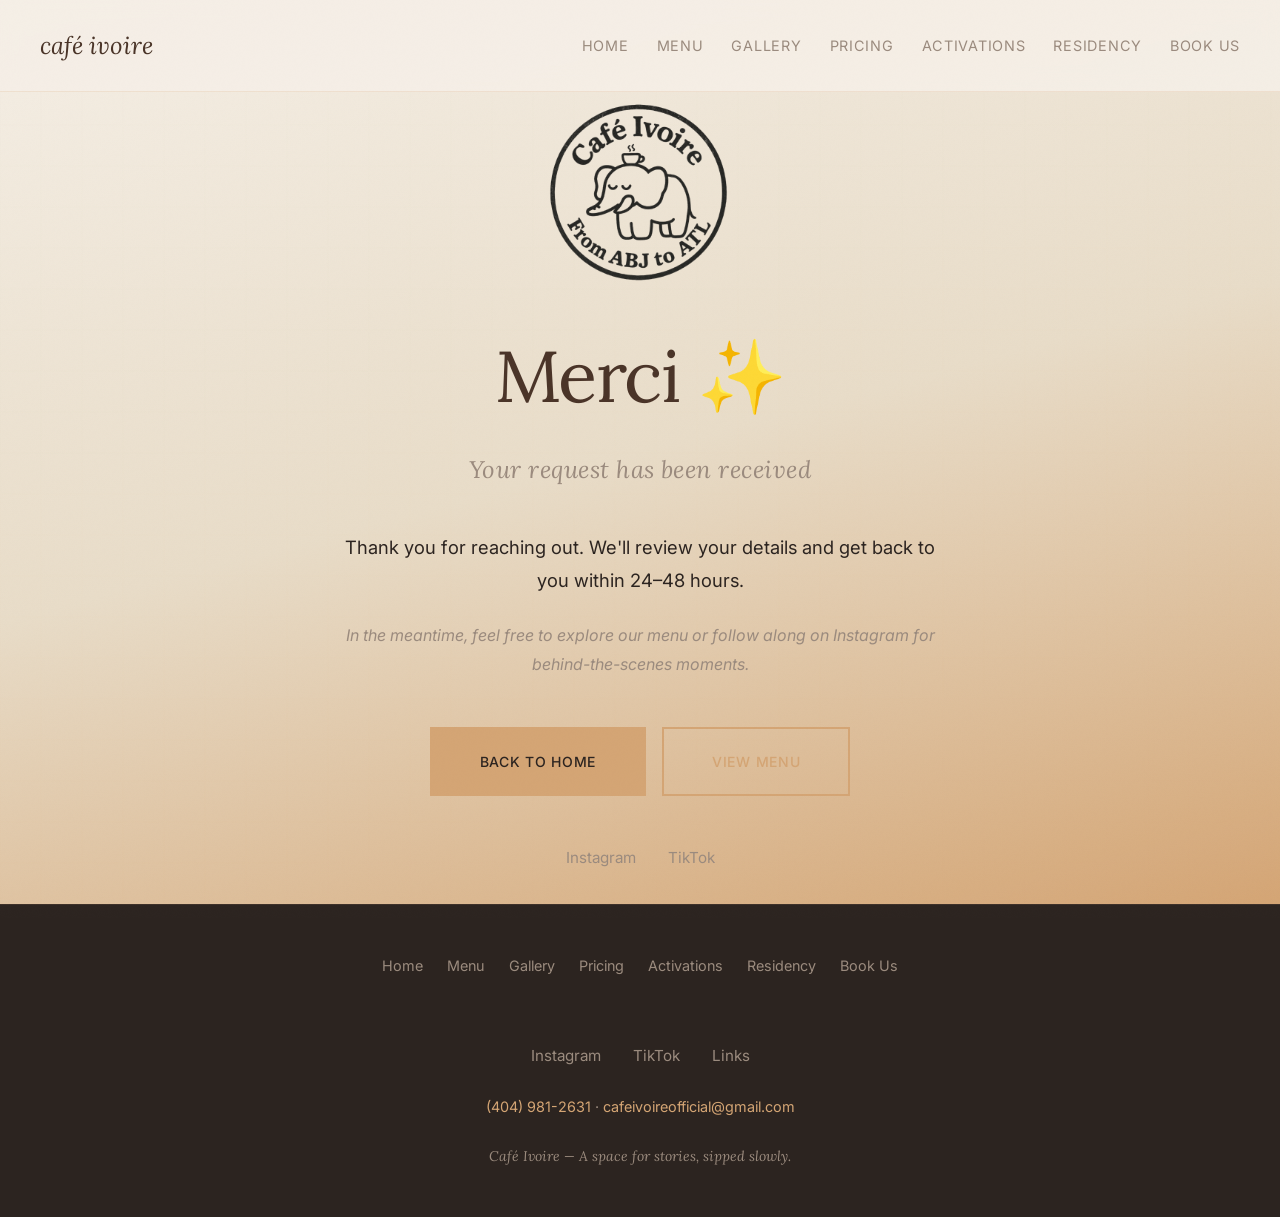
<file: thanks.html>
<!DOCTYPE html>
<html lang="en">

<head>
    <meta charset="UTF-8">
    <meta name="viewport" content="width=device-width, initial-scale=1.0">
    <title>Thank You – Café Ivoire</title>
    <link rel="icon" type="image/png" href="/images/favicon.png">
    <link rel="preconnect" href="https://fonts.googleapis.com">
    <link rel="preconnect" href="https://fonts.gstatic.com" crossorigin>
    <link
        href="https://fonts.googleapis.com/css2?family=Lora:ital,wght@0,400;0,600;1,400&family=Inter:wght@300;400;500&display=swap"
        rel="stylesheet">
    <link rel="stylesheet" href="/style.css?v=7" />
</head>

<body>

    <!-- Navigation -->
    <nav class="main-nav">
        <div class="nav-container">
            <a href="/" class="logo-link">café ivoire</a>
            <button class="hamburger" aria-label="Toggle menu">
                <span></span>
                <span></span>
                <span></span>
            </button>
            <ul class="nav-links">
                <li><a href="/">Home</a></li>
                <li><a href="/menu.html">Menu</a></li>
                <li><a href="/gallery.html">Gallery</a></li>
                <li><a href="/pricing.html">Pricing</a></li>
                <li><a href="/activations.html">Activations</a></li>
                <li><a href="/residency.html">Residency</a></li>
                <li><a href="/book.html">Book Us</a></li>
            </ul>
        </div>
    </nav>

    <!-- Thank You Hero -->
    <section class="hero">
        <div class="hero-content">
            <img src="/images/logo.png" alt="Café Ivoire Logo"
                style="width: 200px; height: 200px; margin-bottom: 2rem; opacity: 0.95;">
            <h1 style="font-size: clamp(2.5rem, 8vw, 4.5rem);">Merci ✨</h1>
            <p class="tagline">Your request has been received</p>
            <div style="max-width: 600px; margin: 2rem auto;">
                <p style="font-size: 1.15rem; line-height: 1.8; color: var(--charcoal); margin-bottom: 1.5rem;">
                    Thank you for reaching out. We'll review your details and get back to you within 24–48
                    hours.
                </p>
                <p style="font-size: 1rem; color: var(--sage); font-style: italic;">
                    In the meantime, feel free to explore our menu or follow along on Instagram for behind-the-scenes
                    moments.
                </p>
            </div>
            <div class="hero-buttons" style="margin-top: 3rem;">
                <a href="/" class="cta-button primary">Back to Home</a>
                <a href="/menu.html" class="cta-button secondary">View Menu</a>
            </div>
            <div class="social-links" style="margin-top: 3rem;">
                <a href="https://instagram.com/cafe_ivoire" target="_blank">Instagram</a>
                <a href="https://tiktok.com/@cafe_ivoire" target="_blank">TikTok</a>
            </div>
        </div>
    </section>

    <!-- Footer -->
    <footer>
        <div class="footer-content">
            <div class="footer-links">
                <a href="/">Home</a>
                <a href="/menu.html">Menu</a>
                <a href="/gallery.html">Gallery</a>
                <a href="/pricing.html">Pricing</a>
                <a href="/activations.html">Activations</a>
                <a href="/residency.html">Residency</a>
                <a href="/book.html">Book Us</a>
            </div>
            <div class="social-links">
                <a href="https://instagram.com/cafe_ivoire" target="_blank">Instagram</a>
                <a href="https://tiktok.com/@cafe_ivoire" target="_blank">TikTok</a>
                <a href="https://beacons.ai/cafe_ivoire" target="_blank">Links</a>
            </div>
            <p class="footer-contact"><a href="tel:+14049812631">(404) 981-2631</a> · <a href="mailto:cafeivoireofficial@gmail.com">cafeivoireofficial@gmail.com</a></p>
            <p>Café Ivoire — A space for stories, sipped slowly.</p>
        </div>
    </footer>

    <script>
        // Hamburger menu toggle
        const hamburger = document.querySelector('.hamburger');
        const navLinks = document.querySelector('.nav-links');

        hamburger.addEventListener('click', () => {
            hamburger.classList.toggle('active');
            navLinks.classList.toggle('active');
        });

        // Close menu when clicking outside
        document.addEventListener('click', (e) => {
            if (!hamburger.contains(e.target) && !navLinks.contains(e.target)) {
                hamburger.classList.remove('active');
                navLinks.classList.remove('active');
            }
        });

        // Close menu when clicking a link
        navLinks.querySelectorAll('a').forEach(link => {
            link.addEventListener('click', () => {
                hamburger.classList.remove('active');
                navLinks.classList.remove('active');
            });
        });
    </script>

</body>

</html>
</file>
<file: style.css>
* {
    margin: 0;
    padding: 0;
    box-sizing: border-box;
}

:root {
    --gold: #D4A574;
    --deep-brown: #4A3428;
    --warm-cream: #F5EFE6;
    --terracotta: #C67B5C;
    --charcoal: #2C2420;
    --sage: #9B8B7E;
}

body {
    font-family: 'Inter', -apple-system, BlinkMacSystemFont, sans-serif;
    color: var(--charcoal);
    background: var(--warm-cream);
    line-height: 1.6;
    overflow-x: hidden;
}

/* Navigation */
.main-nav {
    position: fixed;
    top: 0;
    left: 0;
    right: 0;
    background: rgba(245, 239, 230, 0.95);
    backdrop-filter: blur(10px);
    border-bottom: 1px solid rgba(212, 165, 116, 0.2);
    z-index: 1000;
    padding: 1.5rem 2rem;
}

.nav-container {
    max-width: 1200px;
    margin: 0 auto;
    display: flex;
    justify-content: space-between;
    align-items: center;
}

.logo-link {
    font-family: 'Lora', serif;
    font-size: 1.5rem;
    color: var(--deep-brown);
    text-decoration: none;
    font-style: italic;
    z-index: 1001;
}

.nav-links {
    display: flex;
    gap: 1.75rem;
    list-style: none;
}

.nav-links a {
    color: var(--sage);
    text-decoration: none;
    font-size: 0.9rem;
    text-transform: uppercase;
    letter-spacing: 0.05em;
    transition: color 0.3s ease;
}

.nav-links a:hover {
    color: var(--gold);
}

/* Hamburger Menu */
.hamburger {
    display: none;
    flex-direction: column;
    gap: 5px;
    background: none;
    border: none;
    cursor: pointer;
    padding: 0.5rem;
    z-index: 1001;
}

.hamburger span {
    width: 25px;
    height: 2px;
    background: var(--deep-brown);
    transition: all 0.3s ease;
}

.hamburger.active span:nth-child(1) {
    transform: rotate(45deg) translate(7px, 7px);
}

.hamburger.active span:nth-child(2) {
    opacity: 0;
}

.hamburger.active span:nth-child(3) {
    transform: rotate(-45deg) translate(7px, -7px);
}

/* Hero Section */
.hero {
    min-height: 100vh;
    display: flex;
    flex-direction: column;
    justify-content: center;
    align-items: center;
    padding: 2rem;
    padding-top: 6rem;
    background: linear-gradient(165deg, #F5EFE6 0%, #E8DCC8 50%, #D4A574 100%);
    position: relative;
    text-align: center;
}

.hero::before {
    content: '';
    position: absolute;
    top: 0;
    left: 0;
    right: 0;
    bottom: 0;
    background-image:
        repeating-linear-gradient(90deg, rgba(212, 165, 116, 0.03) 0px, transparent 1px, transparent 40px, rgba(212, 165, 116, 0.03) 41px),
        repeating-linear-gradient(0deg, rgba(212, 165, 116, 0.03) 0px, transparent 1px, transparent 40px, rgba(212, 165, 116, 0.03) 41px);
    opacity: 0.3;
    pointer-events: none;
}

.hero-content {
    position: relative;
    z-index: 1;
    max-width: 900px;
}

h1 {
    font-family: 'Lora', serif;
    font-size: clamp(2.5rem, 8vw, 5rem);
    font-weight: 400;
    letter-spacing: -0.02em;
    color: var(--deep-brown);
    margin-bottom: 1.5rem;
    line-height: 1.1;
}

.tagline {
    font-family: 'Lora', serif;
    font-style: italic;
    font-size: clamp(1.1rem, 3vw, 1.5rem);
    color: var(--sage);
    margin-bottom: 1.5rem;
    letter-spacing: 0.02em;
}

.hero-body {
    font-size: clamp(1rem, 2vw, 1.15rem);
    line-height: 1.8;
    color: var(--charcoal);
    max-width: 700px;
    margin: 0 auto 2rem;
}

.hero-buttons {
    display: flex;
    gap: 1rem;
    justify-content: center;
    flex-wrap: wrap;
    margin-top: 2rem;
}

.scroll-indicator {
    margin-top: 4rem;
    font-size: 0.875rem;
    text-transform: uppercase;
    letter-spacing: 0.15em;
    color: var(--sage);
    font-weight: 300;
}

.scroll-indicator::after {
    content: '⬇';
    display: block;
    margin-top: 1rem;
    font-size: 1.2rem;
    animation: float 2s ease-in-out infinite;
}

@keyframes float {

    0%,
    100% {
        transform: translateY(0);
    }

    50% {
        transform: translateY(10px);
    }
}

/* Story Section */
.story-section {
    padding: 8rem 2rem;
    background: var(--deep-brown);
    color: var(--warm-cream);
}

.story-content {
    max-width: 700px;
    margin: 0 auto;
}

.section-label {
    font-size: 0.75rem;
    text-transform: uppercase;
    letter-spacing: 0.2em;
    color: var(--gold);
    margin-bottom: 2rem;
    display: block;
    text-align: center;
}

.story-text {
    font-family: 'Lora', serif;
    font-size: clamp(1.25rem, 3vw, 1.75rem);
    line-height: 1.8;
    margin-bottom: 2rem;
    font-weight: 300;
}

.story-text em {
    color: var(--gold);
    font-style: normal;
    font-weight: 400;
}

/* What We Do Section */
.what-we-do {
    padding: 8rem 2rem;
    background: var(--warm-cream);
}

.services-grid {
    max-width: 1000px;
    margin: 4rem auto 0;
    display: grid;
    grid-template-columns: repeat(auto-fit, minmax(280px, 1fr));
    gap: 3rem;
}

.service-item {
    padding: 2rem;
    background: white;
    border: 1px solid rgba(212, 165, 116, 0.2);
}

.service-item h3 {
    font-family: 'Lora', serif;
    font-size: 1.35rem;
    color: var(--deep-brown);
    margin-bottom: 1rem;
}

.service-item p {
    color: var(--sage);
    line-height: 1.7;
}

/* Signature Section */
.signature-section {
    padding: 8rem 2rem;
    background: linear-gradient(to bottom, white 0%, var(--warm-cream) 100%);
}

.signature-grid {
    max-width: 1000px;
    margin: 4rem auto 0;
    display: grid;
    grid-template-columns: repeat(auto-fit, minmax(250px, 1fr));
    gap: 2rem;
}

.signature-item {
    padding: 1.5rem;
    background: white;
    border-left: 3px solid var(--gold);
}

.signature-item h3 {
    font-family: 'Lora', serif;
    font-size: 1.15rem;
    color: var(--deep-brown);
    margin-bottom: 0.5rem;
}

.signature-item p {
    font-size: 0.9rem;
    color: var(--sage);
    line-height: 1.6;
}

.signature-note {
    max-width: 700px;
    margin: 3rem auto 0;
    text-align: center;
    font-style: italic;
    color: var(--terracotta);
}

/* Who Section */
.who-section {
    padding: 6rem 2rem;
    background: var(--deep-brown);
    color: var(--warm-cream);
}

.events-list {
    max-width: 600px;
    margin: 3rem auto 0;
}

.events-list ul {
    list-style: none;
    padding: 0;
}

.events-list li {
    padding: 0.75rem 0;
    border-bottom: 1px solid rgba(212, 165, 116, 0.2);
    color: var(--warm-cream);
    font-size: 1.05rem;
}

.events-list li:last-child {
    border-bottom: none;
}

.location-note {
    margin-top: 2rem;
    font-size: 0.9rem;
    color: var(--gold);
    text-align: center;
}

/* Menu Preview */
.menu-preview {
    padding: 8rem 2rem;
    background: var(--warm-cream);
}

.menu-grid {
    max-width: 1200px;
    margin: 0 auto;
    display: grid;
    grid-template-columns: repeat(auto-fit, minmax(280px, 1fr));
    gap: 3rem;
    margin-top: 4rem;
}

.menu-item {
    padding: 2rem;
    background: white;
    border: 1px solid rgba(212, 165, 116, 0.2);
    transition: transform 0.3s ease, box-shadow 0.3s ease;
}

.menu-item:hover {
    transform: translateY(-5px);
    box-shadow: 0 10px 30px rgba(74, 52, 40, 0.1);
}

.menu-item-name {
    font-family: 'Lora', serif;
    font-size: 1.5rem;
    color: var(--deep-brown);
    margin-bottom: 0.75rem;
}

.menu-item-description {
    font-size: 0.95rem;
    color: var(--sage);
    line-height: 1.6;
    margin-bottom: 1rem;
}

.menu-item-story {
    font-size: 0.85rem;
    font-style: italic;
    color: var(--terracotta);
    padding-top: 1rem;
    border-top: 1px solid rgba(212, 165, 116, 0.2);
}

/* Menu Page Specific */
.menu-hero {
    padding: 10rem 2rem 6rem;
    background: linear-gradient(165deg, #F5EFE6 0%, #E8DCC8 100%);
    text-align: center;
}

.menu-subtitle {
    font-family: 'Lora', serif;
    font-style: italic;
    font-size: 1.25rem;
    color: var(--sage);
    margin-top: 1rem;
}

.menu-section {
    padding: 5rem 2rem;
    background: var(--warm-cream);
}

.menu-section:nth-child(even) {
    background: white;
}

.menu-section-title {
    font-family: 'Lora', serif;
    font-size: 2.5rem;
    color: var(--deep-brown);
    text-align: center;
    margin-bottom: 0.5rem;
}

.menu-section-note {
    text-align: center;
    font-size: 0.9rem;
    color: var(--sage);
    font-style: italic;
    margin-bottom: 3rem;
}

.menu-items {
    max-width: 800px;
    margin: 3rem auto 0;
    display: flex;
    flex-direction: column;
    gap: 2rem;
}

.menu-item-header {
    display: flex;
    justify-content: space-between;
    align-items: baseline;
    margin-bottom: 0.75rem;
}

.menu-item-price {
    font-family: 'Lora', serif;
    color: var(--gold);
    font-size: 1.15rem;
    font-weight: 600;
}

.menu-item-note {
    font-size: 0.85rem;
    color: var(--terracotta);
    margin-top: 0.5rem;
    font-style: italic;
}

.menu-cta {
    padding: 6rem 2rem;
    background: var(--charcoal);
    color: var(--warm-cream);
    text-align: center;
}

.menu-cta h2 {
    font-family: 'Lora', serif;
    font-size: 2rem;
    color: var(--gold);
    margin-bottom: 1.5rem;
}

.menu-cta p {
    margin-bottom: 2rem;
    font-size: 1.1rem;
}

.menu-cta-buttons {
    display: flex;
    gap: 1rem;
    justify-content: center;
    flex-wrap: wrap;
    margin-bottom: 2rem;
}

.contact-info {
    margin-top: 2rem;
    font-size: 0.95rem;
}

.contact-info p {
    margin: 0.5rem 0;
}

/* Gallery Page */
.gallery-hero {
    padding: 10rem 2rem 4rem;
    background: linear-gradient(165deg, #F5EFE6 0%, #E8DCC8 100%);
    text-align: center;
}

.gallery-subtitle {
    font-family: 'Lora', serif;
    font-style: italic;
    font-size: 1.25rem;
    color: var(--sage);
    max-width: 700px;
    margin: 1rem auto 0;
}

.gallery-section {
    padding: 5rem 2rem;
    background: var(--warm-cream);
}

.gallery-section:nth-child(even) {
    background: white;
}

.gallery-section-title {
    font-family: 'Lora', serif;
    font-size: 2rem;
    color: var(--deep-brown);
    text-align: center;
    margin-bottom: 3rem;
}

.gallery-grid {
    max-width: 1200px;
    margin: 0 auto;
    display: grid;
    grid-template-columns: repeat(auto-fit, minmax(300px, 1fr));
    gap: 2rem;
}

.gallery-grid img {
    width: 100%;
    height: 100%;
    object-fit: cover;
    aspect-ratio: 4/5;
    transition: transform 0.3s ease, box-shadow 0.3s ease;
}

.gallery-grid img:hover {
    transform: scale(1.02);
    box-shadow: 0 10px 30px rgba(74, 52, 40, 0.2);
}

.gallery-placeholder {
    padding: 4rem 2rem;
    background: rgba(212, 165, 116, 0.1);
    border: 2px dashed rgba(212, 165, 116, 0.3);
    text-align: center;
    color: var(--sage);
    font-style: italic;
}

.gallery-cta {
    padding: 6rem 2rem;
    background: var(--charcoal);
    color: var(--warm-cream);
    text-align: center;
}

.gallery-cta h2 {
    font-family: 'Lora', serif;
    font-size: 2rem;
    color: var(--gold);
    margin-bottom: 2rem;
}

/* Pricing Page */
.pricing-hero {
    padding: 10rem 2rem 4rem;
    background: linear-gradient(165deg, #F5EFE6 0%, #E8DCC8 100%);
    text-align: center;
}

.pricing-subtitle {
    font-family: 'Lora', serif;
    font-style: italic;
    font-size: 1.15rem;
    color: var(--sage);
    max-width: 700px;
    margin: 1rem auto 0;
    line-height: 1.7;
}

.packages-section {
    padding: 6rem 2rem;
    background: var(--warm-cream);
    max-width: 1200px;
    margin: 0 auto;
    display: flex;
    flex-direction: column;
    gap: 3rem;
}

.package-card {
    padding: 3rem;
    background: white;
    border: 2px solid rgba(212, 165, 116, 0.2);
    transition: transform 0.3s ease, box-shadow 0.3s ease;
}

.package-card.featured {
    border: 3px solid var(--gold);
    position: relative;
}

.package-card:hover {
    transform: translateY(-5px);
    box-shadow: 0 15px 40px rgba(74, 52, 40, 0.15);
}

.package-name {
    font-family: 'Lora', serif;
    font-size: 2.25rem;
    color: var(--deep-brown);
    margin-bottom: 0.5rem;
}

.package-subtitle {
    font-size: 1.1rem;
    color: var(--sage);
    margin-bottom: 2rem;
}

.package-details h3 {
    font-family: 'Lora', serif;
    font-size: 1.15rem;
    color: var(--deep-brown);
    margin-bottom: 1rem;
    margin-top: 2rem;
}

.package-details ul {
    list-style: none;
    padding: 0;
}

.package-details li {
    padding: 0.5rem 0;
    padding-left: 1.5rem;
    position: relative;
    color: var(--charcoal);
}

.package-details li::before {
    content: '•';
    position: absolute;
    left: 0;
    color: var(--gold);
    font-size: 1.5rem;
    line-height: 1;
}

.package-addon {
    margin-top: 1.5rem;
    padding-top: 1.5rem;
    border-top: 1px solid rgba(212, 165, 116, 0.2);
    color: var(--terracotta);
}

.package-ideal {
    margin-top: 1rem;
    font-style: italic;
    color: var(--sage);
}

.whats-included {
    padding: 6rem 2rem;
    background: white;
}

.whats-included h2 {
    font-family: 'Lora', serif;
    font-size: 2rem;
    color: var(--deep-brown);
    text-align: center;
    margin-bottom: 3rem;
}

.included-grid {
    max-width: 900px;
    margin: 0 auto;
    display: grid;
    grid-template-columns: repeat(auto-fit, minmax(280px, 1fr));
    gap: 2rem;
}

.included-item {
    padding: 1.5rem;
    background: var(--warm-cream);
    border-left: 3px solid var(--gold);
}

.included-item p {
    color: var(--charcoal);
    line-height: 1.6;
}

.pricing-cta {
    padding: 6rem 2rem;
    background: var(--charcoal);
    color: var(--warm-cream);
    text-align: center;
}

.pricing-cta h2 {
    font-family: 'Lora', serif;
    font-size: 2rem;
    color: var(--gold);
    margin-bottom: 1rem;
}

.pricing-cta p {
    margin-bottom: 2rem;
    font-size: 1.1rem;
}

/* Booking Page */
.booking-hero {
    padding: 10rem 2rem 4rem;
    background: linear-gradient(165deg, #F5EFE6 0%, #E8DCC8 100%);
    text-align: center;
}

.booking-subtitle {
    font-family: 'Lora', serif;
    font-style: italic;
    font-size: 1.15rem;
    color: var(--sage);
    max-width: 600px;
    margin: 1rem auto 0;
}

.booking-form-section {
    padding: 6rem 2rem;
    background: var(--warm-cream);
}

.booking-form {
    max-width: 700px;
    margin: 0 auto;
    background: white;
    padding: 3rem;
    border: 1px solid rgba(212, 165, 116, 0.2);
}

.form-group {
    margin-bottom: 1.5rem;
}

.form-row {
    display: grid;
    grid-template-columns: 1fr 1fr;
    gap: 1.5rem;
    margin-bottom: 1.5rem;
}

.form-group label {
    display: block;
    font-size: 0.9rem;
    color: var(--deep-brown);
    margin-bottom: 0.5rem;
    font-weight: 500;
}

.form-group input,
.form-group select,
.form-group textarea {
    width: 100%;
    padding: 0.75rem;
    border: 1px solid rgba(212, 165, 116, 0.3);
    background: var(--warm-cream);
    color: var(--charcoal);
    font-family: 'Inter', sans-serif;
    font-size: 1rem;
    transition: border-color 0.3s ease;
}

.form-group input:focus,
.form-group select:focus,
.form-group textarea:focus {
    outline: none;
    border-color: var(--gold);
}

.checkbox-group {
    display: flex;
    flex-direction: column;
    gap: 0.75rem;
}

.checkbox-label {
    display: flex;
    align-items: center;
    gap: 0.5rem;
    cursor: pointer;
    font-weight: normal;
}

.checkbox-label input[type="checkbox"] {
    width: auto;
    cursor: pointer;
}

.booking-form button[type="submit"] {
    width: 100%;
    margin-top: 1rem;
}

.booking-note {
    max-width: 700px;
    margin: 2rem auto 0;
    text-align: center;
    padding: 2rem;
    background: white;
    border: 1px solid rgba(212, 165, 116, 0.2);
}

.booking-note p {
    color: var(--sage);
    line-height: 1.7;
}

.booking-note em {
    font-family: 'Lora', serif;
    color: var(--terracotta);
}

.contact-section {
    padding: 6rem 2rem;
    background: var(--deep-brown);
    color: var(--warm-cream);
    text-align: center;
}

.contact-section h2 {
    font-family: 'Lora', serif;
    font-size: 1.75rem;
    color: var(--gold);
    margin-bottom: 2rem;
}

.contact-details {
    margin-top: 1.5rem;
}

.contact-details a {
    color: var(--warm-cream);
    text-decoration: none;
    transition: color 0.3s ease;
}

.contact-details a:hover {
    color: var(--gold);
}

/* Values Section */
.values-section {
    padding: 8rem 2rem;
    background: linear-gradient(to bottom, var(--warm-cream) 0%, #E8DCC8 100%);
}

.values-grid {
    max-width: 1000px;
    margin: 4rem auto 0;
    display: grid;
    grid-template-columns: repeat(auto-fit, minmax(250px, 1fr));
    gap: 4rem;
}

.value-item {
    text-align: center;
}

.value-icon {
    font-size: 2.5rem;
    margin-bottom: 1.5rem;
    filter: grayscale(100%) sepia(100%) hue-rotate(10deg) saturate(150%);
}

.value-title {
    font-family: 'Lora', serif;
    font-size: 1.25rem;
    color: var(--deep-brown);
    margin-bottom: 0.75rem;
}

.value-description {
    font-size: 0.95rem;
    color: var(--sage);
    line-height: 1.7;
}

/* CTA Strip */
.cta-strip {
    padding: 6rem 2rem;
    background: var(--charcoal);
    color: var(--warm-cream);
    text-align: center;
}

.cta-strip h2 {
    font-family: 'Lora', serif;
    font-size: 2rem;
    color: var(--gold);
    margin-bottom: 1rem;
}

.cta-strip p {
    margin-bottom: 2rem;
    font-size: 1.1rem;
}

/* Coming Soon / Contact */
.coming-soon {
    padding: 10rem 2rem;
    background: var(--charcoal);
    color: var(--warm-cream);
    text-align: center;
}

.coming-soon h2 {
    font-family: 'Lora', serif;
    font-size: clamp(2.5rem, 6vw, 4rem);
    margin-bottom: 2rem;
    color: var(--gold);
}

.coming-soon-text {
    font-size: 1.25rem;
    max-width: 600px;
    margin: 0 auto 3rem;
    line-height: 1.8;
}

.cta-button {
    display: inline-block;
    padding: 1.25rem 3rem;
    background: var(--gold);
    color: var(--charcoal);
    text-decoration: none;
    font-weight: 500;
    letter-spacing: 0.05em;
    text-transform: uppercase;
    font-size: 0.875rem;
    transition: all 0.3s ease;
    border: 2px solid var(--gold);
}

.cta-button:hover {
    background: transparent;
    color: var(--gold);
}

.cta-button.secondary {
    background: transparent;
    color: var(--gold);
    border: 2px solid var(--gold);
}

.cta-button.secondary:hover {
    background: var(--gold);
    color: var(--charcoal);
}

.cta-button.primary {
    background: var(--gold);
    color: var(--charcoal);
}

.social-links {
    margin-top: 4rem;
    display: flex;
    gap: 2rem;
    justify-content: center;
}

.social-links a {
    color: var(--sage);
    text-decoration: none;
    font-size: 0.95rem;
    transition: color 0.3s ease;
}

.social-links a:hover {
    color: var(--gold);
}

/* Footer */
footer {
    padding: 3rem 2rem;
    background: var(--charcoal);
    color: var(--sage);
    text-align: center;
    font-size: 0.875rem;
    border-top: 1px solid rgba(212, 165, 116, 0.1);
}

.footer-content {
    max-width: 1000px;
    margin: 0 auto;
}

.footer-links {
    display: flex;
    gap: 1.5rem;
    justify-content: center;
    margin-bottom: 2rem;
    flex-wrap: wrap;
}

.footer-links a {
    color: var(--sage);
    text-decoration: none;
    font-size: 0.9rem;
    transition: color 0.3s ease;
}

.footer-links a:hover {
    color: var(--gold);
}

footer p {
    font-family: 'Lora', serif;
    font-style: italic;
    margin-top: 1.5rem;
}

/* Responsive */
@media (max-width: 768px) {
    .hamburger {
        display: flex;
    }

    .nav-links {
        position: fixed;
        top: 0;
        right: -100%;
        height: 100vh;
        width: 70%;
        max-width: 300px;
        background: var(--warm-cream);
        flex-direction: column;
        padding: 6rem 2rem 2rem;
        gap: 2rem;
        transition: right 0.3s ease;
        box-shadow: -5px 0 15px rgba(0, 0, 0, 0.1);
    }

    .nav-links.active {
        right: 0;
    }

    .nav-links a {
        font-size: 1.1rem;
    }

    .hero {
        min-height: 90vh;
    }

    .hero-content img {
        width: 150px !important;
        height: 150px !important;
    }

    .hero-buttons {
        flex-direction: column;
        width: 100%;
    }

    .story-section,
    .menu-preview,
    .values-section,
    .what-we-do,
    .signature-section,
    .who-section {
        padding: 5rem 1.5rem;
    }

    .menu-grid,
    .values-grid,
    .services-grid,
    .signature-grid {
        grid-template-columns: 1fr;
        gap: 2rem;
    }

    .form-row {
        grid-template-columns: 1fr;
    }

    .packages-section {
        padding: 4rem 1.5rem;
    }

    .package-card {
        padding: 2rem;
    }

    .booking-form {
        padding: 2rem;
    }

    .footer-links {
        flex-direction: column;
        gap: 1rem;
    }
}

/* Subtle texture overlay — slightly oversized so drift animation has no edges */
body::before {
    content: '';
    position: fixed;
    top: -2%;
    left: -2%;
    width: 104%;
    height: 104%;
    background-image: url('data:image/svg+xml;utf8,<svg xmlns="http://www.w3.org/2000/svg" width="100" height="100"><filter id="noise"><feTurbulence type="fractalNoise" baseFrequency="0.9" numOctaves="4" /></filter><rect width="100" height="100" filter="url(%23noise)" opacity="0.03"/></svg>');
    pointer-events: none;
    z-index: 9999;
    opacity: 0.4;
    animation: grainDrift 7s steps(2) infinite;
}

/* ================================================================
   ANIMATION SYSTEM
   ================================================================ */

/* Grain drift */
@keyframes grainDrift {
    0%   { transform: translate(0,    0);    }
    14%  { transform: translate(-1.5%, -2%); }
    28%  { transform: translate(2%,  1.5%);  }
    43%  { transform: translate(-1%,  2.5%); }
    57%  { transform: translate(1.5%, -1.5%);}
    71%  { transform: translate(-2%,  1%);   }
    85%  { transform: translate(1%,  -2.5%); }
    100% { transform: translate(0,    0);    }
}

/* Hero entrance */
@keyframes heroFadeUp {
    from { opacity: 0; transform: translateY(22px); }
    to   { opacity: 1; transform: translateY(0);    }
}

.hero-enter {
    animation: heroFadeUp 0.9s cubic-bezier(0.22, 1, 0.36, 1) both;
}

/* Scroll reveal — single elements */
.reveal {
    opacity: 0;
    transform: translateY(28px);
    transition: opacity 0.75s cubic-bezier(0.22, 1, 0.36, 1),
                transform 0.75s cubic-bezier(0.22, 1, 0.36, 1);
}

.reveal.visible {
    opacity: 1;
    transform: translateY(0);
}

/* Scroll reveal — staggered grids / lists */
.reveal-stagger > * {
    opacity: 0;
    transform: translateY(22px);
    transition: opacity 0.65s cubic-bezier(0.22, 1, 0.36, 1),
                transform 0.65s cubic-bezier(0.22, 1, 0.36, 1);
}

.reveal-stagger.visible > * {
    opacity: 1;
    transform: translateY(0);
}

.reveal-stagger.visible > *:nth-child(1) { transition-delay: 0s;    }
.reveal-stagger.visible > *:nth-child(2) { transition-delay: 0.1s;  }
.reveal-stagger.visible > *:nth-child(3) { transition-delay: 0.2s;  }
.reveal-stagger.visible > *:nth-child(4) { transition-delay: 0.3s;  }
.reveal-stagger.visible > *:nth-child(5) { transition-delay: 0.4s;  }

/* Story line — individual line reveal */
.story-line {
    display: block;
    opacity: 0;
    transform: translateY(12px);
    transition: opacity 0.7s cubic-bezier(0.22, 1, 0.36, 1),
                transform 0.7s cubic-bezier(0.22, 1, 0.36, 1);
}

.story-line.visible {
    opacity: 1;
    transform: translateY(0);
}

/* Nav — transparent → cream on scroll */
.main-nav {
    transition: background 0.5s ease, box-shadow 0.5s ease;
}

.main-nav.scrolled {
    background: rgba(245, 239, 230, 0.98);
    box-shadow: 0 2px 24px rgba(74, 52, 40, 0.1);
}

/* Enhanced button hover */
.cta-button {
    transition: background 0.35s cubic-bezier(0.22, 1, 0.36, 1),
                color 0.35s cubic-bezier(0.22, 1, 0.36, 1),
                border-color 0.35s cubic-bezier(0.22, 1, 0.36, 1),
                transform 0.3s cubic-bezier(0.22, 1, 0.36, 1),
                box-shadow 0.3s cubic-bezier(0.22, 1, 0.36, 1);
}

.cta-button:hover {
    transform: translateY(-2px);
    box-shadow: 0 8px 24px rgba(74, 52, 40, 0.18);
}

/* Enhanced card hovers */
.service-item {
    transition: transform 0.4s cubic-bezier(0.22, 1, 0.36, 1),
                box-shadow 0.4s cubic-bezier(0.22, 1, 0.36, 1),
                border-color 0.4s ease;
}

.service-item:hover {
    transform: translateY(-6px);
    box-shadow: 0 16px 40px rgba(74, 52, 40, 0.1);
    border-color: rgba(212, 165, 116, 0.5);
}

.signature-item {
    transition: transform 0.4s cubic-bezier(0.22, 1, 0.36, 1),
                box-shadow 0.4s cubic-bezier(0.22, 1, 0.36, 1);
}

.signature-item:hover {
    transform: translateY(-4px);
    box-shadow: 0 10px 28px rgba(74, 52, 40, 0.08);
}

.value-item {
    transition: transform 0.4s cubic-bezier(0.22, 1, 0.36, 1);
}

.value-item:hover {
    transform: translateY(-6px);
}

.value-icon {
    color: var(--terracotta);
    transition: transform 0.5s cubic-bezier(0.22, 1, 0.36, 1), color 0.3s ease;
}

.value-item:hover .value-icon {
    transform: scale(1.12) rotate(-4deg);
    color: var(--gold);
}

/* Sticky CTA bar */
.sticky-cta {
    position: fixed;
    bottom: 0;
    left: 0;
    right: 0;
    background: var(--terracotta);
    color: var(--warm-cream);
    display: flex;
    align-items: center;
    justify-content: center;
    gap: 2rem;
    padding: 1rem 2rem;
    z-index: 998;
    transform: translateY(100%);
    transition: transform 0.45s cubic-bezier(0.22, 1, 0.36, 1);
    flex-wrap: wrap;
}

.sticky-cta.visible {
    transform: translateY(0);
}

.sticky-cta p {
    font-size: 0.9rem;
    letter-spacing: 0.04em;
    margin: 0;
}

.sticky-cta .cta-button {
    padding: 0.65rem 1.75rem;
    font-size: 0.8rem;
    background: transparent;
    color: var(--warm-cream);
    border-color: var(--warm-cream);
    margin: 0;
}

.sticky-cta .cta-button:hover {
    background: var(--warm-cream);
    color: var(--terracotta);
    box-shadow: none;
    transform: none;
}

/* Respect reduced-motion preference */
@media (prefers-reduced-motion: reduce) {
    .hero-enter,
    .reveal,
    .reveal-stagger > *,
    .story-line {
        animation: none !important;
        transition: none !important;
        opacity: 1 !important;
        transform: none !important;
    }

    body::before {
        animation: none;
    }
}
/* ================================================================
   BREATHING — more generous space throughout
   ================================================================ */

body {
    line-height: 1.8;
}

.what-we-do,
.signature-section,
.story-section,
.values-section {
    padding: 10rem 2rem;
}

.who-section {
    padding: 9rem 2rem;
}

.section-label {
    margin-bottom: 3rem;
}

.services-grid {
    margin-top: 5rem;
    gap: 4rem;
}

.signature-grid {
    margin-top: 5rem;
    gap: 2.5rem;
}

.values-grid {
    margin-top: 5rem;
    gap: 5rem;
}

.service-item {
    padding: 2.75rem;
}

.signature-item {
    padding: 2rem 2rem;
}

.story-text {
    margin-bottom: 2.5rem;
}

/* Hero breathing */
h1 {
    margin-bottom: 2rem;
}

.tagline {
    margin-bottom: 2.5rem;
}

.hero-body {
    margin-bottom: 0;
    margin-top: 0;
}

.hero-buttons {
    margin-top: 2.75rem;
}

.scroll-indicator {
    margin-top: 5rem;
}

/* Particle canvas */
.particle-canvas {
    position: absolute;
    top: 0;
    left: 0;
    width: 100%;
    height: 100%;
    pointer-events: none;
    z-index: 0;
}

/* ================================================================
   SAHEL SESSIONS SECTION
   ================================================================ */

.sessions-section {
    padding: 10rem 2rem;
    background: var(--deep-brown);
    color: var(--warm-cream);
    position: relative;
    overflow: hidden;
}

.sessions-inner {
    max-width: 680px;
    margin: 0 auto;
    text-align: center;
}

.sessions-heading {
    font-family: 'Lora', serif;
    font-size: clamp(2rem, 5vw, 3.25rem);
    font-weight: 400;
    color: var(--warm-cream);
    margin: 1rem 0 3rem;
    line-height: 1.2;
    letter-spacing: -0.01em;
}

.sessions-body {
    font-size: 1.05rem;
    line-height: 1.9;
    color: rgba(245, 239, 230, 0.75);
    margin-bottom: 1.75rem;
    max-width: 560px;
    margin-left: auto;
    margin-right: auto;
}

.sessions-tags {
    display: flex;
    flex-wrap: wrap;
    gap: 0.65rem;
    justify-content: center;
    margin: 4rem 0;
}

.session-tag {
    padding: 0.5rem 1.25rem;
    border: 1px solid rgba(212, 165, 116, 0.28);
    color: var(--gold);
    font-size: 0.75rem;
    letter-spacing: 0.1em;
    text-transform: uppercase;
    opacity: 0;
    transform: translateY(10px);
    transition: opacity 0.5s ease, transform 0.5s ease,
                border-color 0.3s ease, background 0.3s ease;
}

.sessions-tags.visible .session-tag {
    opacity: 1;
    transform: translateY(0);
}

.sessions-tags.visible .session-tag:nth-child(1) { transition-delay: 0s;    }
.sessions-tags.visible .session-tag:nth-child(2) { transition-delay: 0.08s; }
.sessions-tags.visible .session-tag:nth-child(3) { transition-delay: 0.16s; }
.sessions-tags.visible .session-tag:nth-child(4) { transition-delay: 0.24s; }
.sessions-tags.visible .session-tag:nth-child(5) { transition-delay: 0.32s; }

.session-tag:hover {
    border-color: rgba(212, 165, 116, 0.6);
    background: rgba(212, 165, 116, 0.06);
}

.sessions-cta {
    margin-top: 4rem;
}

.sessions-cta-text {
    font-family: 'Lora', serif;
    font-style: italic;
    font-size: 1.05rem;
    color: rgba(245, 239, 230, 0.6);
    margin-bottom: 2rem;
}

.sessions-btn {
    background: transparent;
    color: var(--gold);
    border-color: var(--gold);
}

.sessions-btn:hover {
    background: var(--gold);
    color: var(--deep-brown);
}

/* Responsive breathing */
@media (max-width: 768px) {
    .what-we-do,
    .signature-section,
    .story-section,
    .values-section,
    .sessions-section {
        padding: 6rem 1.5rem;
    }

    .who-section {
        padding: 6rem 1.5rem;
    }

    .services-grid,
    .signature-grid,
    .values-grid {
        margin-top: 3.5rem;
    }
}

/* ================================================================
   MOBILE NAV FIX — panel above logo, logo hides when open
   ================================================================ */

@media (max-width: 768px) {
    .nav-links {
        z-index: 1003;
    }

    .logo-link {
        transition: opacity 0.25s ease;
    }

    .main-nav.menu-open .logo-link {
        opacity: 0;
        pointer-events: none;
    }
}

/* ================================================================
   CALENDAR SECTION
   ================================================================ */

.calendar-section {
    padding: 10rem 2rem;
    background: var(--warm-cream);
}

.calendar-inner {
    max-width: 700px;
    margin: 0 auto;
    text-align: center;
}

.calendar-heading {
    font-family: 'Lora', serif;
    font-size: clamp(1.75rem, 4vw, 2.75rem);
    font-weight: 400;
    color: var(--deep-brown);
    margin: 1rem 0 1.5rem;
    line-height: 1.2;
}

.calendar-subtext {
    font-size: 1rem;
    color: var(--sage);
    line-height: 1.8;
    margin-bottom: 3.5rem;
    max-width: 480px;
    margin-left: auto;
    margin-right: auto;
}

.calendar-embed-wrap {
    position: relative;
    width: 100%;
    border: 1px solid rgba(212, 165, 116, 0.25);
    overflow: hidden;
}

.calendar-embed-wrap iframe {
    display: block;
    width: 100%;
    height: 480px;
    border: none;
}

@media (max-width: 768px) {
    .calendar-section {
        padding: 6rem 1.5rem;
    }

    .calendar-embed-wrap iframe {
        height: 420px;
    }
}

/* ================================================================
   PARTNERS STRIP
   ================================================================ */

.partners-section {
    padding: 5rem 2rem;
    background: white;
    border-top: 1px solid rgba(212, 165, 116, 0.12);
    border-bottom: 1px solid rgba(212, 165, 116, 0.12);
}

.partners-inner {
    max-width: 1100px;
    margin: 0 auto;
    text-align: center;
}

.partners-label {
    display: block;
    font-size: 0.85rem;
    text-transform: uppercase;
    letter-spacing: 0.22em;
    color: var(--terracotta);
    margin-bottom: 3rem;
}

.partners-logos {
    display: flex;
    align-items: center;
    justify-content: center;
    gap: 3rem 5rem;
    flex-wrap: wrap;
}

.partner-logo img {
    height: 90px;
    width: auto;
    max-width: 240px;
    object-fit: contain;
    transition: transform 0.3s ease;
}

.partner-logo img:hover {
    transform: scale(1.05);
}

.partner-name-fallback {
    font-family: 'Lora', serif;
    font-size: 1.6rem;
    font-weight: 600;
    color: var(--deep-brown);
    letter-spacing: 0.02em;
}

@media (max-width: 768px) {
    .partners-logos {
        gap: 2.5rem 3rem;
    }

    .partner-logo img {
        height: 64px;
        max-width: 160px;
    }

    .partner-name-fallback {
        font-size: 1.3rem;
    }
}

/* ================================================================
   PRICING PAGE (rate, setups, enhancements)
   ================================================================ */

.rate-card {
    text-align: center;
}

.rate-card .package-details {
    text-align: left;
}

.rate-label {
    font-size: 0.75rem;
    text-transform: uppercase;
    letter-spacing: 0.2em;
    color: var(--terracotta);
    margin-bottom: 0.75rem;
}

.rate-columns {
    display: grid;
    grid-template-columns: repeat(auto-fit, minmax(240px, 1fr));
    gap: 2rem;
    max-width: 700px;
    margin: 0 auto;
}

.rate-example {
    margin: 2.5rem auto 0;
    padding: 1.25rem 1.5rem;
    background: var(--warm-cream);
    max-width: 700px;
}

.setups-section,
.enhancements-section {
    padding: 6rem 2rem;
    background: var(--warm-cream);
}

.setups-section h2,
.enhancements-section h2 {
    font-family: 'Lora', serif;
    font-size: 2rem;
    color: var(--deep-brown);
    text-align: center;
    margin-bottom: 1rem;
}

.setups-intro {
    text-align: center;
    font-family: 'Lora', serif;
    font-style: italic;
    color: var(--sage);
}

.setups-grid,
.enhancements-grid {
    max-width: 1100px;
    margin: 3rem auto 0;
    display: grid;
    grid-template-columns: repeat(auto-fit, minmax(300px, 1fr));
    gap: 2rem;
}

.setups-grid .package-name {
    font-size: 1.75rem;
}

.enhancement-level {
    padding: 2rem;
    background: white;
    border-top: 3px solid var(--gold);
}

.enhancement-level h3 {
    font-family: 'Lora', serif;
    font-size: 1.4rem;
    color: var(--deep-brown);
    margin-bottom: 1.25rem;
}

.enhancement-level ul {
    list-style: none;
}

.enhancement-level li {
    display: flex;
    justify-content: space-between;
    gap: 1rem;
    padding: 0.6rem 0;
    border-bottom: 1px solid rgba(212, 165, 116, 0.2);
}

.enhancement-level li:last-child {
    border-bottom: none;
}

.enhancement-level li span:last-child {
    color: var(--terracotta);
    font-weight: 500;
    white-space: nowrap;
}

.enhancements-note {
    max-width: 700px;
    margin: 2rem auto 0;
    text-align: center;
    font-size: 0.9rem;
    font-style: italic;
    color: var(--sage);
}

.steps-grid {
    max-width: 1000px;
    grid-template-columns: repeat(auto-fit, minmax(240px, 1fr));
}

@media (max-width: 768px) {
    .setups-section,
    .enhancements-section {
        padding: 4rem 1.5rem;
    }

    .setups-grid,
    .enhancements-grid {
        grid-template-columns: 1fr;
    }
}

/* Residency Section */
.residency-grid {
    max-width: 900px;
    margin: 3rem auto 0;
    display: grid;
    grid-template-columns: repeat(auto-fit, minmax(280px, 1fr));
    gap: 2rem;
    text-align: left;
}

.residency-item {
    padding: 2rem;
    border: 1px solid rgba(212, 165, 116, 0.3);
}

.residency-item h3 {
    font-family: 'Lora', serif;
    font-size: 1.25rem;
    color: var(--gold);
    margin-bottom: 1rem;
}

.residency-item ul {
    list-style: none;
}

.residency-item li {
    padding: 0.5rem 0;
    border-bottom: 1px solid rgba(212, 165, 116, 0.15);
}

.residency-item li:last-child {
    border-bottom: none;
}

.service-link {
    display: inline-block;
    margin-top: 1rem;
    color: var(--terracotta);
    text-decoration: none;
    font-weight: 500;
    font-size: 0.9rem;
}

.service-link:hover {
    color: var(--gold);
}

@media (max-width: 768px) {
    .residency-grid {
        grid-template-columns: 1fr;
    }
}

/* Photo Strip */
.photo-strip {
    padding: 0 0 4rem;
    background: var(--warm-cream);
    text-align: center;
}

.photo-strip-track {
    display: grid;
    grid-template-columns: repeat(5, 1fr);
    gap: 0.5rem;
}

.photo-strip-track img {
    width: 100%;
    aspect-ratio: 4 / 5;
    object-fit: cover;
    display: block;
}

.photo-strip-link {
    display: inline-block;
    margin-top: 2rem;
    color: var(--terracotta);
    text-decoration: none;
    font-weight: 500;
    font-size: 0.9rem;
    letter-spacing: 0.05em;
    text-transform: uppercase;
}

.photo-strip-link:hover {
    color: var(--gold);
}

@media (max-width: 768px) {
    .photo-strip-track {
        grid-template-columns: none;
        grid-auto-flow: column;
        grid-auto-columns: 70%;
        overflow-x: auto;
        scroll-snap-type: x mandatory;
        padding: 0 1rem;
    }

    .photo-strip-track img {
        scroll-snap-align: center;
    }
}

/* Activations + Residency pages */
.pricing-hero .rate-label {
    margin-bottom: 1rem;
}

.pricing-hero .hero-buttons {
    margin-top: 2.5rem;
}

.page-photo-strip {
    padding: 0;
    background: white;
}

.form-heading {
    font-family: 'Lora', serif;
    font-size: 2rem;
    color: var(--deep-brown);
    text-align: center;
    margin-bottom: 1rem;
}

.inquire-cta {
    margin-top: 2.5rem;
    text-align: center;
}

.enhancements-note a {
    color: var(--terracotta);
}

@media (max-width: 768px) {
    .booking-form-section {
        padding: 4rem 1.5rem;
    }
}

.partner-logo img[src*="aara"] {
    max-width: 190px;
}

.footer-contact {
    font-family: 'Inter', sans-serif !important;
    font-style: normal !important;
    font-size: 0.9rem;
}

.footer-contact a,
.contact-info a {
    color: var(--gold);
    text-decoration: none;
}

.rate-formula {
    color: var(--charcoal);
    font-size: 1rem;
    margin: -1rem 0 2rem;
}
</file>
